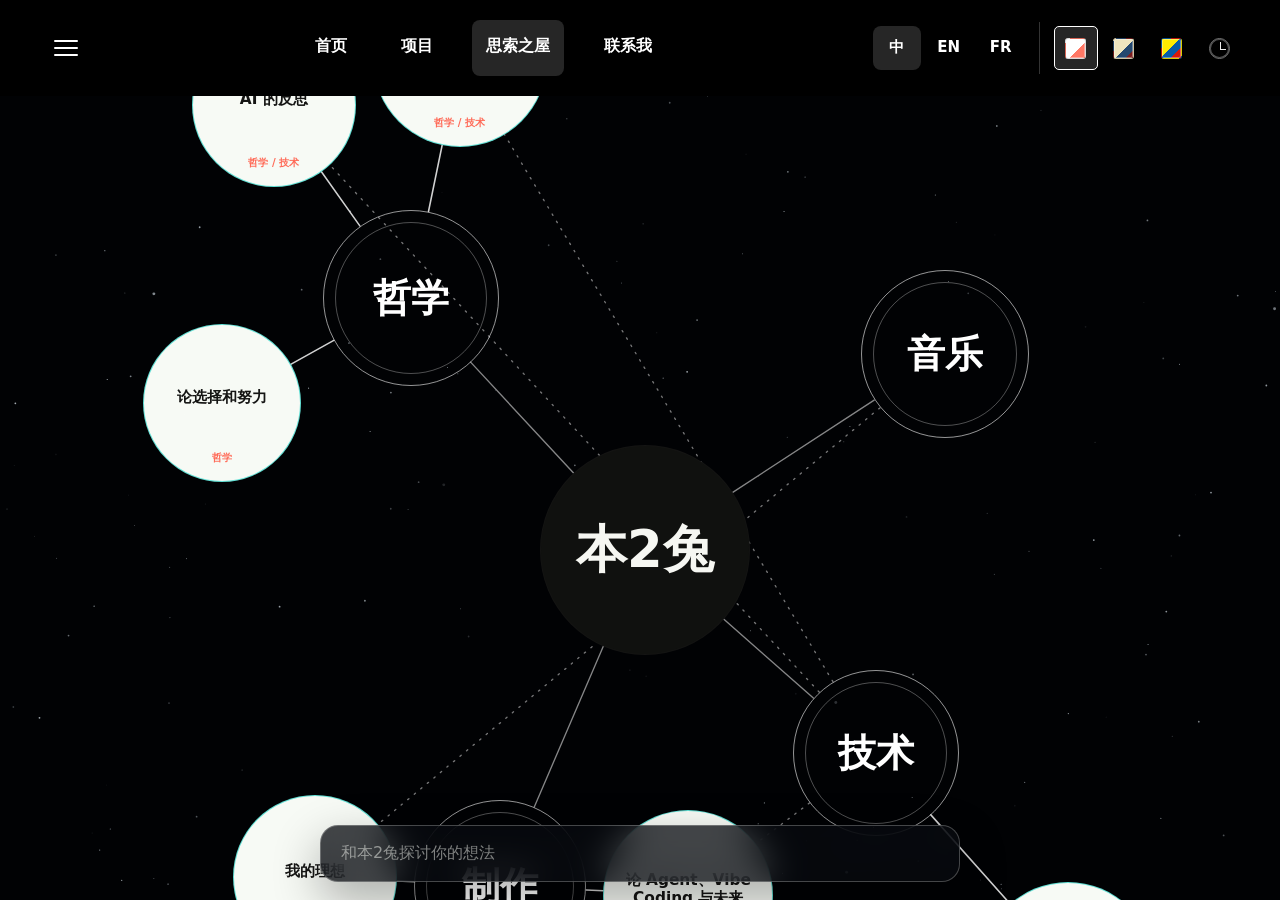
<file: blog.html>
<!doctype html>
<html lang="zh-CN">
  <head>
    <meta charset="utf-8">
    <meta name="viewport" content="width=device-width, initial-scale=1">
    <meta name="description" content="思索之屋：本2兔用哲学、音乐、制作和技术连接文章、类别与彼此的想法。">
    <meta name="author" content="Bentootoo">
    <meta name="robots" content="index, follow">
    <link rel="canonical" href="https://bentootoo.github.io/blog.html">
    <link rel="icon" type="image/png" href="assets/cow.png">
    <meta property="og:type" content="website">
    <meta property="og:site_name" content="Bentootoo">
    <meta property="og:title" content="House of Reflection | Bentootoo">
    <meta property="og:description" content="The House of Reflection connects Bentootoo's essays and readers' ideas through philosophy, music, making, and technology.">
    <meta property="og:url" content="https://bentootoo.github.io/blog.html">
    <meta property="og:image" content="https://bentootoo.github.io/assets/bentootoo-social-preview-20261027.png">
    <meta property="og:locale" content="en_US">
    <meta name="twitter:card" content="summary_large_image">
    <meta name="twitter:title" content="House of Reflection | Bentootoo">
    <meta name="twitter:description" content="The House of Reflection connects Bentootoo's essays and readers' ideas through philosophy, music, making, and technology.">
    <meta name="twitter:image" content="https://bentootoo.github.io/assets/bentootoo-social-preview-20261027.png">
    <meta name="theme-color" content="#f6f7f2">
    <title>思索之屋 | 本2兔</title>
    <meta name="feedback-endpoint" content="https://formsubmit.co/ajax/beisong.lyu@gmail.com">
    <link rel="stylesheet" href="styles.css?v=cosmos26">
    <link rel="stylesheet" href="devlog.css?v=present-20261015">
    <link rel="stylesheet" href="home-themes.css?v=present-20261015">
    <link rel="stylesheet" href="site-nav.css?v=2">
    <script src="site-themes.js?v=present-20261015" defer></script>
    <link rel="stylesheet" href="be-present-theme.css?v=present-20261015-2">
  </head>
  <body class="blog-map-body">
    <div class="page-progress" aria-hidden="true"></div>

    <header class="site-header">
      <div class="more-menu">
        <button class="more-toggle" type="button" aria-expanded="false" aria-controls="moreDropdown" aria-label="More" data-i18n-aria="more.menuLabel">
          <span></span>
          <span></span>
          <span></span>
        </button>
        <div class="more-dropdown" id="moreDropdown">
          <div class="donate-menu">
            <button class="donate-trigger" type="button" aria-haspopup="true" aria-expanded="false" aria-controls="donateSubmenu" data-i18n="more.donate">捐助我</button>
            <div class="donate-submenu" id="donateSubmenu" role="menu" aria-label="Support links">
              <a href="https://onlyfans.com/bentootoo" target="_blank" rel="me noreferrer" role="menuitem">
                <span>OnlyFans</span>
                <small data-i18n="donate.onlyfansRegion">（全球）</small>
              </a>
              <a href="https://afdian.com/a/bentootoo" target="_blank" rel="me noreferrer" role="menuitem">
                <span>爱发电</span>
                <small data-i18n="donate.afdianRegion">（中国）</small>
              </a>
            </div>
          </div>
          <a href="#devlog" data-i18n="more.devlog">开发日志</a>
        </div>
      </div>

      <nav class="site-nav" aria-label="Primary navigation">
        <a href="index.html#top" data-i18n="nav.home">首页</a>
        <a href="projects.html" data-i18n="nav.projects">项目</a>
        <a href="blog.html" aria-current="page" data-i18n="nav.blog">思索之屋</a>
        <a href="contact.html" data-i18n="nav.contact">联系我</a>
      </nav>

      <div class="language-switch" aria-label="Language selector">
        <button class="lang-button is-active" type="button" data-lang="zh">中</button>
        <button class="lang-button" type="button" data-lang="en">EN</button>
        <button class="lang-button" type="button" data-lang="fr">FR</button>
      </div>
    </header>

    <main id="top" class="blog-map-main">
      <section class="blog-map-section section-panel">
        <canvas id="blogStarCanvas" aria-hidden="true"></canvas>

        <div class="blog-map-board" id="blogMap" data-reveal aria-label="思索之屋文章思维导图">
          <svg class="map-lines" aria-hidden="true"></svg>

          <div class="map-node-layer" id="blogMapNodes"></div>
        </div>
      </section>
    </main>

    <div class="article-reader" id="articleReader" aria-hidden="true"></div>

    <aside class="thought-dock" id="thoughtDock" aria-label="和本2兔探讨你的想法">
      <button class="thought-invitation" id="thoughtInvitation" type="button" aria-expanded="false" aria-controls="thoughtPanel">
        <span data-thought-text="invitation">和本2兔探讨你的想法</span>
      </button>

      <section class="thought-panel" id="thoughtPanel" aria-hidden="true" inert>
        <div class="thought-panel-head">
          <button class="thought-close" id="thoughtClose" type="button" aria-label="关闭">×</button>
        </div>

        <form class="thought-form" id="thoughtForm">
          <label class="thought-field thought-field-message">
            <span data-thought-text="messageLabel">你的想法</span>
            <textarea name="message" rows="6" required maxlength="4000" placeholder="写下此刻让你停留的念头……" data-thought-placeholder="messagePlaceholder"></textarea>
          </label>

          <fieldset class="thought-articles">
            <legend data-thought-text="articlesLegend">哪些文章引发了你的思考？</legend>
            <div class="thought-article-list" id="thoughtArticleList"></div>
          </fieldset>

          <fieldset class="thought-identity">
            <legend data-thought-text="identityLegend">如何称呼你？</legend>
            <div class="thought-identity-options">
              <label>
                <input type="radio" name="identity_mode" value="nickname" checked>
                <span data-thought-text="nicknameChoice">留下昵称</span>
              </label>
              <label>
                <input type="radio" name="identity_mode" value="anonymous">
                <span data-thought-text="anonymousChoice">匿名</span>
              </label>
            </div>
            <label class="thought-nickname" id="thoughtNicknameField">
              <span class="sr-only" data-thought-text="nicknameLabel">昵称</span>
              <input type="text" name="nickname" maxlength="60" placeholder="你的昵称" data-thought-placeholder="nicknamePlaceholder">
            </label>
          </fieldset>

          <input class="thought-honeypot" type="text" name="website" tabindex="-1" autocomplete="off" aria-hidden="true">
          <p class="thought-status" id="thoughtStatus" role="status" aria-live="polite"></p>
          <button class="thought-submit" type="submit" data-thought-text="submit">发送</button>
        </form>
      </section>
    </aside>

    <div class="thought-backdrop" id="thoughtBackdrop" aria-hidden="true"></div>

    <a class="back-to-top" href="#top" aria-label="Back to top" data-i18n-aria="contact.backTop">↑</a>

    <footer class="site-footer">
      <span>© <span id="year">2026</span> <span data-i18n="name.display">本2兔</span> · All rights reserved.</span>
    </footer>

    <script src="app.js?v=cosmos22" defer></script>
    <script src="devlog.js?v=project-layout-20261027" defer></script>
    <script src="blog-tutorial.js?v=2" defer></script>
    <script src="blog-map.js?v=blog-map27" defer></script>
    <script src="feedback.js?v=thought-house3" defer></script>
  </body>
</html>
</file>
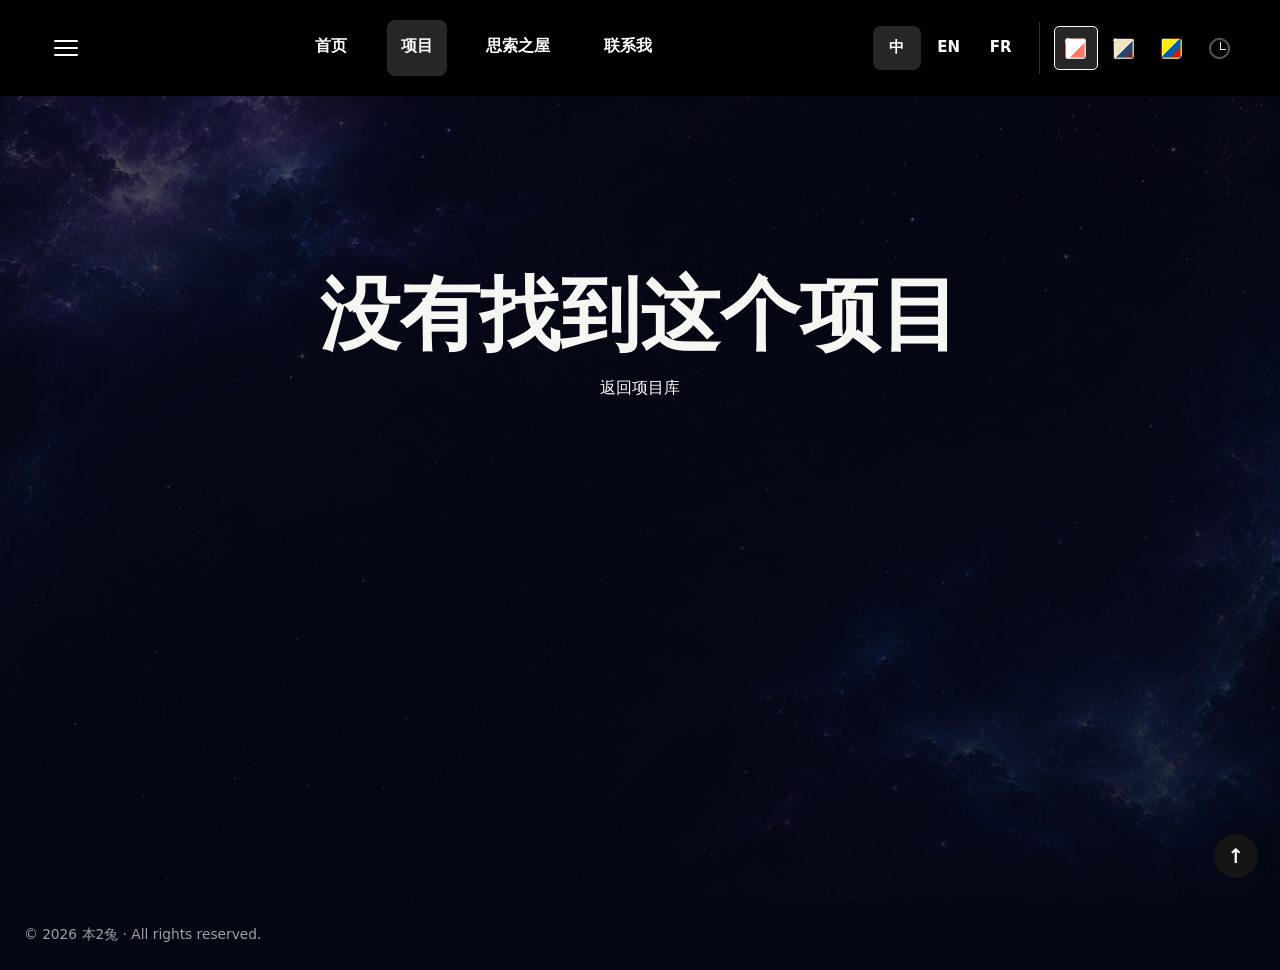
<file: project.html>
<!doctype html>
<html lang="zh-CN">
  <head>
    <meta charset="utf-8">
    <meta name="viewport" content="width=device-width, initial-scale=1">
    <meta name="description" content="本2兔项目保存库中的项目详情。">
    <meta name="author" content="Bentootoo">
    <meta name="robots" content="index, follow">
    <link rel="icon" type="image/png" href="assets/cow.png">
    <meta name="theme-color" content="#050817">
    <meta name="feedback-endpoint" content="https://formsubmit.co/ajax/beisong.lyu@gmail.com">
    <title>项目详情 | 本2兔</title>
    <link rel="preload" as="image" href="assets/cosmic-background.png">
    <link rel="stylesheet" href="styles.css?v=cosmos26">
    <link rel="stylesheet" href="projects.css?v=project-layout-20261027">
    <link rel="stylesheet" href="devlog.css?v=present-20261015">
    <link rel="stylesheet" href="home-themes.css?v=present-20261015">
    <link rel="stylesheet" href="site-nav.css?v=2">
    <script src="site-themes.js?v=present-20261015" defer></script>
    <link rel="stylesheet" href="be-present-theme.css?v=present-20261015-2">
  </head>
  <body class="project-library-body project-page-body">
    <div class="page-progress" aria-hidden="true"></div>

    <header class="site-header">
      <div class="more-menu">
        <button class="more-toggle" type="button" aria-expanded="false" aria-controls="moreDropdown" aria-label="More" data-i18n-aria="more.menuLabel">
          <span></span>
          <span></span>
          <span></span>
        </button>
        <div class="more-dropdown" id="moreDropdown">
          <div class="donate-menu">
            <button class="donate-trigger" type="button" aria-haspopup="true" aria-expanded="false" aria-controls="donateSubmenu" data-i18n="more.donate">捐助我</button>
            <div class="donate-submenu" id="donateSubmenu" role="menu" aria-label="Support links">
              <a href="https://onlyfans.com/bentootoo" target="_blank" rel="me noreferrer" role="menuitem">
                <span>OnlyFans</span>
                <small data-i18n="donate.onlyfansRegion">（全球）</small>
              </a>
              <a href="https://afdian.com/a/bentootoo" target="_blank" rel="me noreferrer" role="menuitem">
                <span>爱发电</span>
                <small data-i18n="donate.afdianRegion">（中国）</small>
              </a>
            </div>
          </div>
          <a href="#devlog" data-i18n="more.devlog">开发日志</a>
        </div>
      </div>

      <nav class="site-nav" aria-label="Primary navigation">
        <a href="index.html#top" data-i18n="nav.home">首页</a>
        <a href="projects.html" aria-current="page" data-i18n="nav.projects">项目</a>
        <a href="blog.html" data-i18n="nav.blog">思索之屋</a>
        <a href="contact.html" data-i18n="nav.contact">联系我</a>
      </nav>

      <div class="language-switch" aria-label="Language selector">
        <button class="lang-button is-active" type="button" data-lang="zh">中</button>
        <button class="lang-button" type="button" data-lang="en">EN</button>
        <button class="lang-button" type="button" data-lang="fr">FR</button>
      </div>
    </header>

    <main id="top" class="project-page" data-project-detail-page>
      <article class="project-detail project-page-shell">
        <div class="project-detail-content">
          <h1 id="projectDialogTitle"></h1>
          <div class="project-detail-meta">
            <div><span data-project-text="created">创立日期</span><strong id="projectDialogCreated"></strong></div>
            <div><span data-project-text="updated">最近更新</span><strong id="projectDialogUpdated"></strong></div>
          </div>

          <section class="project-detail-section">
            <h2 data-project-text="about">简介</h2>
            <p id="projectDialogDescription"></p>
          </section>
          <div class="project-page-cover" id="projectDialogCover" hidden></div>
          <section class="project-detail-section" id="projectUpdates">
            <h2 data-project-text="latestLog">最近更新</h2>
            <ul class="project-update-list" id="projectDialogLog"></ul>
          </section>
          <section class="project-detail-section project-team-section">
            <h2 data-project-text="team">团队成员</h2>
            <ul class="project-team-list" id="projectTeamList"></ul>
          </section>

          <div class="project-primary-actions">
            <a class="project-action project-action--visit" id="projectDialogLink" href="#" target="_blank" rel="noopener noreferrer"><span data-project-text="play">开始游戏</span></a>
            <span class="project-action-divider" aria-hidden="true"></span>
            <button class="project-action project-action--updates" id="projectUpdatesToggle" type="button" aria-expanded="false" aria-controls="projectHistory"><span data-project-text="updateLog">更新日志</span></button>
          </div>

          <section class="project-update-history" id="projectHistory" hidden>
            <h2 data-project-text="updateLog">更新日志</h2>
            <div class="project-history-list" id="projectHistoryList"></div>
          </section>

          <section class="project-comments" aria-labelledby="commentsHeading">
            <div class="project-comments-head">
              <h2 id="commentsHeading" data-project-text="comments">评论区</h2>
            </div>
            <div class="published-comments" id="publishedComments"></div>
            <form class="project-comment-form" id="projectCommentForm">
              <label>
                <span data-project-text="messageLabel">评论</span>
                <textarea name="message" rows="4" maxlength="2000" required placeholder="写下你对这个项目的想法……" data-project-placeholder="messagePlaceholder"></textarea>
              </label>
              <div class="project-comment-row">
                <label>
                  <span data-project-text="nicknameLabel">昵称</span>
                  <input name="nickname" type="text" maxlength="60" placeholder="可以留空" data-project-placeholder="nicknamePlaceholder">
                </label>
                <button type="submit" data-project-text="submit">寄给本2兔</button>
              </div>
              <input class="thought-honeypot" type="text" name="website" tabindex="-1" autocomplete="off" aria-hidden="true">
              <p class="project-comment-status" id="projectCommentStatus" role="status" aria-live="polite"></p>
            </form>
          </section>
        </div>
      </article>
      <section class="project-not-found" id="projectNotFound" hidden>
        <h1 data-project-text="notFound">没有找到这个项目</h1>
        <a href="projects.html" data-project-text="backToLibrary">返回项目库</a>
      </section>
    </main>

    <a class="back-to-top" href="#top" aria-label="回到顶部" data-i18n-aria="contact.backTop">↑</a>
    <footer class="site-footer">
      <span>© <span id="year">2026</span> <span data-i18n="name.display">本2兔</span> · All rights reserved.</span>
    </footer>

    <script src="app.js?v=cosmos22" defer></script>
    <script src="devlog.js?v=project-layout-20261027" defer></script>
    <script src="projects.js?v=project-layout-20261027" defer></script>
  </body>
</html>
</file>
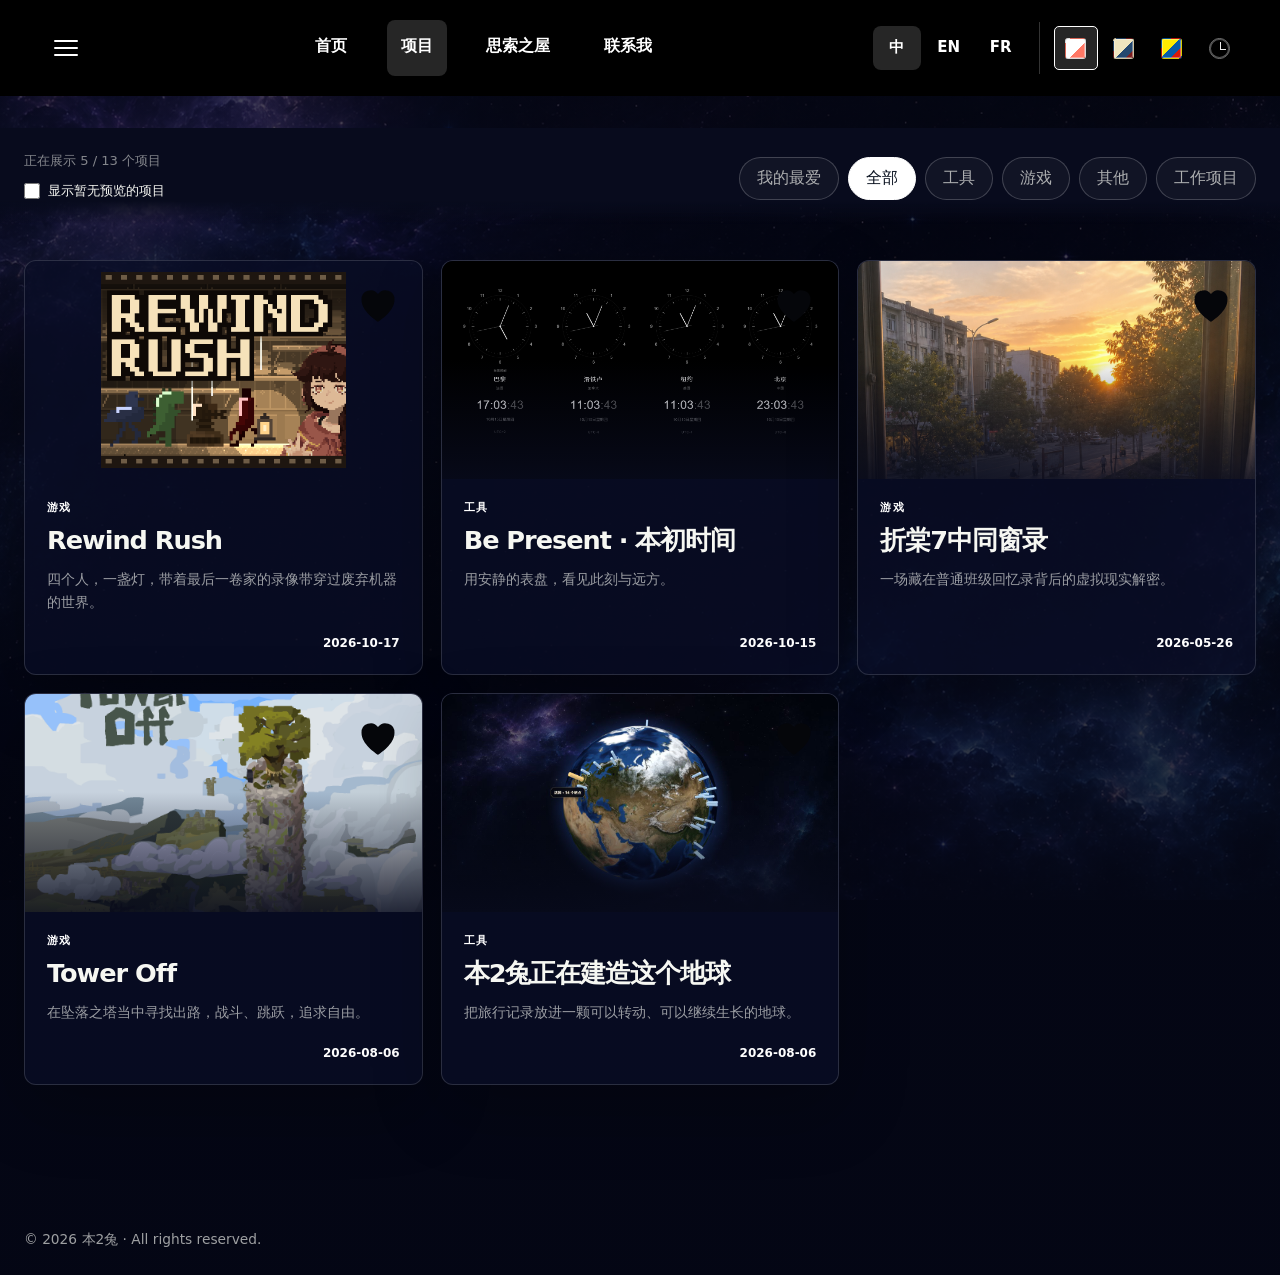
<file: projects.html>
<!doctype html>
<html lang="zh-CN">
  <head>
    <meta charset="utf-8">
    <meta name="viewport" content="width=device-width, initial-scale=1">
    <meta name="description" content="本2兔的项目保存库：工具、游戏和其他个人或团队项目。">
    <meta name="author" content="Bentootoo">
    <meta name="robots" content="index, follow">
    <link rel="canonical" href="https://bentootoo.github.io/projects.html">
    <link rel="icon" type="image/png" href="assets/cow.png">
    <meta property="og:type" content="website">
    <meta property="og:site_name" content="Bentootoo">
    <meta property="og:title" content="Projects | Bentootoo">
    <meta property="og:description" content="Explore every personal and team project Bentootoo has made so far.">
    <meta property="og:url" content="https://bentootoo.github.io/projects.html">
    <meta property="og:image" content="https://bentootoo.github.io/assets/project-classroom-credit.png">
    <meta property="og:locale" content="en_US">
    <meta name="twitter:card" content="summary_large_image">
    <meta name="twitter:title" content="Projects | Bentootoo">
    <meta name="twitter:description" content="Explore every personal and team project Bentootoo has made so far.">
    <meta name="twitter:image" content="https://bentootoo.github.io/assets/project-classroom-credit.png">
    <meta name="theme-color" content="#050817">
    <meta name="feedback-endpoint" content="https://formsubmit.co/ajax/beisong.lyu@gmail.com">
    <title>项目保存库 | 本2兔</title>
    <link rel="preload" as="image" href="assets/cosmic-background.png">
    <link rel="stylesheet" href="styles.css?v=cosmos26">
    <link rel="stylesheet" href="projects.css?v=project-layout-20261027">
    <link rel="stylesheet" href="devlog.css?v=present-20261015">
    <link rel="stylesheet" href="home-themes.css?v=present-20261015">
    <link rel="stylesheet" href="site-nav.css?v=2">
    <script src="site-themes.js?v=present-20261015" defer></script>
    <link rel="stylesheet" href="be-present-theme.css?v=present-20261015-2">
  </head>
  <body class="project-library-body">
    <div class="page-progress" aria-hidden="true"></div>

    <header class="site-header">
      <div class="more-menu">
        <button class="more-toggle" type="button" aria-expanded="false" aria-controls="moreDropdown" aria-label="更多" data-i18n-aria="more.menuLabel">
          <span></span><span></span><span></span>
        </button>
        <div class="more-dropdown" id="moreDropdown">
          <div class="donate-menu">
            <button class="donate-trigger" type="button" aria-haspopup="true" aria-expanded="false" aria-controls="donateSubmenu" data-i18n="more.donate">捐助我</button>
            <div class="donate-submenu" id="donateSubmenu" role="menu" aria-label="Support links">
              <a href="https://onlyfans.com/bentootoo" target="_blank" rel="me noreferrer" role="menuitem"><span>OnlyFans</span><small data-i18n="donate.onlyfansRegion">（全球）</small></a>
              <a href="https://afdian.com/a/bentootoo" target="_blank" rel="me noreferrer" role="menuitem"><span>爱发电</span><small data-i18n="donate.afdianRegion">（中国）</small></a>
            </div>
          </div>
          <a href="#devlog" data-i18n="more.devlog">开发日志</a>
        </div>
      </div>

      <nav class="site-nav" aria-label="Primary navigation">
        <a href="index.html#top" data-i18n="nav.home">首页</a>
        <a href="projects.html" aria-current="page" data-i18n="nav.projects">项目</a>
        <a href="blog.html" data-i18n="nav.blog">思索之屋</a>
        <a href="contact.html" data-i18n="nav.contact">联系我</a>
      </nav>

      <div class="language-switch" aria-label="Language selector">
        <button class="lang-button is-active" type="button" data-lang="zh">中</button>
        <button class="lang-button" type="button" data-lang="en">EN</button>
        <button class="lang-button" type="button" data-lang="fr">FR</button>
      </div>
    </header>

    <main id="top" class="project-library-main">
      <section class="project-library-section" aria-label="项目保存库" data-project-aria="libraryLabel">
        <div class="project-library-shell">
          <div class="archive-toolbar">
            <div class="archive-display-options">
              <p class="archive-count" id="archiveCount" aria-live="polite"></p>
              <label class="archive-preview-toggle"><input id="showUnpreviewedProjects" type="checkbox"><span data-project-text="showUnpreviewed">显示暂无预览的项目</span></label>
            </div>
            <div class="archive-filters" role="group" aria-label="项目分类" data-project-aria="filtersLabel">
              <button class="archive-filter" type="button" data-filter="favorite" data-project-text="filterFavorites">我的最爱</button>
              <button class="archive-filter is-active" type="button" data-filter="all" data-project-text="filterAll">全部</button>
              <button class="archive-filter" type="button" data-filter="tool" data-project-text="filterTools">工具</button>
              <button class="archive-filter" type="button" data-filter="game" aria-expanded="false" aria-controls="gameFilters" data-project-text="filterGames">游戏</button>
              <button class="archive-filter" type="button" data-filter="other" data-project-text="filterOther">其他</button>
              <button class="archive-filter" type="button" data-filter="work" data-project-text="filterWork">工作项目</button>
            </div>
          </div>

          <aside class="archive-game-filters" id="gameFilters" aria-labelledby="gameFiltersTitle" aria-hidden="true" inert>
            <div class="game-filter-header">
              <h2 id="gameFiltersTitle" data-project-text="gameFiltersTitle">游戏筛选</h2>
              <button class="game-filter-close" type="button" data-project-aria="closeFilters" aria-label="关闭筛选">×</button>
            </div>
            <h3 class="game-filter-heading" data-project-text="gameGenresLabel">筛选游戏类型</h3>
            <div class="game-genre-options" role="group" aria-label="筛选游戏类型" data-project-aria="gameGenresLabel">
              <button class="game-genre-filter is-active" type="button" data-filter-group="genre" data-filter-value="action" aria-pressed="true" data-project-text="genreAction">动作</button>
              <button class="game-genre-filter is-active" type="button" data-filter-group="genre" data-filter-value="puzzle" aria-pressed="true" data-project-text="genrePuzzle">解密</button>
              <button class="game-genre-filter is-active" type="button" data-filter-group="genre" data-filter-value="text" aria-pressed="true" data-project-text="genreText">文字</button>
              <button class="game-genre-filter is-active" type="button" data-filter-group="genre" data-filter-value="adventure" aria-pressed="true" data-project-text="genreAdventure">冒险</button>
              <button class="game-genre-filter is-active" type="button" data-filter-group="genre" data-filter-value="horror" aria-pressed="true" data-project-text="genreHorror">恐怖</button>
              <button class="game-genre-filter is-active" type="button" data-filter-group="genre" data-filter-value="idle" aria-pressed="true" data-project-text="genreIdle">放置</button>
              <button class="game-genre-filter is-active" type="button" data-filter-group="genre" data-filter-value="story" aria-pressed="true" data-project-text="genreStory">剧情</button>
            </div>
            <div class="game-filter-actions">
              <button type="button" data-select-all="genre" data-project-text="selectAll">全选</button>
              <button type="button" data-clear-all="genre" data-project-text="clearAll">清除</button>
            </div>
            <h3 class="game-filter-heading" data-project-text="artStylesLabel">美术风格</h3>
            <div class="game-genre-options" role="group" data-project-aria="artStylesLabel" aria-label="美术风格">
              <button class="game-genre-filter is-active" type="button" data-filter-group="artStyle" data-filter-value="2d" aria-pressed="true" data-project-text="art2d">2D</button>
              <button class="game-genre-filter is-active" type="button" data-filter-group="artStyle" data-filter-value="pixel" aria-pressed="true" data-project-text="artPixel">像素</button>
              <button class="game-genre-filter is-active" type="button" data-filter-group="artStyle" data-filter-value="3d" aria-pressed="true" data-project-text="art3d">3D</button>
            </div>
            <div class="game-filter-actions">
              <button type="button" data-select-all="artStyle" data-project-text="selectAll">全选</button>
              <button type="button" data-clear-all="artStyle" data-project-text="clearAll">清除</button>
            </div>
            <h3 class="game-filter-heading" data-project-text="progressLabel">进度</h3>
            <div class="game-genre-options" role="group" data-project-aria="progressLabel" aria-label="进度">
              <button class="game-genre-filter is-active" type="button" data-filter-group="progress" data-filter-value="release" aria-pressed="true" data-project-text="progressRelease">正式版</button>
              <button class="game-genre-filter is-active" type="button" data-filter-group="progress" data-filter-value="beta" aria-pressed="true" data-project-text="progressBeta">测试版</button>
              <button class="game-genre-filter is-active" type="button" data-filter-group="progress" data-filter-value="development" aria-pressed="true" data-project-text="progressDevelopment">正在开发</button>
            </div>
            <div class="game-filter-actions">
              <button type="button" data-select-all="progress" data-project-text="selectAll">全选</button>
              <button type="button" data-clear-all="progress" data-project-text="clearAll">清除</button>
            </div>
          </aside>

          <div class="archive-grid" id="archiveGrid"></div>
          <p class="archive-empty" id="archiveEmpty" hidden data-project-text="empty">这个分类里暂时还没有项目。</p>
        </div>
      </section>
    </main>

    <a class="back-to-top" href="#top" aria-label="回到顶部" data-i18n-aria="contact.backTop">↑</a>
    <footer class="site-footer">
      <span>© <span id="year">2026</span> <span data-i18n="name.display">本2兔</span> · All rights reserved.</span>
    </footer>

    <script src="app.js?v=cosmos22" defer></script>
    <script src="devlog.js?v=project-layout-20261027" defer></script>
    <script src="projects.js?v=project-layout-20261027" defer></script>
  </body>
</html>
</file>
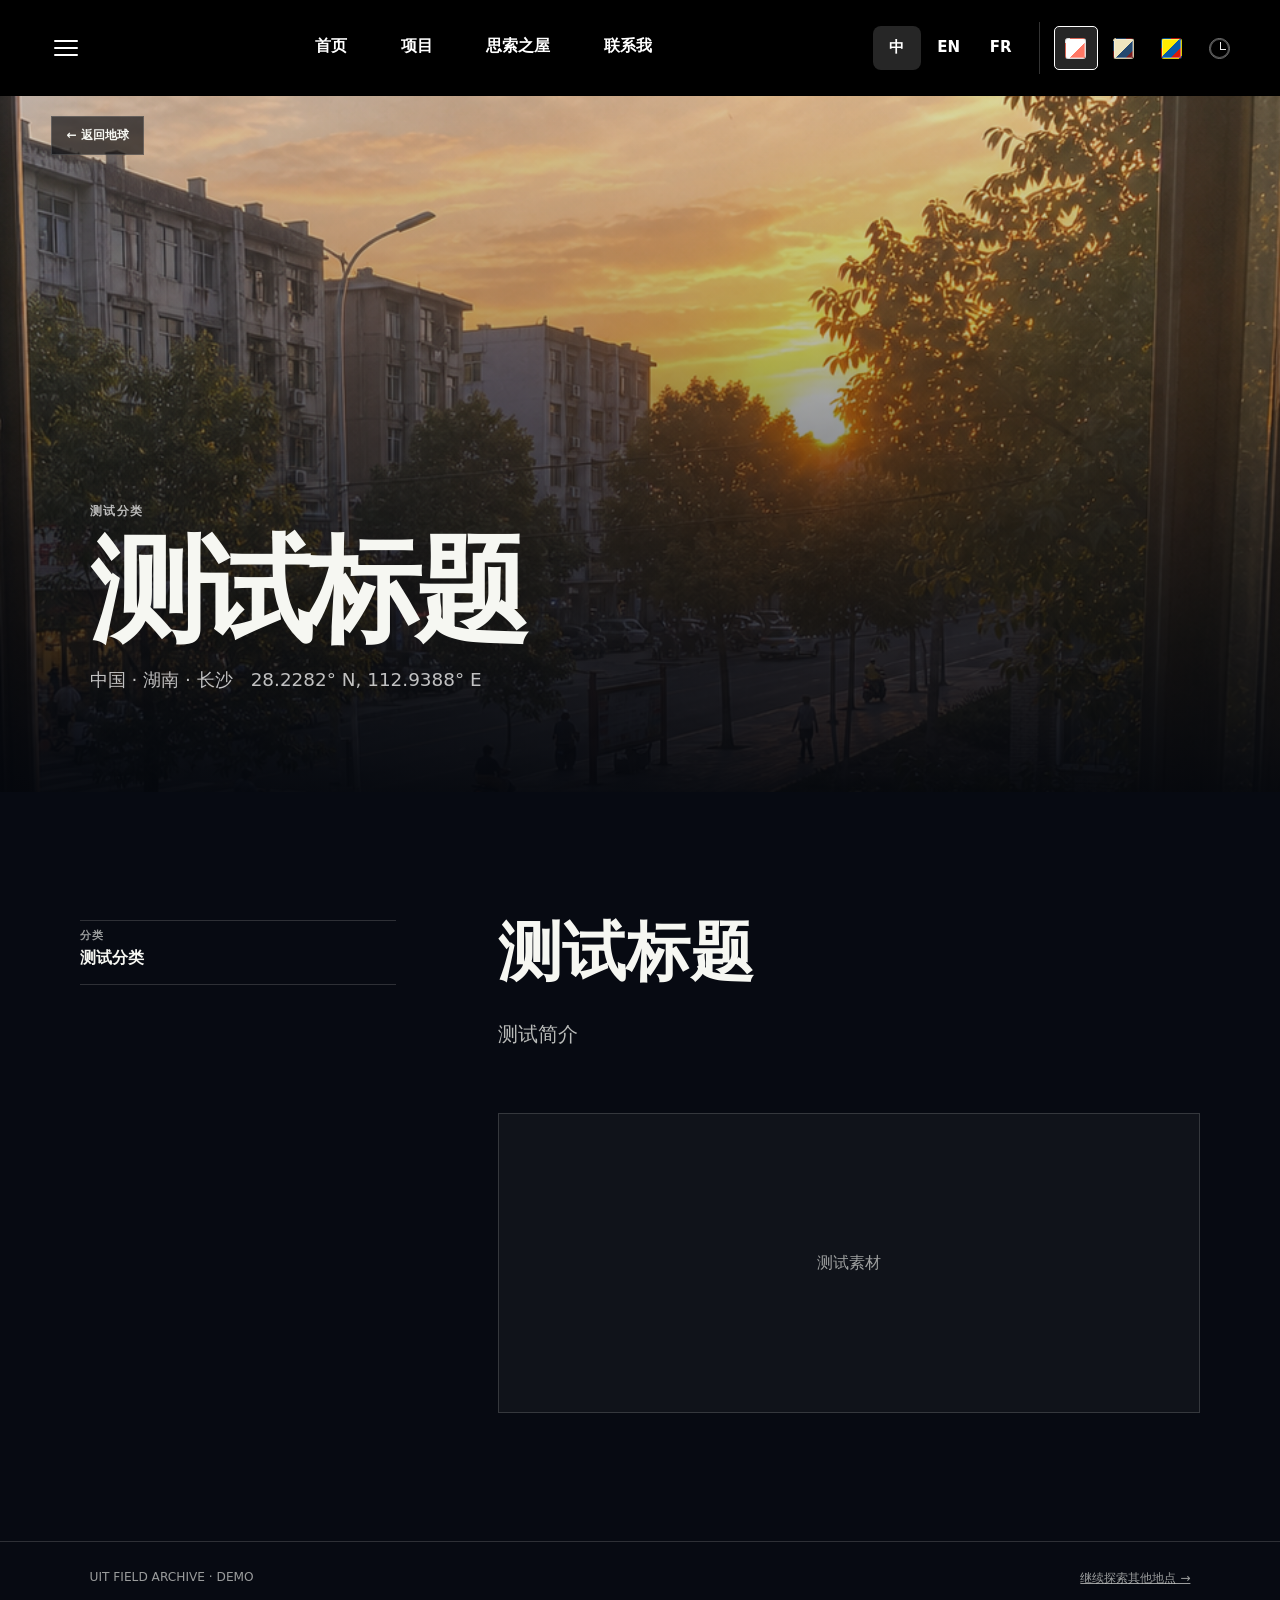
<file: reports/changsha-campus-memory.html>
<!doctype html>
<html lang="zh-CN">
  <head>
    <meta charset="utf-8">
    <meta name="viewport" content="width=device-width, initial-scale=1">
    <meta name="robots" content="noindex, nofollow">
    <title>测试标题 · UIT Field Archive</title>
    <link rel="stylesheet" href="field-report.css?v=demo1">
    <link rel="stylesheet" href="../home-themes.css?v=present-20261015">
    <link rel="stylesheet" href="../site-nav.css?v=2">
    <link rel="stylesheet" href="../devlog.css?v=present-20261015">
    <script src="../site-navigation.js?v=1" defer></script>
    <script src="../site-themes.js?v=present-20261015" defer></script>
  <link rel="stylesheet" href="../be-present-theme.css?v=present-20261015-2">
</head>
  <body>
    <header class="site-header">
      <div class="more-menu">
        <button class="more-toggle" type="button" aria-expanded="false" aria-controls="moreDropdown" aria-label="More" data-site-nav-aria="more.menuLabel">
          <span></span>
          <span></span>
          <span></span>
        </button>
        <div class="more-dropdown" id="moreDropdown">
          <div class="donate-menu">
            <button class="donate-trigger" type="button" aria-haspopup="true" aria-expanded="false" aria-controls="donateSubmenu" data-site-nav-text="more.donate">捐助我</button>
            <div class="donate-submenu" id="donateSubmenu" role="menu" aria-label="Support links">
              <a href="https://onlyfans.com/bentootoo" target="_blank" rel="me noreferrer" role="menuitem">
                <span>OnlyFans</span>
                <small data-site-nav-text="donate.onlyfansRegion">（全球）</small>
              </a>
              <a href="https://afdian.com/a/bentootoo" target="_blank" rel="me noreferrer" role="menuitem">
                <span>爱发电</span>
                <small data-site-nav-text="donate.afdianRegion">（中国）</small>
              </a>
            </div>
          </div>
          <a href="../index.html#blog" data-site-nav-text="more.devlog" data-i18n="more.devlog">开发日志</a>
        </div>
      </div>

      <nav class="site-nav" aria-label="Primary navigation">
        <a href="../index.html#top" data-site-nav-text="nav.home">首页</a>
        <a href="../projects.html" data-site-nav-text="nav.projects">项目</a>
        <a href="../blog.html" data-site-nav-text="nav.blog">思索之屋</a>
        <a href="../contact.html" data-site-nav-text="nav.contact">联系我</a>
      </nav>

      <div class="header-controls">
        <div class="language-switch" aria-label="Language selector">
          <button class="lang-button is-active" type="button" data-lang="zh">中</button>
          <button class="lang-button" type="button" data-lang="en">EN</button>
          <button class="lang-button" type="button" data-lang="fr">FR</button>
        </div>

        <div class="home-theme-switch" role="group" aria-label="主页主题" data-site-nav-aria="theme.label">
          <button class="home-theme-swatch is-active" type="button" data-home-theme-value="refined" aria-pressed="true" aria-label="新版默认" data-site-nav-aria="theme.refined" title="新版默认">
            <span class="home-theme-color home-theme-color--refined" aria-hidden="true"></span>
          </button>
          <button class="home-theme-swatch" type="button" data-home-theme-value="yearbook" aria-pressed="false" aria-label="同窗录主页" data-site-nav-aria="theme.yearbook" title="同窗录主页">
            <span class="home-theme-color home-theme-color--yearbook" aria-hidden="true"></span>
          </button>
          <button class="home-theme-swatch" type="button" data-home-theme-value="pancake" aria-pressed="false" aria-label="煎饼控制" data-site-nav-aria="theme.pancake" title="煎饼控制">
            <span class="home-theme-color home-theme-color--pancake" aria-hidden="true"></span>
          </button>
        </div>
      </div>
    </header>
    <a class="report-back" href="../uit_prepare.html" data-report-back>← 返回地球</a>
    <header class="report-hero">
      <img src="../assets/project-classroom-credit.png" alt="夕阳下的校园周边街区">
      <div class="report-hero-copy">
        <p class="report-kicker">测试分类</p>
        <h1>测试标题</h1>
        <p class="report-location">中国 · 湖南 · 长沙　28.2282° N, 112.9388° E</p>
      </div>
    </header>
    <main class="report-body">
      <aside class="report-facts">
        <div><span>分类</span><strong>测试分类</strong></div>
      </aside>
      <article class="report-copy">
        <h2>测试标题</h2>
        <p>测试简介</p>
        <div class="media-placeholder">测试素材</div>
      </article>
    </main>
    <footer class="report-footer"><span>UIT FIELD ARCHIVE · DEMO</span><a href="../uit_prepare.html">继续探索其他地点 →</a></footer>
  <script src="../devlog.js?v=project-layout-20261027" defer></script>
  </body>
</html>
</file>
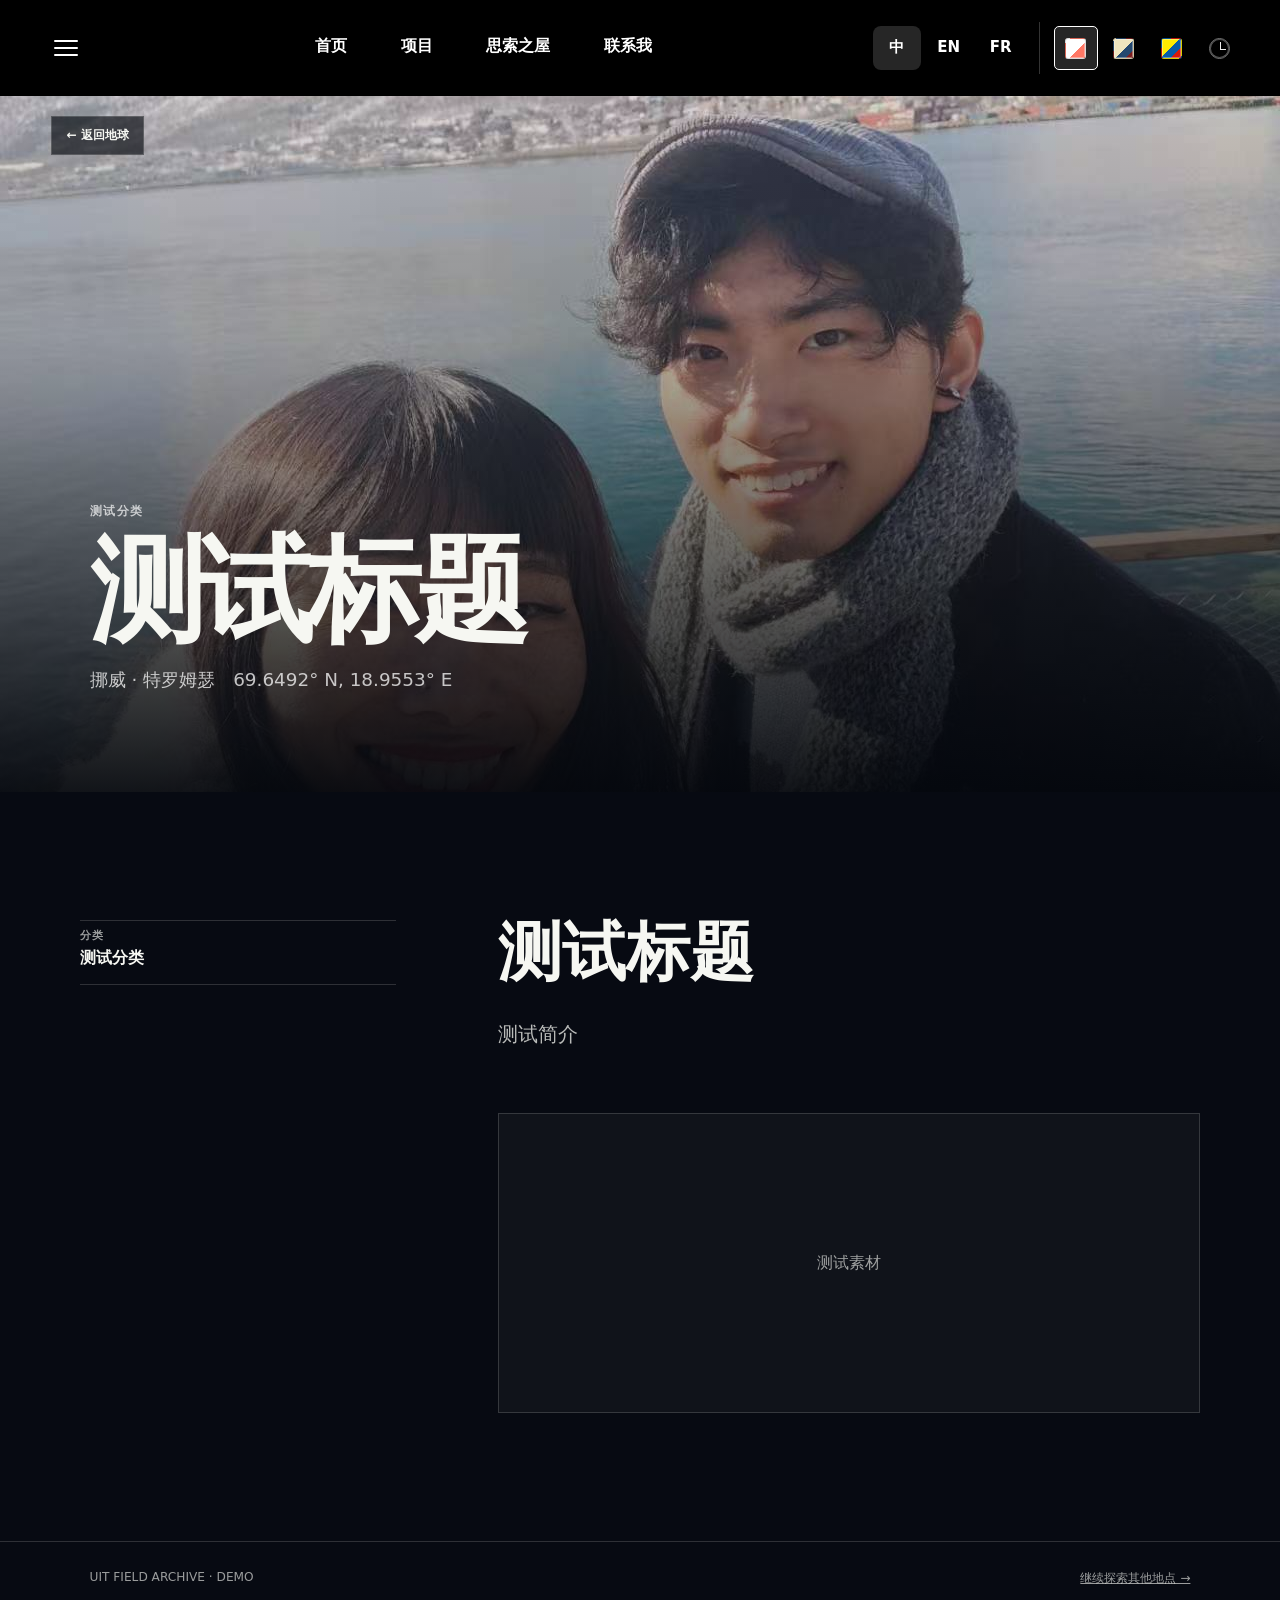
<file: reports/tromso-winter-notes.html>
<!doctype html>
<html lang="zh-CN">
  <head>
    <meta charset="utf-8">
    <meta name="viewport" content="width=device-width, initial-scale=1">
    <meta name="robots" content="noindex, nofollow">
    <title>测试标题 · UIT Field Archive</title>
    <link rel="stylesheet" href="field-report.css?v=demo1">
    <link rel="stylesheet" href="../home-themes.css?v=present-20261015">
    <link rel="stylesheet" href="../site-nav.css?v=2">
    <link rel="stylesheet" href="../devlog.css?v=present-20261015">
    <script src="../site-navigation.js?v=1" defer></script>
    <script src="../site-themes.js?v=present-20261015" defer></script>
  <link rel="stylesheet" href="../be-present-theme.css?v=present-20261015-2">
</head>
  <body>
    <header class="site-header">
      <div class="more-menu">
        <button class="more-toggle" type="button" aria-expanded="false" aria-controls="moreDropdown" aria-label="More" data-site-nav-aria="more.menuLabel">
          <span></span>
          <span></span>
          <span></span>
        </button>
        <div class="more-dropdown" id="moreDropdown">
          <div class="donate-menu">
            <button class="donate-trigger" type="button" aria-haspopup="true" aria-expanded="false" aria-controls="donateSubmenu" data-site-nav-text="more.donate">捐助我</button>
            <div class="donate-submenu" id="donateSubmenu" role="menu" aria-label="Support links">
              <a href="https://onlyfans.com/bentootoo" target="_blank" rel="me noreferrer" role="menuitem">
                <span>OnlyFans</span>
                <small data-site-nav-text="donate.onlyfansRegion">（全球）</small>
              </a>
              <a href="https://afdian.com/a/bentootoo" target="_blank" rel="me noreferrer" role="menuitem">
                <span>爱发电</span>
                <small data-site-nav-text="donate.afdianRegion">（中国）</small>
              </a>
            </div>
          </div>
          <a href="../index.html#blog" data-site-nav-text="more.devlog" data-i18n="more.devlog">开发日志</a>
        </div>
      </div>

      <nav class="site-nav" aria-label="Primary navigation">
        <a href="../index.html#top" data-site-nav-text="nav.home">首页</a>
        <a href="../projects.html" data-site-nav-text="nav.projects">项目</a>
        <a href="../blog.html" data-site-nav-text="nav.blog">思索之屋</a>
        <a href="../contact.html" data-site-nav-text="nav.contact">联系我</a>
      </nav>

      <div class="header-controls">
        <div class="language-switch" aria-label="Language selector">
          <button class="lang-button is-active" type="button" data-lang="zh">中</button>
          <button class="lang-button" type="button" data-lang="en">EN</button>
          <button class="lang-button" type="button" data-lang="fr">FR</button>
        </div>

        <div class="home-theme-switch" role="group" aria-label="主页主题" data-site-nav-aria="theme.label">
          <button class="home-theme-swatch is-active" type="button" data-home-theme-value="refined" aria-pressed="true" aria-label="新版默认" data-site-nav-aria="theme.refined" title="新版默认">
            <span class="home-theme-color home-theme-color--refined" aria-hidden="true"></span>
          </button>
          <button class="home-theme-swatch" type="button" data-home-theme-value="yearbook" aria-pressed="false" aria-label="同窗录主页" data-site-nav-aria="theme.yearbook" title="同窗录主页">
            <span class="home-theme-color home-theme-color--yearbook" aria-hidden="true"></span>
          </button>
          <button class="home-theme-swatch" type="button" data-home-theme-value="pancake" aria-pressed="false" aria-label="煎饼控制" data-site-nav-aria="theme.pancake" title="煎饼控制">
            <span class="home-theme-color home-theme-color--pancake" aria-hidden="true"></span>
          </button>
        </div>
      </div>
    </header>
    <a class="report-back" href="../uit_prepare.html" data-report-back>← 返回地球</a>
    <header class="report-hero">
      <img src="../assets/cool_dude.jpeg" alt="特罗姆瑟海湾与雪山前的合影">
      <div class="report-hero-copy">
        <p class="report-kicker">测试分类</p>
        <h1>测试标题</h1>
        <p class="report-location">挪威 · 特罗姆瑟　69.6492° N, 18.9553° E</p>
      </div>
    </header>
    <main class="report-body">
      <aside class="report-facts">
        <div><span>分类</span><strong>测试分类</strong></div>
      </aside>
      <article class="report-copy">
        <h2>测试标题</h2>
        <p>测试简介</p>
        <div class="media-placeholder">测试素材</div>
      </article>
    </main>
    <footer class="report-footer"><span>UIT FIELD ARCHIVE · DEMO</span><a href="../uit_prepare.html">继续探索其他地点 →</a></footer>
  <script src="../devlog.js?v=project-layout-20261027" defer></script>
  </body>
</html>
</file>
<file: styles.css>
:root {
  --ink: #151514;
  --ink-soft: #34342f;
  --paper: #f6f7f2;
  --paper-strong: #ffffff;
  --mist: #e7edf0;
  --line: rgba(21, 21, 20, 0.14);
  --dark: #10110f;
  --dark-2: #181b19;
  --cyan: #19d3c5;
  --coral: #ff6a57;
  --lime: #c8ff59;
  --violet: #7c67ff;
  --shadow: 0 24px 70px rgba(15, 18, 18, 0.16);
  --radius: 8px;
  --header-height: 78px;
  --progress: 0%;
}

body.home-page {
  --cyan: #ffffff;
  --lime: #ffffff;
}

* {
  box-sizing: border-box;
}
/* 彩蛋都被你找到了，你真棒 2/2 */
html {
  scroll-behavior: smooth;
}

body {
  margin: 0;
  color: var(--ink);
  background:
    linear-gradient(rgba(4, 6, 20, 0.54), rgba(4, 6, 20, 0.54)),
    url("assets/cosmic-background.png") center / cover fixed no-repeat,
    #050817;
  font-family: system-ui, -apple-system, BlinkMacSystemFont, "Segoe UI", "Microsoft YaHei", sans-serif;
  letter-spacing: 0;
  min-width: 320px;
}

a {
  color: inherit;
  text-decoration: none;
}

button,
a {
  -webkit-tap-highlight-color: transparent;
}

button {
  font: inherit;
}

.page-progress {
  position: fixed;
  inset: 0 auto auto 0;
  z-index: 80;
  width: var(--progress);
  height: 3px;
  background: #071a3d;
  transform-origin: left center;
}

.site-header {
  position: fixed;
  top: 18px;
  left: 50%;
  z-index: 70;
  display: grid;
  grid-template-columns: 1fr auto 1fr;
  align-items: center;
  gap: 24px;
  width: min(1120px, calc(100% - 32px));
  min-height: 58px;
  padding: 0;
  transform: translateX(-50%);
  transition: transform 260ms ease, opacity 260ms ease;
}

.site-header.is-hidden {
  opacity: 0;
  transform: translate(-50%, calc(-100% - 24px));
  pointer-events: none;
}

.more-menu {
  position: relative;
  grid-column: 1;
  justify-self: start;
}

.more-toggle {
  display: grid;
  align-content: center;
  gap: 5px;
  width: 48px;
  height: 48px;
  padding: 0 13px;
  border: 1px solid rgba(255, 255, 255, 0.2);
  border-radius: var(--radius);
  background: rgba(246, 247, 242, 0.78);
  box-shadow: 0 18px 55px rgba(16, 17, 15, 0.13);
  backdrop-filter: blur(18px);
  cursor: pointer;
}

.more-toggle span {
  display: block;
  width: 100%;
  height: 2px;
  background: var(--ink);
  border-radius: 999px;
  transition: transform 180ms ease, opacity 180ms ease;
}

.more-menu.is-open .more-toggle span:nth-child(1) {
  transform: translateY(7px) rotate(45deg);
}

.more-menu.is-open .more-toggle span:nth-child(2) {
  opacity: 0;
}

.more-menu.is-open .more-toggle span:nth-child(3) {
  transform: translateY(-7px) rotate(-45deg);
}

.more-dropdown {
  position: absolute;
  top: calc(100% + 10px);
  left: 0;
  display: grid;
  min-width: 150px;
  padding: 6px;
  border: 1px solid rgba(255, 255, 255, 0.2);
  border-radius: var(--radius);
  background: rgba(246, 247, 242, 0.9);
  box-shadow: 0 18px 55px rgba(16, 17, 15, 0.16);
  opacity: 0;
  pointer-events: none;
  transform: translateY(-6px);
  transition: opacity 180ms ease, transform 180ms ease;
  backdrop-filter: blur(18px);
}

.more-menu.is-open .more-dropdown {
  opacity: 1;
  pointer-events: auto;
  transform: translateY(0);
}

.more-dropdown a,
.donate-trigger {
  padding: 12px 12px;
  border: 0;
  border-radius: var(--radius);
  background: transparent;
  color: rgba(21, 21, 20, 0.76);
  font-size: 0.86rem;
  font-weight: 800;
  text-align: left;
  cursor: pointer;
}

.more-dropdown a:hover,
.more-dropdown a:focus-visible,
.donate-trigger:hover,
.donate-trigger:focus-visible,
.donate-menu:hover > .donate-trigger,
.donate-menu:focus-within > .donate-trigger,
.donate-menu.is-submenu-open > .donate-trigger {
  background: rgba(21, 21, 20, 0.08);
  color: var(--ink);
  outline: none;
}

.donate-menu {
  position: relative;
}

.donate-trigger {
  position: relative;
  display: flex;
  align-items: center;
  justify-content: space-between;
  width: 100%;
  gap: 18px;
}

.donate-trigger::after {
  content: "";
  width: 0;
  height: 0;
  border-top: 4px solid transparent;
  border-bottom: 4px solid transparent;
  border-left: 6px solid currentColor;
  opacity: 0.58;
}

.donate-submenu {
  position: absolute;
  top: -6px;
  left: calc(100% + 7px);
  display: grid;
  min-width: 152px;
  padding: 5px;
  border: 1px solid rgba(255, 255, 255, 0.2);
  border-radius: var(--radius);
  background: rgba(246, 247, 242, 0.9);
  box-shadow: 0 18px 55px rgba(16, 17, 15, 0.16);
  opacity: 0;
  pointer-events: none;
  transform: translateX(-4px);
  transition: opacity 160ms ease, transform 160ms ease;
  backdrop-filter: blur(18px);
}

.donate-menu::after {
  content: "";
  position: absolute;
  top: -6px;
  right: -8px;
  width: 8px;
  height: calc(100% + 12px);
}

.donate-menu:hover .donate-submenu,
.donate-menu:focus-within .donate-submenu,
.donate-menu.is-submenu-open .donate-submenu {
  opacity: 1;
  pointer-events: auto;
  transform: translateX(0);
}

.donate-submenu a {
  display: grid;
  grid-template-columns: 1fr auto;
  align-items: center;
  gap: 10px;
  min-height: 38px;
  padding: 8px 10px;
}

.donate-submenu small {
  color: rgba(21, 21, 20, 0.52);
  font-size: 0.72rem;
  font-weight: 800;
  white-space: nowrap;
}

.site-nav {
  display: inline-flex;
  grid-column: 2;
  justify-content: center;
  gap: clamp(20px, 5vw, 72px);
  padding: 8px 24px;
  border: 1px solid rgba(255, 255, 255, 0.2);
  border-radius: var(--radius);
  background: rgba(246, 247, 242, 0.78);
  box-shadow: 0 18px 55px rgba(16, 17, 15, 0.13);
  backdrop-filter: blur(18px);
}

.site-nav a,
.lang-button {
  border: 0;
  border-radius: var(--radius);
  background: transparent;
  color: rgba(21, 21, 20, 0.72);
  cursor: pointer;
  font-size: 0.86rem;
  font-weight: 700;
  line-height: 1;
}

.site-nav a {
  padding: 13px 8px;
  position: relative;
}

.site-nav a + a::before {
  position: absolute;
  top: 50%;
  left: calc(clamp(20px, 5vw, 72px) / -2);
  width: 1px;
  height: 16px;
  background: rgba(21, 21, 20, 0.18);
  content: "";
  transform: translateY(-50%);
}

.site-nav a:hover,
.site-nav a:focus-visible,
.lang-button:hover,
.lang-button:focus-visible {
  background: rgba(21, 21, 20, 0.08);
  color: var(--ink);
  outline: none;
}

.language-switch {
  display: inline-flex;
  grid-column: 3;
  justify-self: end;
  gap: 4px;
  padding: 4px;
  border: 1px solid rgba(21, 21, 20, 0.12);
  border-radius: var(--radius);
  background: rgba(255, 255, 255, 0.5);
  box-shadow: 0 18px 55px rgba(16, 17, 15, 0.1);
  backdrop-filter: blur(18px);
}

.header-controls {
  display: flex;
  grid-column: 3;
  justify-self: end;
  align-items: center;
  gap: 8px;
}

.header-controls .language-switch {
  grid-column: auto;
}

.home-theme-switch {
  display: inline-flex;
  gap: 4px;
  padding: 4px;
  border: 1px solid rgba(21, 21, 20, 0.12);
  border-radius: var(--radius);
  background: rgba(255, 255, 255, 0.5);
  box-shadow: 0 18px 55px rgba(16, 17, 15, 0.1);
  backdrop-filter: blur(18px);
}

.home-theme-swatch {
  display: grid;
  place-items: center;
  width: 36px;
  height: 36px;
  padding: 0;
  border: 1px solid transparent;
  border-radius: 5px;
  background: transparent;
  cursor: pointer;
}

.home-theme-swatch:hover,
.home-theme-swatch:focus-visible {
  border-color: rgba(21, 21, 20, 0.28);
  outline: none;
}

.home-theme-swatch.is-active {
  border-color: var(--ink);
  background: rgba(255, 255, 255, 0.66);
}

.home-theme-color {
  display: block;
  width: 17px;
  height: 17px;
  border: 1px solid rgba(5, 8, 23, 0.34);
  border-radius: 2px;
  box-shadow: inset 0 0 0 1px rgba(255, 255, 255, 0.34);
}

.home-theme-color--current {
  background: #ffffff;
}

.home-theme-color--refined {
  background: linear-gradient(135deg, #ffffff 0 58%, #ff7865 58% 100%);
}

.lang-button {
  min-width: 40px;
  padding: 10px 8px;
}

.lang-button.is-active {
  color: var(--dark);
  background: var(--paper-strong);
  box-shadow: 0 8px 18px rgba(16, 17, 15, 0.08);
}

body.home-page[data-home-theme="refined"] {
  --paper: #f7f5ef;
  --paper-strong: #ffffff;
  --coral: #ff7865;
  background:
    linear-gradient(rgba(3, 5, 16, 0.66), rgba(3, 5, 16, 0.72)),
    url("assets/cosmic-background.png") center / cover fixed no-repeat,
    #030510;
}

.home-page[data-home-theme="refined"] .page-progress {
  background: var(--coral);
}

.home-page[data-home-theme="refined"] #heroCanvas {
  opacity: 0.56;
}

.home-page[data-home-theme="refined"] .identity-lines,
.home-page[data-home-theme="refined"] .identity-rings {
  opacity: 0.58;
}

.home-page[data-home-theme="refined"] .hero-summary h2 {
  max-width: 900px;
  font-size: clamp(2.7rem, 7vw, 6.5rem);
  letter-spacing: -0.03em;
}

.home-page[data-home-theme="refined"] .hero-scroll-cue {
  color: var(--coral);
}

.home-page[data-home-theme="refined"] .hero-scroll-cue span::after {
  color: currentColor;
}

.home-page[data-home-theme="refined"] .section-heading :is(h1, h2) {
  font-size: clamp(2.5rem, 6vw, 5.4rem);
  letter-spacing: -0.035em;
}

.home-page[data-home-theme="refined"] .section-heading p:last-child,
.home-page[data-home-theme="refined"] .feature-card h3 + p,
.home-page[data-home-theme="refined"] .blog-card p {
  color: rgba(247, 245, 239, 0.78);
}

.home-page[data-home-theme="refined"] .project-card,
.home-page[data-home-theme="refined"] .blog-card {
  border-color: rgba(255, 255, 255, 0.22);
  background-color: rgba(7, 10, 24, 0.76);
  box-shadow: 0 20px 52px rgba(0, 0, 0, 0.24);
}

.home-page[data-home-theme="refined"] a.project-card:hover,
.home-page[data-home-theme="refined"] button.project-card:hover,
.home-page[data-home-theme="refined"] .blog-card:hover {
  border-color: rgba(255, 255, 255, 0.72);
  transform: translateY(-2px);
}

.home-page[data-home-theme="refined"] .blog-date {
  color: var(--coral);
}

.home-page[data-home-theme="refined"] .project-cta {
  background: rgba(3, 5, 16, 0.72);
}

.section-panel {
  position: relative;
  overflow: clip;
}

.hero-section {
  height: 205svh;
  min-height: 1180px;
  padding: 0;
  color: var(--paper);
  background: transparent;
  --hero-intro-progress: 0;
  --hero-summary-progress: 0;
  --hero-intro-shift: 0px;
  --hero-summary-shift: 84px;
}

.hero-sticky {
  position: sticky;
  top: 0;
  display: grid;
  align-items: center;
  height: 100svh;
  min-height: 620px;
  overflow: hidden;
  padding: calc(var(--header-height) + 74px) 24px 32px;
}

#heroCanvas {
  position: absolute;
  inset: 0;
  z-index: 0;
  width: 100%;
  height: 100%;
  opacity: 0.82;
  mask-image: linear-gradient(to bottom, #000 0%, #000 76%, transparent 100%);
  -webkit-mask-image: linear-gradient(to bottom, #000 0%, #000 76%, transparent 100%);
}

.hero-sticky::after {
  position: absolute;
  inset: 0;
  z-index: 1;
  content: "";
  background: rgba(5, 8, 23, 0.08);
  pointer-events: none;
}

.hero-shell {
  position: relative;
  z-index: 2;
  display: grid;
  grid-template-columns: minmax(0, 1.08fr) minmax(280px, 0.72fr);
  align-items: center;
  gap: clamp(36px, 7vw, 92px);
  width: min(1120px, 100%);
  margin: 0 auto;
}

.hero-intro {
  position: absolute;
  top: calc(50% + var(--header-height) / 2 + 12px);
  left: 50%;
  width: min(1120px, calc(100% - 48px));
  margin: 0;
  opacity: calc(1 - var(--hero-intro-progress));
  transform: translate(-50%, calc(-50% + var(--hero-intro-shift)));
  transition: opacity 80ms linear;
  will-change: opacity, transform;
}

.hero-intro[aria-hidden="true"] {
  pointer-events: none;
}

.hero-summary {
  position: absolute;
  inset: 0;
  z-index: 2;
  display: grid;
  align-content: center;
  justify-items: center;
  width: min(1120px, calc(100% - 48px));
  margin: 0 auto;
  opacity: var(--hero-summary-progress);
  text-align: center;
  transform: translateY(var(--hero-summary-shift));
  transition: opacity 80ms linear;
  pointer-events: none;
  will-change: opacity, transform;
}

.hero-scroll-cue {
  position: absolute;
  top: 76.4%;
  left: 50%;
  z-index: 3;
  color: rgba(255, 255, 255, 0.68);
  font-size: 0.74rem;
  font-weight: 700;
  letter-spacing: 0.14em;
  opacity: calc(1 - var(--hero-intro-progress));
  pointer-events: none;
  text-transform: uppercase;
  transform: translateX(-50%);
  white-space: nowrap;
}

.hero-scroll-cue span {
  display: inline-block;
  animation: heroScrollCuePulse 3.2s ease-in-out infinite;
}

.hero-scroll-cue span::after {
  display: block;
  margin-top: 9px;
  color: rgba(255, 255, 255, 0.62);
  content: "↓";
  font-size: 0.9rem;
  line-height: 1;
  text-align: center;
}

@keyframes heroScrollCuePulse {
  0%,
  100% {
    opacity: 0.34;
  }

  50% {
    opacity: 0.92;
  }
}

.hero-summary h2 {
  max-width: 980px;
  margin-bottom: clamp(46px, 7vh, 78px);
  color: var(--paper-strong);
  font-size: clamp(2.8rem, 8vw, 7.4rem);
  font-weight: 800;
  line-height: 0.98;
  letter-spacing: -0.045em;
  text-wrap: balance;
}

.hero-stats {
  display: grid;
  grid-template-columns: repeat(2, minmax(150px, 1fr));
  gap: clamp(34px, 8vw, 110px);
  width: min(620px, 100%);
}

.hero-stat {
  display: grid;
  gap: 8px;
  padding-top: 20px;
  border-top: 1px solid rgba(255, 255, 255, 0.5);
}

.hero-stat strong {
  color: var(--paper-strong);
  font-size: clamp(3rem, 7vw, 6rem);
  font-weight: 800;
  line-height: 0.9;
}

.hero-stat span {
  color: rgba(255, 255, 255, 0.72);
  font-size: clamp(0.82rem, 1.4vw, 1rem);
  font-weight: 700;
}

.hero-copy {
  max-width: 780px;
  min-width: 0;
}

.eyebrow {
  display: inline-flex;
  align-items: center;
  gap: 10px;
  margin: 0 0 18px;
  color: rgba(21, 21, 20, 0.62);
  font-size: 0.76rem;
  font-weight: 800;
  letter-spacing: 0;
  text-transform: uppercase;
}

.hero-section .eyebrow {
  color: rgba(246, 247, 242, 0.72);
}

.eyebrow::before {
  width: 34px;
  height: 2px;
  background: currentColor;
  content: "";
}

h1,
h2,
h3,
p {
  margin-top: 0;
}

h1 {
  margin-bottom: 24px;
  font-size: clamp(2.7rem, 8vw, 7.2rem);
  font-weight: 800;
  line-height: 0.98;
  letter-spacing: 0;
}

h1 span {
  display: block;
}

:root:lang(zh-CN) h1 span {
  white-space: nowrap;
}

h1 span + span {
  margin-top: 0.08em;
}

.hero-name {
  padding-bottom: 0.05em;
  color: transparent;
  background: linear-gradient(90deg, var(--paper), var(--lime) 42%, var(--cyan) 66%, var(--paper));
  background-clip: text;
  -webkit-background-clip: text;
}

.hero-lede {
  max-width: 620px;
  color: rgba(246, 247, 242, 0.78);
  font-size: clamp(1rem, 1.5vw, 1.22rem);
  line-height: 1.85;
}

.identity-stage {
  position: relative;
  display: grid;
  place-items: center;
  min-height: 480px;
  isolation: isolate;
}

.identity-lines {
  position: absolute;
  inset: 4% 0;
  z-index: -2;
  background:
    repeating-linear-gradient(18deg, rgba(255, 255, 255, 0.1) 0 1px, transparent 1px 17px),
    linear-gradient(135deg, rgba(255, 255, 255, 0.2), transparent 54%),
    linear-gradient(305deg, rgba(255, 106, 87, 0.17), transparent 58%);
  clip-path: polygon(14% 5%, 100% 21%, 83% 94%, 0 76%);
  animation: driftPanel 9s ease-in-out infinite alternate;
}

.identity-lines,
.identity-rings {
  pointer-events: none;
}

.avatar-card {
  position: relative;
  z-index: 1;
  width: min(78vw, 330px);
  aspect-ratio: 1;
  border-radius: 50%;
  cursor: pointer;
  perspective: 1200px;
  outline: none;
}

.avatar-card-inner {
  position: absolute;
  inset: 0;
  transform-style: preserve-3d;
  transition: transform 760ms cubic-bezier(0.2, 0.8, 0.2, 1);
}

.avatar-card-hint {
  position: absolute;
  bottom: calc(100% + 20px);
  left: 50%;
  display: flex;
  align-items: center;
  gap: 8px;
  width: max-content;
  color: var(--paper);
  font-size: 0.8rem;
  line-height: 1.5;
  opacity: 0.7;
  transform: translateX(-50%);
}

.avatar-card.has-interacted .avatar-card-hint {
  visibility: hidden;
}

.avatar-card:focus-visible {
  outline: 2px solid var(--paper);
  outline-offset: 8px;
}

.avatar-card.is-flipped .avatar-card-inner {
  transform: rotateY(180deg);
}

.avatar-face {
  position: absolute;
  inset: 0;
  display: grid;
  place-items: center;
  overflow: hidden;
  border: 1px solid rgba(246, 247, 242, 0.24);
  border-radius: 50%;
  box-shadow: inset 0 0 42px rgba(255, 255, 255, 0.08), 0 28px 80px rgba(0, 0, 0, 0.24);
  backface-visibility: hidden;
  -webkit-backface-visibility: hidden;
  transition: border-radius 760ms cubic-bezier(0.2, 0.8, 0.2, 1);
}

.avatar-card.is-flipped .avatar-face {
  border-radius: 50%;
}

.avatar-front {
  background: rgba(16, 17, 15, 0.42);
}

.avatar-front::after {
  position: absolute;
  inset: 0;
  background:
    radial-gradient(circle at 50% 18%, rgba(255, 255, 255, 0.22), transparent 28%),
    linear-gradient(180deg, transparent 42%, rgba(16, 17, 15, 0.52));
  content: "";
  pointer-events: none;
}

.avatar-front img {
  width: 100%;
  height: 100%;
  object-fit: cover;
  object-position: center 38%;
  filter: saturate(0.96) contrast(1.04);
}

.avatar-back {
  align-content: center;
  justify-items: center;
  gap: 6px;
  padding: 40px 0;
  color: var(--paper);
  background:
    linear-gradient(145deg, rgba(246, 247, 242, 0.18), rgba(246, 247, 242, 0.05)),
    rgba(16, 17, 15, 0.9);
  text-align: left;
  transform: rotateY(180deg);
  backdrop-filter: blur(16px);
}

.avatar-back strong {
  display: block;
  color: var(--paper);
  font-size: clamp(1.5rem, 3.1vw, 2rem);
  font-weight: 800;
  line-height: 1;
}

.identity-kicker {
  position: absolute;
  top: 30px;
  left: 50%;
  z-index: 1;
  color: rgba(246, 247, 242, 0.65);
  font-size: 0.74rem;
  font-weight: 800;
  text-transform: uppercase;
  transform: translateX(-50%);
}

.business-name,
.business-links span {
  color: rgba(246, 247, 242, 0.62);
  font-size: 0.68rem;
  font-weight: 800;
  text-transform: uppercase;
}

.avatar-back > strong,
.avatar-back > .business-name,
.avatar-back > .business-links {
  width: min(66%, 218px);
}

.avatar-back > strong {
  text-align: center;
}

.business-name {
  margin-top: 0;
  color: var(--lime);
  line-height: 1.35;
  text-transform: none;
}

html[lang="zh-CN"] .business-name {
  width: min(66%, 218px);
  font-size: 0.58rem;
  line-height: 1.2;
  white-space: nowrap;
}

.business-links {
  display: grid;
  gap: 1px;
  margin-top: 2px;
}

.business-entry {
  display: grid;
  gap: 2px;
  padding: 3px 0;
  border-top: 1px solid rgba(246, 247, 242, 0.14);
}

.business-links strong {
  overflow-wrap: anywhere;
  font-size: 0.68rem;
  line-height: 1.2;
}

.identity-rings span {
  position: absolute;
  inset: 14%;
  z-index: -1;
  border: 1px solid rgba(246, 247, 242, 0.16);
  border-radius: 50%;
  animation: rotateRing 16s linear infinite;
}

.identity-rings span:nth-child(2) {
  inset: 4%;
  border-color: rgba(255, 255, 255, 0.26);
  animation-duration: 24s;
  animation-direction: reverse;
}

.identity-rings span:nth-child(3) {
  inset: 23%;
  border-color: rgba(255, 106, 87, 0.28);
  animation-duration: 12s;
}

.identity-rings span::before {
  position: absolute;
  top: 11%;
  left: 10%;
  width: 9px;
  height: 9px;
  background: currentColor;
  border-radius: 50%;
  content: "";
}

.content-section {
  min-height: 100svh;
  padding: 116px 24px;
}

.content-section:not(.contact-section) {
  color: var(--paper);
  background: transparent;
}

.section-shell {
  width: min(1120px, 100%);
  margin: 0 auto;
}

.section-heading {
  max-width: 740px;
  margin-bottom: 44px;
}

.section-heading :is(h1, h2) {
  margin-bottom: 18px;
  color: var(--ink);
  font-size: clamp(2.6rem, 7vw, 6.4rem);
  font-weight: 800;
  line-height: 0.92;
  letter-spacing: 0;
}

.content-section:not(.contact-section) .section-heading :is(h1, h2) {
  color: var(--paper);
  text-shadow: 0 10px 36px rgba(0, 0, 0, 0.28);
}

.section-heading p:last-child {
  color: rgba(21, 21, 20, 0.68);
  font-size: clamp(1rem, 1.3vw, 1.16rem);
  line-height: 1.8;
}

.content-section:not(.contact-section) .section-heading p:last-child {
  color: rgba(246, 247, 242, 0.72);
}

.project-grid {
  display: grid;
  grid-template-columns: 1fr;
  gap: 18px;
}

.project-card,
.blog-card {
  border: 1px solid rgba(255, 255, 255, 0.14);
  border-radius: var(--radius);
  background: rgba(10, 14, 38, 0.64);
  box-shadow: 0 24px 70px rgba(0, 0, 0, 0.28);
  backdrop-filter: blur(18px);
}

.project-card {
  position: relative;
  overflow: hidden;
}

a.project-card,
button.project-card {
  cursor: pointer;
  transition: border-color 220ms ease, box-shadow 220ms ease, transform 220ms ease;
}

a.project-card:hover,
button.project-card:hover {
  border-color: rgba(255, 255, 255, 0.58);
  box-shadow: 0 30px 82px rgba(0, 0, 0, 0.36);
  transform: translateY(-4px);
}

a.project-card:focus-visible,
button.project-card:focus-visible {
  border-color: var(--lime);
  outline: 3px solid var(--lime);
  outline-offset: 5px;
}

button.project-card {
  width: 100%;
  color: inherit;
  font: inherit;
  text-align: left;
  cursor: pointer;
}

.game-language-dialog {
  width: min(90vw, 420px);
  padding: 0;
  border: 1px solid rgba(255, 255, 255, 0.28);
  border-radius: 22px;
  color: #fff;
  background: rgba(14, 14, 28, 0.96);
  box-shadow: 0 24px 80px rgba(0, 0, 0, 0.55);
}

.game-language-dialog::backdrop {
  background: rgba(3, 3, 12, 0.78);
  backdrop-filter: blur(8px);
}

.game-language-dialog__panel {
  position: relative;
  padding: 40px 32px 32px;
  text-align: center;
}

.game-language-dialog__panel h2 {
  margin: 0 0 28px;
  font-size: clamp(1.7rem, 5vw, 2.4rem);
}

.game-language-dialog__close {
  position: absolute;
  top: 12px;
  right: 16px;
  border: 0;
  color: rgba(255, 255, 255, 0.72);
  background: transparent;
  font-size: 1.8rem;
  cursor: pointer;
}

.game-language-dialog__actions {
  display: grid;
  grid-template-columns: repeat(2, minmax(0, 1fr));
  gap: 14px;
}

.game-language-dialog__actions a {
  padding: 14px 18px;
  border: 1px solid rgba(255, 255, 255, 0.28);
  border-radius: 999px;
  color: #fff;
  background: rgba(255, 255, 255, 0.08);
  text-decoration: none;
  transition: background 160ms ease, transform 160ms ease;
}

.game-language-dialog__actions a:hover,
.game-language-dialog__actions a:focus-visible {
  background: rgba(255, 255, 255, 0.18);
  transform: translateY(-2px);
}

.project-card::after {
  position: absolute;
  inset: auto 0 0;
  height: 4px;
  background: #071a3d;
  content: "";
  transform: scaleX(0.28);
  transform-origin: left center;
  transition: transform 260ms ease;
}

.project-card:hover::after {
  transform: scaleX(1);
}

.feature-card {
  display: grid;
  grid-template-columns: auto minmax(0, 1fr);
  align-items: end;
  gap: clamp(18px, 3vw, 32px);
  min-height: clamp(460px, 52vw, 620px);
  padding: clamp(28px, 5vw, 58px);
  color: var(--paper);
  background:
    linear-gradient(90deg, rgba(16, 17, 15, 0.82), rgba(16, 17, 15, 0.42) 45%, rgba(16, 17, 15, 0.1)),
    linear-gradient(0deg, rgba(16, 17, 15, 0.7), rgba(16, 17, 15, 0.06) 62%),
    url("assets/project-classroom-credit.png") center / cover no-repeat;
}

.feature-card::after {
  background: #071a3d;
}

.tower-card {
  background:
    linear-gradient(90deg, rgba(7, 12, 18, 0.9), rgba(7, 12, 18, 0.52) 48%, rgba(7, 12, 18, 0.08)),
    linear-gradient(0deg, rgba(7, 12, 18, 0.82), rgba(7, 12, 18, 0.04) 66%),
    url("assets/cover_toweroff.png") center / cover no-repeat;
}

.tower-card > * {
  position: relative;
  z-index: 1;
}

.tower-card .card-label {
  text-transform: none;
}

.tower-card::after {
  background: var(--lime);
}

.uit-prepare-card {
  background:
    linear-gradient(90deg, rgba(3, 7, 14, 0.88), rgba(3, 7, 14, 0.36) 46%, rgba(3, 7, 14, 0.08)),
    linear-gradient(0deg, rgba(3, 7, 14, 0.84), rgba(3, 7, 14, 0.02) 68%),
    url("assets/travel-globe-preview.png") center / cover no-repeat;
}

.uit-prepare-card::after {
  background: var(--paper-strong);
}

.uit-prepare-card h3 {
  max-width: none;
  margin-bottom: 0;
  font-size: clamp(2rem, 4.4vw, 4.4rem);
  letter-spacing: -0.05em;
  white-space: nowrap;
}

.project-library-card {
  grid-template-columns: minmax(260px, 0.78fr) minmax(0, 1fr);
  align-items: center;
  min-height: clamp(420px, 48vw, 560px);
  background:
    radial-gradient(circle at 18% 15%, rgba(124, 103, 255, 0.24), transparent 34%),
    linear-gradient(135deg, rgba(6, 10, 30, 0.98), rgba(12, 19, 48, 0.9));
}

.project-library-card::after {
  background: var(--lime);
}

.library-card-preview {
  display: grid;
  grid-template-columns: repeat(2, minmax(0, 1fr));
  gap: 9px;
  padding: 16px;
  border: 1px solid rgba(255, 255, 255, 0.18);
  border-radius: 12px;
  background: rgba(5, 8, 23, 0.72);
  box-shadow: 0 30px 80px rgba(0, 0, 0, 0.36);
  transform: rotate(-3deg);
}

.library-card-preview::before {
  grid-column: 1 / -1;
  height: 22px;
  border-radius: 6px;
  background:
    radial-gradient(circle at 10px 50%, var(--coral) 0 3px, transparent 4px),
    radial-gradient(circle at 21px 50%, var(--lime) 0 3px, transparent 4px),
    linear-gradient(90deg, rgba(255, 255, 255, 0.12), rgba(255, 255, 255, 0.03));
  content: "";
}

.library-card-preview span {
  min-height: 76px;
  border: 1px solid rgba(255, 255, 255, 0.1);
  border-radius: 7px;
  background:
    linear-gradient(0deg, rgba(6, 10, 30, 0.88), transparent 72%),
    linear-gradient(135deg, rgba(255, 255, 255, 0.42), rgba(124, 103, 255, 0.16));
}

.library-card-preview span:nth-child(3n) {
  background:
    linear-gradient(0deg, rgba(6, 10, 30, 0.9), transparent 72%),
    linear-gradient(135deg, rgba(255, 106, 87, 0.48), rgba(124, 103, 255, 0.13));
}

.library-card-preview span:nth-child(2n) {
  background:
    linear-gradient(0deg, rgba(6, 10, 30, 0.9), transparent 72%),
    linear-gradient(135deg, rgba(255, 255, 255, 0.38), rgba(255, 255, 255, 0.12));
}

.library-card-copy {
  position: relative;
  z-index: 1;
}

.project-library-card .library-card-copy h3 {
  font-size: clamp(2.5rem, 5vw, 5.2rem);
}

.card-number {
  color: var(--lime);
  font-size: 0.8rem;
  font-weight: 800;
}

.card-label {
  margin-bottom: 20px;
  color: rgba(246, 247, 242, 0.7);
  font-size: 0.76rem;
  font-weight: 800;
  text-transform: uppercase;
}

.feature-card h3 {
  max-width: 660px;
  margin-bottom: 18px;
  font-size: clamp(2.3rem, 5vw, 5rem);
  line-height: 0.94;
}

.feature-card h3 + p {
  max-width: 560px;
  color: rgba(246, 247, 242, 0.76);
  font-size: 1rem;
  line-height: 1.8;
}

.project-cta {
  display: inline-flex;
  align-items: center;
  gap: 8px;
  margin-top: 26px;
  padding: 11px 16px;
  border: 1px solid rgba(255, 255, 255, 0.34);
  border-radius: var(--radius);
  background: rgba(8, 12, 28, 0.56);
  color: var(--paper);
  font-size: 0.82rem;
  font-weight: 800;
  letter-spacing: 0.04em;
  backdrop-filter: blur(10px);
  transition: background 220ms ease, border-color 220ms ease;
}

a.project-card:hover .project-cta,
a.project-card:focus-visible .project-cta {
  border-color: var(--lime);
  background: rgba(7, 26, 61, 0.82);
}

.split-shell {
  display: grid;
  grid-template-columns: 0.82fr 1fr;
  gap: clamp(32px, 7vw, 86px);
  align-items: start;
}

.sticky-heading {
  position: sticky;
  top: 130px;
}

.blog-stack {
  display: grid;
  gap: 18px;
}

.blog-card {
  color: var(--paper);
  padding: clamp(24px, 4vw, 42px);
  display: block;
  transition: transform 220ms ease, background 220ms ease;
}

.blog-card:hover {
  background: rgba(24, 28, 58, 0.82);
  transform: translateY(-4px);
}

.blog-date {
  display: inline-flex;
  margin-bottom: 38px;
  color: var(--coral);
  font-size: 0.78rem;
  font-weight: 800;
  text-transform: uppercase;
}

.blog-card h3 {
  margin-bottom: 16px;
  font-size: clamp(1.8rem, 3.8vw, 3.8rem);
  line-height: 0.98;
}

.blog-card p {
  color: rgba(246, 247, 242, 0.68);
  font-size: 1rem;
  line-height: 1.78;
}

.contact-section {
  color: var(--paper);
  background: transparent;
}

.contact-section .section-heading :is(h1, h2),
.contact-section .section-heading p,
.contact-section .eyebrow {
  color: var(--paper);
}

.contact-section .section-heading p:last-child {
  color: rgba(246, 247, 242, 0.72);
}

.contact-shell {
  min-height: auto;
}

.contact-stack {
  display: flex;
  flex-direction: column;
  align-items: flex-start;
  gap: 66px;
  min-height: 260px;
}

.email-contact {
  display: inline-flex;
  align-items: center;
  padding: 16px 22px;
  border: 1px solid #ffffff;
  border-radius: 0;
  color: var(--paper);
  transition: background 180ms ease, color 180ms ease;
}

.email-contact:hover,
.email-contact:focus-visible {
  color: var(--dark);
  background: #ffffff;
  outline: none;
}

.email-contact span {
  color: var(--lime);
  font-size: 0.78rem;
  font-weight: 800;
  text-transform: uppercase;
}

.email-contact strong {
  font-size: clamp(1.45rem, 3.5vw, 3.2rem);
  line-height: 1.05;
  overflow-wrap: anywhere;
}

.sr-only {
  position: absolute;
  width: 1px;
  height: 1px;
  padding: 0;
  margin: -1px;
  overflow: hidden;
  clip: rect(0, 0, 0, 0);
  white-space: nowrap;
  border: 0;
}

.social-links {
  display: flex;
  flex-wrap: wrap;
  gap: 12px;
}

.social-links a {
  display: inline-flex;
  align-items: center;
  justify-content: center;
  width: 46px;
  height: 46px;
  padding: 0;
  border: 1px solid rgba(246, 247, 242, 0.2);
  border-radius: 50%;
  background: rgba(246, 247, 242, 0.06);
  color: rgba(246, 247, 242, 0.76);
  transition: background-color 180ms ease, border-color 180ms ease, color 180ms ease, transform 180ms ease;
}

.social-links img {
  display: block;
  width: 22px;
  height: 22px;
}

.social-links a:hover,
.social-links a:focus-visible {
  border-color: rgba(200, 255, 89, 0.7);
  background: rgba(200, 255, 89, 0.14);
  color: var(--paper);
  outline: none;
  transform: translateY(-2px);
}

.back-to-top {
  position: fixed;
  right: 22px;
  bottom: 22px;
  z-index: 75;
  display: grid;
  place-items: center;
  width: 44px;
  height: 44px;
  border: 1px solid rgba(21, 21, 20, 0.14);
  border-radius: 50%;
  color: var(--paper);
  background: var(--ink);
  box-shadow: 0 16px 45px rgba(16, 17, 15, 0.22);
  font-size: 1.25rem;
  font-weight: 800;
  opacity: 0;
  pointer-events: none;
  transform: translateY(16px) scale(0.92);
  transition: opacity 220ms ease, transform 220ms ease;
}

.back-to-top.is-visible {
  opacity: 1;
  pointer-events: auto;
  transform: translateY(0) scale(1);
}

.back-to-top:hover,
.back-to-top:focus-visible {
  background: var(--lime);
  color: var(--ink);
  outline: none;
}

.site-footer {
  display: flex;
  justify-content: space-between;
  gap: 20px;
  padding: 26px 24px;
  color: rgba(246, 247, 242, 0.64);
  background: transparent;
  font-size: 0.86rem;
}

.thought-backdrop {
  position: fixed;
  inset: 0;
  z-index: 130;
  background: rgba(1, 2, 4, 0.64);
  opacity: 0;
  pointer-events: none;
  transition: opacity 280ms ease;
  backdrop-filter: blur(8px);
}

.thought-backdrop.is-open {
  opacity: 1;
  pointer-events: auto;
}

.thought-dock {
  position: fixed;
  right: 0;
  bottom: 0;
  left: 0;
  z-index: 140;
  display: grid;
  justify-items: center;
  padding: 0 18px 18px;
  pointer-events: none;
}

.thought-invitation {
  position: relative;
  z-index: 1;
  display: flex;
  align-items: center;
  justify-content: space-between;
  gap: 22px;
  width: min(640px, 100%);
  padding: 17px 20px;
  border: 1px solid rgba(246, 247, 242, 0.26);
  border-radius: 18px;
  color: rgba(246, 247, 242, 0.5);
  background: rgba(8, 11, 17, 0.76);
  box-shadow: 0 18px 48px rgba(0, 0, 0, 0.32);
  cursor: text;
  pointer-events: auto;
  font: inherit;
  text-align: left;
  transition: color 180ms ease, border-color 180ms ease, transform 280ms ease, opacity 180ms ease;
  backdrop-filter: blur(18px);
}

.thought-invitation:hover,
.thought-invitation:focus-visible {
  color: var(--paper);
  border-color: var(--paper-strong);
  outline: none;
  transform: translateY(-3px);
}

.thought-panel {
  position: absolute;
  bottom: 18px;
  width: min(720px, calc(100% - 36px));
  max-height: min(calc(100svh - 36px), 820px);
  padding: clamp(22px, 3vw, 30px);
  border: 1px solid rgba(246, 247, 242, 0.2);
  border-radius: 28px;
  color: var(--paper);
  background: rgba(8, 11, 17, 0.97);
  box-shadow: 0 28px 90px rgba(0, 0, 0, 0.58);
  opacity: 0;
  overflow-y: auto;
  pointer-events: none;
  transform: translateY(calc(100% + 36px));
  transition: transform 420ms cubic-bezier(0.2, 0.84, 0.2, 1), opacity 220ms ease;
}

.thought-panel {
  scrollbar-color: rgba(246, 247, 242, 0.28) transparent;
  scrollbar-width: thin;
}

.thought-panel::-webkit-scrollbar {
  width: 7px;
}

.thought-panel::-webkit-scrollbar-thumb {
  border-radius: 999px;
  background: rgba(246, 247, 242, 0.28);
}

.thought-dock.is-open .thought-panel {
  opacity: 1;
  pointer-events: auto;
  transform: translateY(0);
}

.thought-dock.is-open .thought-invitation {
  opacity: 0;
  pointer-events: none;
  transform: translateY(28px);
}

.thought-panel-head {
  display: flex;
  justify-content: flex-end;
  margin-bottom: 8px;
}

.thought-close {
  display: grid;
  flex: 0 0 auto;
  place-items: center;
  width: 42px;
  height: 42px;
  border: 1px solid rgba(246, 247, 242, 0.16);
  border-radius: 50%;
  color: var(--paper);
  background: rgba(246, 247, 242, 0.06);
  cursor: pointer;
  font-size: 1.5rem;
}

.thought-close:hover,
.thought-close:focus-visible {
  color: var(--ink);
  border-color: var(--paper-strong);
  background: var(--paper-strong);
  outline: none;
}

.thought-form,
.thought-field {
  display: grid;
  gap: 12px;
}

.thought-form {
  gap: 16px;
}

.thought-field > span,
.thought-form legend {
  color: rgba(246, 247, 242, 0.72);
  font-size: 0.84rem;
  font-weight: 800;
}

.thought-field textarea,
.thought-nickname input {
  width: 100%;
  border: 1px solid rgba(246, 247, 242, 0.16);
  border-radius: 16px;
  color: var(--paper);
  background: rgba(246, 247, 242, 0.06);
  font: inherit;
}

.thought-field textarea {
  min-height: 118px;
  padding: 17px;
  resize: vertical;
  line-height: 1.65;
}

.thought-field textarea::placeholder,
.thought-nickname input::placeholder {
  color: rgba(246, 247, 242, 0.32);
}

.thought-field textarea:focus,
.thought-nickname input:focus {
  border-color: var(--paper-strong);
  outline: 2px solid rgba(255, 255, 255, 0.18);
}

.thought-articles,
.thought-identity {
  min-width: 0;
  margin: 0;
  padding: 0;
  border: 0;
}

.thought-article-list {
  display: flex;
  flex-wrap: wrap;
  gap: 9px;
  margin-top: 12px;
}

.thought-article-list label,
.thought-identity-options label {
  position: relative;
  cursor: pointer;
}

.thought-article-list input,
.thought-identity-options input {
  position: absolute;
  opacity: 0;
}

.thought-article-list span,
.thought-identity-options span {
  display: block;
  padding: 9px 12px;
  border: 1px solid rgba(246, 247, 242, 0.14);
  border-radius: 999px;
  color: rgba(246, 247, 242, 0.62);
  background: rgba(246, 247, 242, 0.04);
  font-size: 0.78rem;
  transition: color 160ms ease, border-color 160ms ease, background 160ms ease;
}

.thought-article-list input:checked + span,
.thought-identity-options input:checked + span {
  color: var(--ink);
  border-color: var(--paper-strong);
  background: var(--paper-strong);
}

.thought-article-list input:focus-visible + span,
.thought-identity-options input:focus-visible + span {
  outline: 2px solid var(--cyan);
  outline-offset: 2px;
}

.thought-identity-options {
  display: flex;
  gap: 9px;
  margin: 12px 0;
}

.thought-nickname {
  display: block;
  max-height: 70px;
  opacity: 1;
  overflow: hidden;
  transition: max-height 220ms ease, opacity 180ms ease;
}

.thought-nickname.is-hidden {
  max-height: 0;
  opacity: 0;
}

.thought-nickname input {
  padding: 13px 15px;
}

.thought-privacy,
.thought-status {
  margin: -8px 0 0;
  color: rgba(246, 247, 242, 0.46);
  font-size: 0.76rem;
  line-height: 1.5;
}

.thought-status:empty {
  display: none;
}

.thought-status[data-state="success"] {
  color: var(--cyan);
}

.thought-status[data-state="error"] {
  color: var(--coral);
}

.thought-submit {
  width: 100%;
  padding: 17px 24px;
  border: 1px solid rgba(246, 247, 242, 0.28);
  border-radius: 16px;
  color: var(--paper);
  background: rgba(246, 247, 242, 0.06);
  cursor: pointer;
  font: inherit;
  font-size: 1rem;
  font-weight: 900;
  transition: border-color 160ms ease, background 160ms ease;
}

.thought-submit:hover,
.thought-submit:focus-visible {
  border-color: rgba(246, 247, 242, 0.58);
  background: rgba(246, 247, 242, 0.12);
  outline: none;
}

.thought-submit:disabled {
  cursor: wait;
  filter: grayscale(0.5);
}

.thought-honeypot {
  position: absolute;
  left: -10000px;
}

@media (max-width: 620px) {
  .thought-dock {
    padding: 0 10px 10px;
  }

  .thought-invitation {
    padding: 15px 17px;
    border-radius: 15px;
  }

  .thought-panel {
    bottom: 10px;
    width: calc(100% - 20px);
    max-height: calc(100svh - 20px);
    padding: 22px 17px;
    border-radius: 22px;
  }

  .thought-form {
    gap: 16px;
  }

  .thought-field textarea {
    min-height: 112px;
  }
}

@media (prefers-reduced-motion: reduce) {
  .thought-panel,
  .thought-backdrop,
  .thought-invitation {
    transition: none;
  }
}

.site-nav a[aria-current="page"] {
  color: var(--dark);
  background: rgba(255, 255, 255, 0.74);
}

.blog-map-body {
  width: 100%;
  height: 100svh;
  min-height: 100svh;
  overflow: hidden;
  overscroll-behavior: none;
  background: #010204;
}

.blog-map-body .page-progress,
.blog-map-body .back-to-top,
.blog-map-body .site-footer {
  display: none;
}

.blog-map-main {
  height: 100svh;
  min-height: 0;
  overflow: hidden;
}

.blog-map-section {
  position: relative;
  display: block;
  gap: clamp(24px, 4vw, 42px);
  height: 100svh;
  min-height: 0;
  padding: 0;
  overflow: hidden;
}

#blogStarCanvas {
  position: absolute;
  inset: 0;
  z-index: 0;
  width: 100%;
  height: 100%;
  pointer-events: none;
}

.blog-map-heading {
  display: grid;
  grid-template-columns: minmax(0, auto) minmax(220px, 1fr);
  align-items: end;
  gap: 18px clamp(28px, 6vw, 74px);
  width: min(1180px, 100%);
  margin: 0 auto;
}

.blog-map-heading[data-reveal],
.blog-map-board[data-reveal] {
  opacity: 1;
  transform: none;
  transition: none;
}

.blog-map-kicker {
  color: var(--coral);
  font-size: 0.78rem;
  font-weight: 800;
  text-transform: uppercase;
}

.blog-map-heading h1 {
  margin: 0;
  color: var(--ink);
  font-size: clamp(2.6rem, 6vw, 5.8rem);
  line-height: 0.92;
}

.blog-map-heading p {
  grid-column: 2;
  margin: 0;
  color: rgba(21, 21, 20, 0.66);
  font-size: clamp(0.98rem, 1.25vw, 1.16rem);
  line-height: 1.7;
}

.blog-map-board {
  position: absolute;
  inset: 0;
  width: 100%;
  height: 100%;
  margin: 0 auto;
  overflow: hidden;
  cursor: grab;
  z-index: 1;
  isolation: isolate;
  touch-action: none;
}

.map-lines,
.map-node-layer {
  position: absolute;
  inset: 0;
}

.map-lines {
  z-index: 0;
  width: 100%;
  height: 100%;
  overflow: visible;
  pointer-events: none;
  transform-origin: 0 0;
}

.map-wall-border {
  fill: none;
  stroke: rgba(7, 26, 61, 0.92);
  stroke-linecap: round;
  stroke-width: 8;
  vector-effect: non-scaling-stroke;
  filter: drop-shadow(0 0 10px rgba(0, 0, 0, 0.38));
  transition: opacity 120ms ease;
}

.map-line {
  fill: none;
  stroke: rgba(255, 255, 255, 0.58);
  stroke-linecap: round;
  stroke-width: 1.35;
  vector-effect: non-scaling-stroke;
}

.map-line-category {
  stroke: rgba(255, 255, 255, 0.52);
}

.map-line-subcategory {
  stroke: rgba(255, 255, 255, 0.6);
}

.map-line-article {
  stroke: rgba(255, 255, 255, 0.82);
  stroke-width: 1.55;
}

.map-line-article-related {
  stroke: rgba(255, 255, 255, 0.46);
  stroke-dasharray: 1.5 7;
  stroke-width: 1.35;
}

.map-node-layer {
  z-index: 2;
  transform-origin: 0 0;
}

.map-node {
  position: absolute;
  left: var(--map-x, 50%);
  top: var(--map-y, 50%);
  display: grid;
  place-items: center;
  width: min(var(--node-size), 30vw);
  aspect-ratio: 1;
  border: 1px solid rgba(21, 21, 20, 0.12);
  border-radius: 50%;
  color: var(--ink);
  cursor: grab;
  touch-action: none;
  user-select: none;
  text-align: center;
  transform: translate(-50%, -50%);
}

.category-node,
.subcategory-node,
.article-node {
  transition: border-color 160ms ease, background-color 160ms ease;
}

.map-node.is-dragging {
  z-index: 8;
  cursor: grabbing;
}

.blog-map-board.is-graph-dragging .map-node {
  cursor: grabbing;
}

.blog-map-board.is-view-panning {
  cursor: grabbing;
}

.map-center {
  --map-x: 50%;
  --map-y: 52%;
  --node-size: 210px;
  z-index: 3;
  color: var(--paper);
  border-color: rgba(21, 21, 20, 0.82);
  background: var(--dark);
}

.map-center span {
  display: block;
  width: 78%;
  font-size: clamp(2rem, 4vw, 3.4rem);
  font-weight: 800;
  line-height: 1;
  white-space: nowrap;
}

.category-node {
  --node-soft: transparent;
  --node-line: rgba(255, 255, 255, 0.58);
  z-index: 2;
  overflow: hidden;
  border-color: var(--node-line);
  background: var(--node-soft);
}

.category-node::after {
  position: absolute;
  inset: 11px;
  border: 1px solid rgba(255, 255, 255, 0.3);
  border-radius: 50%;
  content: "";
}

.category-node span {
  position: relative;
  z-index: 1;
  display: block;
  width: 74%;
  color: #ffffff;
  font-size: clamp(1.5rem, 3vw, 2.5rem);
  font-weight: 800;
  line-height: 1.04;
  white-space: nowrap;
}

.tone-cyan,
.tone-coral,
.tone-lime,
.tone-violet {
  --node-soft: transparent;
  --node-line: rgba(255, 255, 255, 0.58);
}

.subcategory-node {
  z-index: 2;
  background: rgba(255, 255, 255, 0.92);
}

.subcategory-node span {
  display: block;
  width: 74%;
  color: rgba(21, 21, 20, 0.78);
  font-size: clamp(1rem, 1.5vw, 1.32rem);
  font-weight: 800;
  line-height: 1.18;
  overflow-wrap: anywhere;
  text-wrap: balance;
}

.article-node {
  z-index: 4;
  padding: 0;
  border: 1.5px solid rgba(25, 211, 197, 0.66);
  background: rgba(252, 255, 250, 0.98);
  cursor: pointer;
  overflow: hidden;
}

.article-node:hover,
.article-node:focus-visible {
  border-color: rgba(255, 106, 87, 0.62);
  background: #ffffff;
  outline: none;
}

.article-title,
.article-problem {
  position: absolute;
  inset: 24px 20px 34px;
  display: grid;
  place-items: center;
  transition: opacity 180ms ease, transform 180ms ease;
}

.article-title {
  width: auto;
  font-size: clamp(0.8rem, 1.2vw, 1rem);
  font-weight: 800;
  line-height: 1.16;
  overflow-wrap: anywhere;
  text-wrap: balance;
}

.article-problem {
  color: rgba(21, 21, 20, 0.72);
  font-size: clamp(0.64rem, 0.9vw, 0.78rem);
  font-weight: 700;
  line-height: 1.42;
  opacity: 0;
  transform: translateY(8px);
}

.article-node:hover .article-title,
.article-node:focus-visible .article-title {
  opacity: 0;
  transform: translateY(-8px);
}

.article-node:hover .article-problem,
.article-node:focus-visible .article-problem {
  opacity: 1;
  transform: translateY(0);
}

.article-node small {
  position: absolute;
  right: 0;
  bottom: 18px;
  left: 0;
  width: 80%;
  margin: 0 auto;
  color: var(--coral);
  font-size: 0.64rem;
  font-weight: 800;
  line-height: 1.18;
  overflow-wrap: anywhere;
  text-wrap: balance;
  white-space: normal;
  transition: opacity 180ms ease;
}

html[lang="en"] .category-node span {
  font-size: clamp(1.1rem, 2.2vw, 1.9rem);
  letter-spacing: -0.025em;
}

html[lang="fr"] .category-node span {
  font-size: clamp(1.05rem, 2vw, 1.8rem);
  letter-spacing: -0.03em;
}

html[lang="en"] .subcategory-node span,
html[lang="fr"] .subcategory-node span {
  font-size: clamp(0.82rem, 1.2vw, 1.08rem);
  line-height: 1.12;
}

html[lang="en"] .article-title,
html[lang="fr"] .article-title {
  font-size: clamp(0.72rem, 1vw, 0.92rem);
}

html[lang="en"] .article-problem,
html[lang="fr"] .article-problem {
  font-size: clamp(0.58rem, 0.76vw, 0.7rem);
  line-height: 1.32;
}

html[lang="en"] .article-node small,
html[lang="fr"] .article-node small {
  font-size: 0.56rem;
}

.article-node:hover small,
.article-node:focus-visible small {
  opacity: 0;
}

.article-reader {
  --reader-origin-x: 50vw;
  --reader-origin-y: 50vh;
  position: fixed;
  inset: 0;
  z-index: 120;
  display: block;
  padding: 0;
  color: var(--paper);
  background: rgba(1, 2, 4, 0.9);
  clip-path: circle(0 at var(--reader-origin-x) var(--reader-origin-y));
  opacity: 0;
  overflow: hidden;
  pointer-events: none;
  transition: clip-path 640ms cubic-bezier(0.18, 0.86, 0.18, 1), opacity 120ms ease;
}

.article-reader.is-open {
  clip-path: circle(160% at var(--reader-origin-x) var(--reader-origin-y));
  opacity: 1;
  pointer-events: auto;
}

.article-reader-open {
  overflow: hidden;
}

.reader-panel {
  position: relative;
  width: 100%;
  height: 100%;
  max-height: none;
  overflow: auto;
  padding: clamp(82px, 9vw, 124px) clamp(22px, 8vw, 110px) clamp(54px, 7vw, 96px);
  border: 0;
  border-radius: 0;
  background: rgba(1, 2, 4, 0.34);
  box-shadow: none;
}

.reader-article {
  width: min(920px, 100%);
  margin: 0 auto;
}

.reader-close {
  position: fixed;
  top: 24px;
  right: 24px;
  float: right;
  display: grid;
  place-items: center;
  width: 42px;
  height: 42px;
  margin: 0;
  border: 1px solid rgba(246, 247, 242, 0.18);
  border-radius: 50%;
  background: rgba(5, 8, 23, 0.74);
  color: var(--paper);
  font-size: 1.5rem;
  line-height: 1;
  cursor: pointer;
}

.reader-close:hover,
.reader-close:focus-visible {
  background: #071a3d;
  color: var(--paper);
  outline: none;
}

.reader-meta {
  display: flex;
  flex-wrap: wrap;
  gap: 8px;
  margin-bottom: 26px;
}

.reader-meta span {
  padding: 8px 10px;
  border: 1px solid rgba(246, 247, 242, 0.16);
  border-radius: var(--radius);
  color: rgba(246, 247, 242, 0.68);
  font-size: 0.74rem;
  font-weight: 800;
}

.reader-article h2 {
  margin-bottom: 18px;
  color: var(--paper);
  font-size: clamp(2rem, 5vw, 4.6rem);
  line-height: 0.98;
}

.reader-problem {
  max-width: 620px;
  margin-bottom: 0;
  color: rgba(246, 247, 242, 0.68);
  font-size: clamp(1rem, 1.3vw, 1.16rem);
  font-weight: 700;
  line-height: 1.7;
}

.reader-article-image {
  display: block;
  width: 100%;
  max-width: 100%;
  height: auto;
  margin-top: clamp(34px, 5vw, 58px);
  border: 1px solid rgba(246, 247, 242, 0.16);
  border-radius: var(--radius);
  box-shadow: 0 22px 54px rgba(0, 0, 0, 0.34);
}

.reader-game-link {
  display: inline-flex;
  align-items: center;
  margin: 18px 0 36px;
  padding: 13px 18px;
  border: 1px solid rgba(246, 247, 242, 0.48);
  border-radius: 4px;
  color: var(--paper);
  background: transparent;
  font-size: 0.9rem;
  font-weight: 800;
  transition: border-color 180ms ease, transform 180ms ease;
}

.reader-game-link:hover,
.reader-game-link:focus-visible {
  border-color: var(--paper);
  color: var(--paper);
  background: transparent;
  outline: none;
  transform: translateY(-2px);
}

.reader-problem + .reader-body {
  margin-top: 36px;
}

.reader-body {
  display: grid;
  gap: 18px;
  color: rgba(246, 247, 242, 0.82);
  font-size: 1rem;
  line-height: 1.95;
}

.reader-body p {
  margin: 0;
}

.reader-tutorial-jump {
  display: inline-flex;
  align-items: center;
  gap: 8px;
  max-width: 100%;
  margin: 20px 0 36px;
  padding: 12px 18px;
  border: 1px solid currentColor;
  border-radius: 0;
  background: transparent;
  color: inherit;
  font: inherit;
  font-weight: 700;
  cursor: pointer;
}

.reader-tutorial-jump:hover {
  background: rgba(246, 247, 242, 0.1);
}

.reader-tutorial-jump:focus-visible,
#readerTutorial:focus-visible {
  outline: 2px solid currentColor;
  outline-offset: 5px;
}

.reader-tutorial,
.reader-closing {
  display: grid;
  gap: 18px;
  min-width: 0;
  margin-top: 28px;
  padding-top: 30px;
  border-top: 1px solid rgba(246, 247, 242, 0.2);
  overflow-wrap: anywhere;
}

.reader-body h3 {
  margin: 0;
  font-size: clamp(1.5rem, 3vw, 2rem);
  line-height: 1.4;
}

#readerTutorial {
  scroll-margin-top: 32px;
}

.reader-tutorial h4 {
  margin: 22px 0 0;
  font-size: 1.2rem;
  line-height: 1.5;
}

.reader-tutorial pre {
  max-width: 100%;
  min-width: 0;
  margin: 0;
  padding: 18px;
  overflow-x: auto;
  border: 1px solid rgba(246, 247, 242, 0.2);
  background: rgba(0, 0, 0, 0.22);
  font-size: 0.88rem;
  line-height: 1.7;
  white-space: pre;
}

.reader-tutorial code {
  font-family: Consolas, "Courier New", monospace;
}

.reader-tutorial pre[data-code-language="text"] {
  white-space: pre-wrap;
  overflow-wrap: anywhere;
}

.reader-tutorial-table {
  min-width: 0;
  overflow-x: auto;
}

.reader-tutorial table {
  width: 100%;
  border-collapse: collapse;
  text-align: left;
}

.reader-tutorial th,
.reader-tutorial td {
  padding: 10px 14px;
  border: 1px solid rgba(246, 247, 242, 0.2);
}

.reader-body a {
  color: var(--lime);
  font-weight: 800;
  text-decoration: underline;
  text-decoration-thickness: 1px;
  text-underline-offset: 4px;
}

.reader-body a:hover,
.reader-body a:focus-visible {
  color: var(--paper);
  outline: none;
}

[data-reveal] {
  opacity: 0;
  transform: translateY(34px);
  transition: opacity 720ms ease, transform 720ms cubic-bezier(0.2, 0.8, 0.2, 1);
}

[data-reveal].is-visible {
  opacity: 1;
  transform: translateY(0);
}

@keyframes driftPanel {
  from {
    transform: translate3d(-10px, 10px, 0) rotate(-3deg);
  }

  to {
    transform: translate3d(12px, -12px, 0) rotate(3deg);
  }
}

@keyframes rotateRing {
  to {
    transform: rotate(360deg);
  }
}

@keyframes mapFloat {
  from {
    transform: translate(-50%, calc(-50% - 10px));
  }

  to {
    transform: translate(-50%, calc(-50% + 12px));
  }
}

@media (max-width: 900px) {
  .site-header {
    grid-template-columns: auto minmax(0, 1fr) auto;
    gap: 8px;
  }

  .more-menu {
    grid-column: 1;
  }

  .more-toggle {
    width: 42px;
    height: 42px;
    padding: 0 11px;
  }

  .site-nav {
    grid-column: 2;
    justify-content: stretch;
    gap: 4px;
    min-width: 0;
    padding: 6px;
  }

  .site-nav a {
    flex: 1;
    min-width: 0;
    padding: 12px 4px;
    text-align: center;
  }

  .site-nav a + a::before {
    display: none;
  }

  .language-switch {
    grid-column: 3;
    min-width: 0;
  }

  .header-controls {
    grid-column: 3;
  }

  .hero-section {
    min-height: 1120px;
  }

  .hero-sticky {
    padding-top: 170px;
  }

  .hero-intro {
    top: calc(50% + var(--header-height) / 2 + 12px);
  }

  .hero-scroll-cue {
    top: auto;
    bottom: 24px;
  }

  .hero-shell,
  .split-shell {
    grid-template-columns: 1fr;
  }

  .blog-map-heading {
    grid-template-columns: 1fr;
  }

  .blog-map-heading p {
    grid-column: auto;
  }

  .identity-stage {
    min-height: 360px;
  }

  .project-grid {
    grid-template-columns: 1fr;
  }

  .sticky-heading {
    position: static;
  }
}

@media (max-width: 620px) {
  :root {
    --header-height: 118px;
  }

  .site-header {
    top: 10px;
    display: block;
    min-height: 96px;
    width: calc(100% - 20px);
  }

  .more-menu {
    position: absolute;
    top: 0;
    left: 0;
  }

  .language-switch {
    position: static;
    max-width: 104px;
    padding: 4px;
  }

  .header-controls {
    position: absolute;
    top: 50px;
    left: 48px;
    right: auto;
    gap: 6px;
  }

  .home-theme-swatch {
    width: 32px;
    height: 36px;
  }

  .lang-button {
    min-width: 28px;
    padding: 9px 4px;
    font-size: 0.68rem;
  }

  .more-toggle {
    width: 38px;
    height: 42px;
    padding: 0 10px;
  }

  .donate-submenu {
    top: calc(100% + 6px);
    left: 0;
    min-width: 170px;
  }

  .donate-menu::after {
    display: none;
  }

  .site-nav {
    position: absolute;
    top: 0;
    left: 54px;
    display: grid;
    grid-template-columns: repeat(4, minmax(0, 1fr));
    width: min(300px, calc(100% - 104px), calc(100vw - 124px));
    gap: 2px;
    padding: 4px;
  }

  .site-nav a {
    display: grid;
    place-items: center;
    padding: 11px 0;
    font-size: 0.62rem;
  }

  .hero-section {
    height: 190svh;
    min-height: 1040px;
  }

  .hero-sticky {
    min-height: 740px;
    padding: 150px 16px 24px;
  }

  .home-page[data-home-theme="be-present"] .hero-sticky {
    min-height: 800px;
  }

  .hero-intro {
    top: calc(50% + var(--header-height) / 2);
    gap: 48px;
  }

  .hero-intro .identity-stage {
    min-height: 260px;
  }

  .hero-intro .avatar-card {
    width: min(62vw, 240px);
  }

  .hero-summary {
    width: calc(100% - 32px);
    padding-top: 72px;
  }

  .hero-summary h2 {
    margin-bottom: 46px;
    font-size: clamp(2.65rem, 14vw, 4.8rem);
  }

  .hero-stats {
    gap: 22px;
  }

  .hero-scroll-cue {
    top: auto;
    bottom: 24px;
  }

  .content-section {
    min-height: auto;
    padding: 84px 16px;
  }

  .blog-map-section {
    height: 100svh;
    min-height: 0;
    padding: 0;
  }

  .blog-map-board {
    height: 100%;
  }

  .map-node {
    left: var(--map-mobile-x, var(--map-x, 50%));
    top: var(--map-mobile-y, var(--map-y, 50%));
    width: min(var(--node-size), 29vw);
  }

  .map-center {
    --map-x: 54%;
    --node-size: 130px;
  }

  .article-title,
  .article-problem {
    inset: 20px 14px 30px;
  }

  .article-title {
    font-size: 0.74rem;
  }

  .article-problem {
    font-size: 0.6rem;
  }

  .article-node small {
    bottom: 15px;
    font-size: 0.56rem;
  }

  .article-reader {
    padding: 0;
  }

  .feature-card,
  .blog-card {
    padding: 20px;
  }

  .contact-shell {
    min-height: auto;
  }

  .contact-stack {
    gap: 38px;
    min-height: auto;
  }

  .feature-card {
    grid-template-columns: 1fr;
    min-height: 420px;
  }

  .uit-prepare-card h3 {
    font-size: clamp(1.25rem, 7vw, 1.7rem);
  }

  .site-footer {
    flex-direction: column;
  }
}

@media (prefers-reduced-motion: reduce) {
  *,
  *::before,
  *::after {
    scroll-behavior: auto !important;
    animation-duration: 0.01ms !important;
    animation-iteration-count: 1 !important;
    transition-duration: 0.01ms !important;
  }

  .hero-intro,
  .hero-summary {
    transform: none;
  }

  .hero-intro {
    transform: translate(-50%, -50%);
  }

}

/* Center the standalone contact content beneath the shared navigation. */
.contact-page {
  display: flex;
  flex-direction: column;
  min-height: 100svh;
}
.contact-page main {
  display: grid;
  flex: 1;
}
.contact-page .contact-section {
  display: grid;
  place-items: center;
  min-height: 0;
  padding: calc(var(--header-height) + 48px) 24px 48px;
}
.contact-page .contact-shell {
  display: flex;
  flex-direction: column;
  align-items: center;
  text-align: center;
}
.contact-page .contact-stack {
  align-items: center;
  min-height: 0;
  max-width: 100%;
}
.contact-page .email-contact { max-width: 100%; }
.contact-page .social-links { justify-content: center; }

/* End the homepage shortly after its final contact links. */
.home-page:not(.contact-page) .contact-section {
  min-height: 0;
  padding-bottom: 32px;
}
.home-page:not(.contact-page) .contact-stack { min-height: 0; }

/* Preserve desktop cards; mobile copy uses an inscribed, unclipped text block. */
.article-copy { display: contents; }
@media (max-width: 620px) {
  .blog-map-body .blog-map-board { top: var(--header-height); bottom: 96px; height: auto; }
  .blog-map-body .map-node { width: var(--node-size); }
  .blog-map-body .article-copy {
    display: flex;
    flex-direction: column;
    align-items: center;
    justify-content: center;
    gap: 6px;
    width: 70%;
  }
  .blog-map-body .article-node :is(.article-title, .article-problem, small) {
    position: static;
    inset: auto;
    display: block;
    flex-shrink: 0;
    width: 100%;
    margin: 0;
    opacity: 1;
    transform: none;
    overflow-wrap: anywhere;
    white-space: normal;
    text-wrap: balance;
  }
  .blog-map-body .article-node .article-title { font-size: 16px; line-height: 1.18; }
  .blog-map-body .article-node .article-problem { font-size: 12px; line-height: 1.3; }
  .blog-map-body .article-node small { font-size: 10px; line-height: 1.2; }
}
</file>
<file: devlog.css>
.devlog-backdrop {
  position: fixed;
  inset: 0;
  z-index: 1200;
  display: grid;
  place-items: center;
  padding: 24px;
  background: rgba(16, 17, 15, 0.64);
  opacity: 0;
  pointer-events: none;
  transition: opacity 220ms ease;
  backdrop-filter: blur(10px);
}

.devlog-backdrop.is-open {
  opacity: 1;
  pointer-events: auto;
}

.devlog-panel {
  position: relative;
  width: min(760px, 100%);
  max-height: min(78vh, 780px);
  overflow-y: auto;
  padding: clamp(24px, 4vw, 42px);
  border: 1px solid rgba(246, 247, 242, 0.2);
  border-radius: var(--radius);
  color: var(--paper);
  background:
    linear-gradient(135deg, rgba(255, 255, 255, 0.14), transparent 34%),
    linear-gradient(315deg, rgba(255, 106, 87, 0.14), transparent 38%),
    rgba(16, 17, 15, 0.96);
  box-shadow: 0 28px 90px rgba(0, 0, 0, 0.42);
  transform: translateY(18px) scale(0.98);
  transition: transform 220ms ease;
}

.devlog-backdrop.is-open .devlog-panel {
  transform: translateY(0) scale(1);
}

.devlog-close {
  position: absolute;
  top: 18px;
  right: 18px;
  display: grid;
  place-items: center;
  width: 42px;
  height: 42px;
  border: 1px solid rgba(246, 247, 242, 0.16);
  border-radius: 50%;
  color: var(--paper);
  background: rgba(246, 247, 242, 0.08);
  cursor: pointer;
  font-size: 1.6rem;
  line-height: 1;
}

.devlog-close:hover,
.devlog-close:focus-visible {
  color: var(--ink);
  background: var(--lime);
  outline: none;
}

.devlog-title {
  max-width: 620px;
  margin-bottom: 12px;
  font-size: clamp(2.2rem, 6vw, 4.8rem);
  font-weight: 800;
  line-height: 0.95;
}

.devlog-intro {
  max-width: 620px;
  margin-bottom: 34px;
  color: rgba(246, 247, 242, 0.72);
  font-size: 1rem;
  line-height: 1.8;
  display: none;
}

.devlog-list {
  display: grid;
  gap: 18px;
}

.devlog-entry {
  position: relative;
  padding: 20px;
  overflow: hidden;
  border: 1px solid rgba(246, 247, 242, 0.14);
  border-radius: var(--radius);
  background: rgba(246, 247, 242, 0.06);
}

.devlog-entry > * {
  position: relative;
  z-index: 1;
}

.devlog-entry--cosmic {
  background:
    linear-gradient(rgba(4, 6, 20, 0.64), rgba(4, 6, 20, 0.82)),
    url("assets/cosmic-background.png") center / cover no-repeat;
}

.devlog-entry--classroom {
  background:
    linear-gradient(rgba(5, 8, 22, 0.56), rgba(5, 8, 22, 0.84)),
    url("assets/project-classroom-credit.png") center / cover no-repeat;
}

.devlog-entry--tower {
  background:
    linear-gradient(rgba(5, 8, 22, 0.54), rgba(5, 8, 22, 0.84)),
    url("assets/cover_toweroff.png") center / cover no-repeat;
}

.devlog-entry--cosmic,
.devlog-entry--classroom,
.devlog-entry--tower {
  text-shadow: 0 2px 8px rgba(0, 0, 0, 0.72);
}

.devlog-entry--table-link {
  color: #111;
  background-color: #d9ddd2;
  background-image:
    linear-gradient(rgba(17, 17, 17, 0.1) 1px, transparent 1px),
    linear-gradient(90deg, rgba(17, 17, 17, 0.1) 1px, transparent 1px);
  background-size: 22px 22px;
}

.devlog-entry--table-link .devlog-version,
.devlog-entry--table-link .devlog-date,
.devlog-entry--table-link ul,
.devlog-entry--table-link a {
  color: #111;
}

.devlog-entry--table-link a:hover,
.devlog-entry--table-link a:focus-visible {
  color: #111;
}

.devlog-entry-header {
  display: flex;
  flex-wrap: wrap;
  justify-content: space-between;
  align-items: center;
  gap: 10px;
  margin-bottom: 16px;
}

.devlog-date {
  margin-left: auto;
  color: rgba(246, 247, 242, 0.58);
  font-size: 0.86rem;
  font-weight: 700;
}

.devlog-version {
  color: var(--paper);
  font-size: 1.3rem;
  font-weight: 900;
  letter-spacing: -0.02em;
}

.devlog-entry ul {
  margin: 0;
  padding-left: 20px;
  color: rgba(246, 247, 242, 0.78);
  line-height: 1.72;
}

.devlog-entry a {
  color: var(--lime);
  text-decoration: underline;
  text-decoration-thickness: 1px;
  text-underline-offset: 0.2em;
}

.devlog-entry a:hover,
.devlog-entry a:focus-visible {
  color: var(--paper);
}

.devlog-favorite-demo {
  display: inline-grid;
  place-items: center;
  width: 1.45em;
  height: 1.45em;
  margin-left: 0.38em;
  padding: 0;
  border: 0;
  color: rgba(246, 247, 242, 0.5);
  background: transparent;
  vertical-align: -0.3em;
  cursor: pointer;
  transition: color 160ms ease, transform 160ms ease;
}

.devlog-favorite-demo svg {
  width: 100%;
  height: 100%;
  fill: currentColor;
}

.devlog-favorite-demo:hover,
.devlog-favorite-demo:focus-visible {
  color: var(--paper);
  outline: none;
  transform: scale(1.08);
}

.devlog-favorite-demo.is-favorite {
  color: #ff304c;
}

.devlog-cow-icon {
  width: 1.65em;
  height: 1.65em;
  margin-left: 0.38em;
  object-fit: contain;
  vertical-align: -0.45em;
  filter: drop-shadow(0 2px 5px rgba(0, 0, 0, 0.32));
}

.devlog-language-switch {
  margin-left: 0.55em;
  vertical-align: middle;
}

.deathgpt-prototype {
  margin: 16px 0 8px; overflow: hidden; min-width: 0;
  border: 1px solid #363636; border-radius: 13px; background: #212121; color: #ececec;
  font-family: Inter, -apple-system, BlinkMacSystemFont, "Segoe UI", "Microsoft YaHei", sans-serif;
  text-align: left; color-scheme: dark;
}
.deathgpt-prototype-header {
  display: flex; align-items: center; gap: 8px; min-height: 52px; padding: 12px 16px;
  border-bottom: 1px solid #303030;
}
.deathgpt-brand { display: flex; align-items: center; gap: 8px; min-width: 0; }
.deathgpt-brand > svg { width: 21px; height: 21px; flex-shrink: 0; }
.deathgpt-brand strong { color: #ececec; font-size: 16px; font-weight: 600; letter-spacing: -.035em; }
.deathgpt-brand .deathgpt-chevron { width: 12px; height: 12px; color: #858585; }
.deathgpt-build { color: #8a8a8a; font-size: 10px; }
.deathgpt-beta { padding: 2px 5px; border: 1px solid #46544a; border-radius: 4px; color: #b0c9be; font-size: 9px; line-height: 1.2; }
.deathgpt-messages { min-height: 144px; max-height: 240px; padding: 18px 16px; overflow-y: auto; }
.deathgpt-empty { display: grid; min-height: 108px; place-items: center; color: #ececec; opacity: .85; }
.deathgpt-empty svg { width: 34px; height: 34px; }
.deathgpt-message { width: fit-content; max-width: 88%; margin-bottom: 16px; font-size: .88rem; line-height: 1.65; white-space: pre-wrap; overflow-wrap: anywhere; }
.deathgpt-message-user { margin-left: auto; padding: 9px 14px; border-radius: 18px; color: #ececec; background: #303030; }
.deathgpt-message-assistant { min-height: 1.65em; color: #ececec; }
.deathgpt-message-assistant::before { content: "DeathGPT"; display: block; margin-bottom: 7px; color: #ececec; font: 600 11px/1.4 Inter, sans-serif; }
.deathgpt-message-assistant[data-state="loading"] { color: #8a8a8a; animation: deathgpt-loading 900ms ease-in-out infinite alternate; }
@keyframes deathgpt-loading { from { opacity: .3; } to { opacity: 1; } }
.deathgpt-message-assistant[data-state="error"] { color: #ff3131; font-family: SimSun, "宋体", serif; font-size: 1.08rem; font-weight: 900; }
.deathgpt-message-assistant[data-state="fixed"] { color: #72ef8d; font-weight: 800; }
.deathgpt-composer { display: block; margin: 0 12px 12px; padding: 12px 14px 10px; border: 1px solid #424242; border-radius: 24px; background: #303030; }
.deathgpt-input-wrap { display: block; min-width: 0; margin: 0; }
.deathgpt-composer textarea { display: block; width: 100%; min-width: 0; min-height: 46px; padding: 0; border: 0; resize: none; outline: none; color: #ececec; background: transparent; font: inherit; font-size: 14px; line-height: 1.55; }
.deathgpt-composer textarea::placeholder { color: #8a8a8a; opacity: 1; }
.deathgpt-composer-tools { display: flex; align-items: center; justify-content: space-between; gap: 12px; margin-top: 4px; }
.deathgpt-plus { color: #aaa; font: 24px/1 sans-serif; }
.deathgpt-composer button { display: grid; place-items: center; width: 31px; height: 31px; padding: 0; border: 0; border-radius: 50%; background: #ececec; color: #212121; cursor: pointer; }
.deathgpt-composer button svg { width: 20px; height: 20px; }
.deathgpt-composer button:disabled { opacity: .35; cursor: default; }
.deathgpt-composer textarea:disabled { opacity: .65; }
.deathgpt-composer:focus-within { border-color: #626262; }
.deathgpt-composer button:focus-visible { outline: 2px solid #b0c9be; outline-offset: 3px; }
@media (max-width: 620px) {
  .deathgpt-prototype-header { gap: 6px; padding-inline: 12px; }
  .deathgpt-brand { gap: 5px; }
  .deathgpt-brand strong { font-size: 14px; }
  .deathgpt-build { display: none; }
  .deathgpt-messages { padding-inline: 12px; }
  .deathgpt-composer { margin-inline: 8px; padding-inline: 12px; border-radius: 20px; }
  .deathgpt-composer textarea { font-size: 16px; min-height: 74px; }
}

body.devlog-open {
  overflow: hidden;
}

@media (max-width: 620px) {
  .devlog-backdrop {
    padding: 12px;
  }

  .devlog-panel {
    max-height: 84vh;
    padding: 24px 18px;
  }

  .devlog-close {
    top: 12px;
    right: 12px;
    width: 38px;
    height: 38px;
  }

  .devlog-entry {
    padding: 16px;
  }
}
.devlog-entry--pancake {
  background-color: #f5df8e;
  background-image: linear-gradient(rgba(4, 6, 20, .58), rgba(4, 6, 20, .76)), url("assets/theme-pancake-background.webp");
  background-size: auto, 210px auto;
  background-repeat: repeat;
}
.devlog-entry--be-present {
  background: linear-gradient(rgba(0, 0, 0, .56), rgba(0, 0, 0, .84)), url("assets/project-be-present.png") center / cover no-repeat #000;
}
</file>
<file: home-themes.css>
@font-face {
  font-family: "Be Present Serif";
  src: url("assets/InstrumentSerif-Regular.ttf") format("truetype");
  font-weight: 400;
  font-style: normal;
  font-display: swap;
}
/* Shared site skins: retain content, geometry and page interactions. */
.site-themed .home-theme-switch {
  display: inline-flex;
  align-items: center;
  gap: 4px;
  padding: 4px;
  border: 1px solid rgba(255, 255, 255, .2);
  border-radius: 7px;
  background: rgba(3, 5, 16, .8);
  pointer-events: auto;
}
.site-themed .home-theme-swatch {
  display: grid;
  place-items: center;
  width: 36px;
  height: 36px;
  padding: 0;
  border: 1px solid transparent;
  border-radius: 5px;
  background: transparent;
  cursor: pointer;
}
.site-themed .home-theme-swatch.is-active,
.site-themed .home-theme-swatch:focus-visible { border-color: var(--paper, #fff); }
.site-themed .home-theme-color {
  display: block;
  width: 18px;
  height: 18px;
  border: 1px solid rgba(0, 0, 0, .15);
  border-radius: 3px;
}
.home-theme-color--refined { background: linear-gradient(135deg, #fff 0 65%, #ff6a57 65%); }
.home-theme-color--yearbook {
  background: linear-gradient(135deg, #efe5be 0 55%, #24486f 55% 80%, #7c1f1f 80%);
}

.home-theme-color--pancake {
  background: linear-gradient(135deg, #ffec00 0 45%, #075da8 45% 72%, #d7190b 72%);
}

body.site-themed[data-home-theme="yearbook"] {
  --paper: #2e2a22;
  --paper-strong: #213b63;
  --ink: #2e2a22;
  --dark: #fff8df;
  --lime: #24486f;
  --cyan: #213b63;
  --coral: #7c1f1f;
  --skin-muted: #665d4a;
  --skin-line: #9a8e6d;
  --skin-surface: #fffbed;
  --skin-header: #efe5be;
  --skin-action: #24486f;
  --skin-action-text: #fff8df;
  --skin-shadow: 0 0 0 3px #c6b992;
  --skin-copy-wash: #f3efd9;
  background: #d8d2bd url("[data-uri]") repeat;
  background-blend-mode: multiply;
  font-family: SimSun, "Songti SC", "Times New Roman", serif;
}

body.site-themed[data-home-theme="pancake"] {
  --paper: #251d12;
  --paper-strong: #c5170c;
  --ink: #251d12;
  --dark: #ffffff;
  --lime: #d7190b;
  --cyan: #075da8;
  --coral: #c5170c;
  --skin-muted: #62451e;
  --skin-line: #e49200;
  --skin-surface: #fff4a8;
  --skin-header: #ffec00;
  --skin-action: #d7190b;
  --skin-action-text: #ffffff;
  --skin-shadow: 7px 7px 0 rgba(50, 20, 0, 0.25);
  --skin-copy-wash: #fff4a8;
  background-color: #f5df8e;
  background-image: linear-gradient(rgba(255, 248, 202, 0.78), rgba(255, 248, 202, 0.78)), url("assets/theme-pancake-background.webp");
  background-size: 210px auto;
  background-repeat: repeat;
  font-family: Arial, "Microsoft YaHei", sans-serif;
}

.site-themed:is([data-home-theme="yearbook"], [data-home-theme="pancake"]) #heroCanvas {
  opacity: 0;
}

.site-themed:is([data-home-theme="yearbook"], [data-home-theme="pancake"]) .hero-sticky::after {
  background: transparent;
}

.site-themed:is([data-home-theme="yearbook"], [data-home-theme="pancake"]) :is(.hero-name, .hero-summary h2, .section-heading :is(h1, h2), .contact-section .section-heading :is(h1, h2)) {
  color: var(--paper-strong);
  background: none;
  text-shadow: none;
}

.site-themed[data-home-theme="yearbook"] :is(h1, h2, h3) {
  font-family: SimHei, "Microsoft YaHei", sans-serif;
}

.site-themed[data-home-theme="pancake"] .hero-copy h1 {
  color: #c5170c;
}

.site-themed:is([data-home-theme="yearbook"], [data-home-theme="pancake"]) :is(.section-heading p:last-child, .contact-section .section-heading p:last-child, .hero-stat span, .blog-card p, .card-label, .feature-card h3 + p, .business-name, .business-links span, .identity-kicker, .site-footer) {
  color: var(--skin-muted);
}

.site-themed:is([data-home-theme="yearbook"], [data-home-theme="pancake"]) :is(.hero-stat, .business-entry) {
  border-color: var(--skin-line);
}

.site-themed:is([data-home-theme="yearbook"], [data-home-theme="pancake"]) .hero-scroll-cue,
.site-themed:is([data-home-theme="yearbook"], [data-home-theme="pancake"]) .hero-scroll-cue span::after {
  color: var(--coral);
}

.site-themed:is([data-home-theme="yearbook"], [data-home-theme="pancake"]) :is(.site-nav, .more-toggle, .language-switch, .home-theme-switch, .more-dropdown, .donate-submenu) {
  border-color: var(--skin-line);
  border-radius: 0;
  background: var(--skin-header);
  box-shadow: inset 0 1px 0 #fff, 2px 2px 0 rgba(50, 20, 0, 0.15);
  backdrop-filter: none;
}

.site-themed[data-home-theme="yearbook"] .site-nav {
  background: #24486f;
  box-shadow: inset 0 1px 0 #6f8bad, inset 0 -1px 0 #17314e;
}

.site-themed[data-home-theme="pancake"] .site-nav {
  background: linear-gradient(#1873c6, #064887);
  border-color: #ffec00;
  box-shadow: inset 0 2px 0 #ffec00, inset 0 -2px 0 #ffec00;
}

.site-themed:is([data-home-theme="yearbook"], [data-home-theme="pancake"]) .site-nav a {
  color: var(--skin-action-text);
  border-radius: 0;
}

.site-themed:is([data-home-theme="yearbook"], [data-home-theme="pancake"]) .site-nav a + a::before {
  background: rgba(255, 255, 255, 0.3);
}

.site-themed:is([data-home-theme="yearbook"], [data-home-theme="pancake"]) :is(.site-nav a:hover, .site-nav a:focus-visible) {
  color: #fff8df;
  background: var(--coral);
}

.site-themed:is([data-home-theme="yearbook"], [data-home-theme="pancake"]) :is(.lang-button.is-active, .lang-button:hover, .lang-button:focus-visible) {
  color: var(--skin-action-text);
  background: var(--skin-action);
  border-radius: 0;
}

.site-themed:is([data-home-theme="yearbook"], [data-home-theme="pancake"]) .home-theme-swatch.is-active {
  border-color: var(--skin-action);
  background: var(--skin-surface);
}

.site-themed:is([data-home-theme="yearbook"], [data-home-theme="pancake"]) :is(.avatar-front, .avatar-back) {
  background: var(--skin-surface);
  color: var(--paper);
  backdrop-filter: none;
  border-color: var(--skin-line);
  box-shadow: inset 0 0 0 3px var(--skin-header), 4px 4px 0 rgba(50, 20, 0, 0.2);
}

.site-themed:is([data-home-theme="yearbook"], [data-home-theme="pancake"]) .avatar-front::after {
  background: linear-gradient(var(--skin-surface), transparent 28%);
}

.site-themed:is([data-home-theme="yearbook"], [data-home-theme="pancake"]) .identity-rings span {
  border-color: var(--skin-line);
  color: var(--coral);
}

.site-themed:is([data-home-theme="yearbook"], [data-home-theme="pancake"]) .identity-lines {
  background: repeating-linear-gradient(0deg, var(--skin-line) 0 1px, transparent 1px 26px);
  opacity: 0.24;
}

.site-themed:is([data-home-theme="yearbook"], [data-home-theme="pancake"]) :is(.project-card, .blog-card) {
  color: var(--paper);
  border-color: var(--skin-line);
  border-radius: 0;
  background-color: var(--skin-surface);
  box-shadow: var(--skin-shadow);
  backdrop-filter: none;
}

.site-themed:is([data-home-theme="yearbook"], [data-home-theme="pancake"]) .feature-card {
  --skin-cover: url("assets/project-classroom-credit.png");
  background-image: linear-gradient(90deg, var(--skin-copy-wash) 0%, var(--skin-copy-wash) 36%, transparent 100%), linear-gradient(0deg, var(--skin-copy-wash), transparent 92%), var(--skin-cover);
}

.site-themed:is([data-home-theme="yearbook"], [data-home-theme="pancake"]) .tower-card {
  --skin-cover: url("assets/cover_toweroff.png");
}

.site-themed:is([data-home-theme="yearbook"], [data-home-theme="pancake"]) .uit-prepare-card {
  --skin-cover: url("assets/travel-globe-preview.png");
}

.site-themed:is([data-home-theme="yearbook"], [data-home-theme="pancake"]) .project-library-card {
  background: var(--skin-surface);
}

.site-themed:is([data-home-theme="yearbook"], [data-home-theme="pancake"]) :is(.project-card:hover, .blog-card:hover) {
  border-color: var(--skin-action);
}

.site-themed:is([data-home-theme="yearbook"], [data-home-theme="pancake"]) .project-card::after {
  background: var(--skin-action);
}

.site-themed:is([data-home-theme="yearbook"], [data-home-theme="pancake"]) :is(.project-cta, .email-contact, .back-to-top) {
  border-color: var(--skin-line);
  border-radius: 0;
  color: var(--skin-action-text);
  background: var(--skin-action);
  box-shadow: inset 1px 1px 0 rgba(255, 255, 255, 0.5), 2px 2px 0 rgba(50, 20, 0, 0.2);
  backdrop-filter: none;
}

.site-themed:is([data-home-theme="yearbook"], [data-home-theme="pancake"]) :is(.project-card:hover .project-cta, .project-card:focus-visible .project-cta, .email-contact:hover, .email-contact:focus-visible, .back-to-top:hover, .back-to-top:focus-visible) {
  background: var(--coral);
  color: #ffffff;
  border-color: var(--coral);
}

.site-themed:is([data-home-theme="yearbook"], [data-home-theme="pancake"]) .library-card-preview {
  border-color: var(--skin-line);
  border-radius: 0;
  background: var(--skin-header);
  box-shadow: var(--skin-shadow);
}

.site-themed:is([data-home-theme="yearbook"], [data-home-theme="pancake"]) .library-card-preview span {
  border-color: var(--skin-line);
  border-radius: 0;
  background: linear-gradient(135deg, var(--skin-surface), var(--skin-header));
}

.site-themed:is([data-home-theme="yearbook"], [data-home-theme="pancake"]) .library-card-preview::before {
  border-radius: 0;
  background: var(--skin-action);
}

.site-themed[data-home-theme="pancake"] #blog .blog-card {
  background: #cbeaff;
  border-color: #075da8;
  box-shadow: inset 0 0 0 2px #fff, var(--skin-shadow);
}

.site-themed[data-home-theme="pancake"] #contact {
  background: rgba(255, 210, 221, 0.88);
}

.site-themed[data-home-theme="pancake"] .avatar-back {
  background: linear-gradient(110deg, #fff 55%, #ffcd34 55%);
}

/* Original Pancake Control finishes; inset shadows preserve control dimensions. */
.site-themed[data-home-theme="pancake"] .hero-intro::before {
  position: absolute;
  inset: -24px;
  z-index: -1;
  content: "";
  background: linear-gradient(110deg, #fff 55%, #ffcd34 55%);
  outline: 5px ridge #e49200;
  pointer-events: none;
}

.site-themed[data-home-theme="pancake"] .site-nav {
  box-shadow: inset 0 3px 0 #ffec00, inset 0 -3px 0 #ffec00;
}

.site-themed[data-home-theme="pancake"] .site-nav a {
  box-shadow: -1px 0 0 #89bdea, 1px 0 0 #003a70;
}

.site-themed[data-home-theme="pancake"] :is(.site-nav a:hover, .site-nav a:focus-visible) {
  color: #ffff00;
  background: #c40000;
}

.site-themed[data-home-theme="pancake"] :is(.more-toggle, .language-switch, .home-theme-switch, .more-dropdown, .donate-submenu) {
  background: #e4e4e4;
  border-color: #c8c8c8;
  box-shadow: inset 2px 2px 0 #fff, inset -2px -2px 0 #888, 3px 3px 0 rgba(0, 0, 0, 0.25);
}

.site-themed[data-home-theme="pancake"] :is(.project-cta, .email-contact, .back-to-top, .lang-button.is-active) {
  color: #fff;
  background: #d7190b;
  border-color: #ffca83;
  box-shadow: inset 2px 2px 0 #ffca83, inset -2px -2px 0 #8e160b;
}

.site-themed[data-home-theme="pancake"] :is(.project-cta:active, .email-contact:active, .more-toggle:active, .lang-button:active) {
  box-shadow: inset 2px 2px 0 #8e160b, inset -2px -2px 0 #ffca83;
}

.site-themed[data-home-theme="pancake"] :is(.project-card, #blog .blog-card) {
  border-color: #222;
  box-shadow: inset 0 0 0 2px #fff, inset 0 0 0 4px #222, 7px 7px 0 rgba(50, 20, 0, 0.25);
}

.site-themed[data-home-theme="pancake"] #blog .blog-card h3 {
  color: #fff;
  background: #ad160c;
  box-shadow: 8px 0 0 #ad160c, -8px 0 0 #ad160c;
}

.site-themed[data-home-theme="pancake"] #contact {
  background: #ffd2dd;
}

.site-themed[data-home-theme="pancake"] .library-card-preview span {
  background: url("assets/theme-pancake-hero.webp") center / cover no-repeat;
}

.site-themed[data-home-theme="pancake"] .library-card-preview span:nth-child(2n) {
  background-image: url("assets/theme-pancake-product.webp");
}

.site-themed[data-home-theme="pancake"] .feature-card {
  --skin-cover: url("assets/theme-pancake-hero.webp");
}

.site-themed[data-home-theme="pancake"] .tower-card {
  --skin-cover: url("assets/theme-pancake-product.webp");
}

.site-themed[data-home-theme="pancake"] .uit-prepare-card {
  --skin-cover: url("assets/theme-pancake-background.webp");
}

.site-themed[data-home-theme="pancake"] .project-library-card {
  --skin-cover: url("assets/theme-pancake-product.webp");
  background: linear-gradient(90deg, var(--skin-copy-wash), transparent 100%), linear-gradient(0deg, var(--skin-copy-wash), transparent 92%), var(--skin-cover) center / cover no-repeat;
}

.site-themed[data-home-theme="pancake"] .hero-stat {
  background: #fff4a8;
  box-shadow: inset 0 0 0 1px #e49200, 4px 4px 0 rgba(50, 20, 0, 0.25);
}

@media (max-width: 620px) {
  .site-themed[data-home-theme="pancake"] .hero-intro::before {
    inset: -12px -6px;
    outline-width: 3px;
  }
}

.site-themed:is([data-home-theme="yearbook"], [data-home-theme="pancake"]) :is(.social-links a, .social-links a:hover, .social-links a:focus-visible) {
  border-color: var(--skin-line);
  background: var(--skin-action);
}

.site-themed:is([data-home-theme="yearbook"], [data-home-theme="pancake"]) :is(.devlog-panel, .game-language-dialog) {
  color: var(--paper);
  background: var(--skin-surface);
  border-color: var(--skin-line);
  border-radius: 0;
  box-shadow: var(--skin-shadow);
}

/* Keep the published log's version headings white, as on every other theme. */
.site-themed:is([data-home-theme="yearbook"], [data-home-theme="pancake"]) .devlog-panel {
  --paper: #f6f7f2;
  --lime: #ffffff;
  color: #f6f7f2;
  background: #0a0e22;
}

@media (min-width: 901px) {
  .site-themed .site-nav { gap: clamp(12px, 2.2vw, 34px); }
  .site-themed .site-nav a + a::before { left: calc(clamp(12px, 2.2vw, 34px) / -2); }
}

/* Inner pages share the palettes, not the homepage's layout. */
.site-themed:is([data-home-theme="yearbook"], [data-home-theme="pancake"]) {
  --muted: var(--skin-muted);
  --line: var(--skin-line);
  --panel: var(--skin-surface);
  color: var(--paper);
  color-scheme: light;
}
.site-themed:is([data-home-theme="yearbook"], [data-home-theme="pancake"]) :is(.archive-toolbar, .archive-game-filters, .archive-card, .project-page-shell, .project-detail-dialog, .reader-panel, .thought-panel, .intro-mode-panel, .globe-loading, .field-preview, .field-dialog-shell::before, .media-placeholder) {
  color: var(--paper);
  background: var(--skin-surface);
  border-color: var(--skin-line);
}
.site-themed:is([data-home-theme="yearbook"], [data-home-theme="pancake"]) :is(.archive-count, .archive-card-summary, .archive-card-created, .archive-empty, .game-filter-heading, .game-filter-actions button, .project-detail-meta span, .project-detail-section p, .project-update-list, .project-team-list li, .published-comments, .project-comment-form label > span, .report-copy p, .report-location, .report-kicker, .intro-mode-panel > p:last-of-type) {
  color: var(--skin-muted);
}
.site-themed:is([data-home-theme="yearbook"], [data-home-theme="pancake"]) :is(.archive-filter, .game-genre-filter, .project-team-list li, .project-detail-meta div, .project-comment-form input, .project-comment-form textarea, .globe-language-switch, .globe-back, .intro-mode-button, .report-nav a) {
  color: var(--paper);
  border-color: var(--skin-line);
  background: var(--skin-surface);
}
.site-themed:is([data-home-theme="yearbook"], [data-home-theme="pancake"]) :is(.archive-filter.is-active, .archive-filter:hover, .game-genre-filter.is-active, .project-visit-link, .project-comment-row button, .globe-lang-button.is-active) {
  color: var(--skin-action-text);
  background: var(--skin-action);
  border-color: var(--skin-action);
}
.site-themed:is([data-home-theme="yearbook"], [data-home-theme="pancake"]) .archive-card-cover::after {
  background: linear-gradient(180deg, transparent 45%, var(--skin-surface));
}
.site-themed:is([data-home-theme="yearbook"], [data-home-theme="pancake"]) .project-page-cover::after {
  position: absolute;
  inset: 0;
  content: "";
  background: linear-gradient(transparent 30%, var(--skin-surface));
  pointer-events: none;
}
.site-themed:is([data-home-theme="yearbook"], [data-home-theme="pancake"]) .project-page-cover {
  position: relative;
  box-shadow: inset 0 -170px 130px -70px var(--skin-surface);
}
.site-themed:is([data-home-theme="yearbook"], [data-home-theme="pancake"]) .project-page-shell { position: relative; }
.site-themed:is([data-home-theme="yearbook"], [data-home-theme="pancake"]) :is(#blogStarCanvas, .field-globe-page::after) { opacity: 0; }
.site-themed:is([data-home-theme="yearbook"], [data-home-theme="pancake"]) :is(.map-center, .category-node, .subcategory-node, .article-node) {
  color: var(--paper);
  border-color: var(--skin-action);
  background: var(--skin-surface);
}
.site-themed:is([data-home-theme="yearbook"], [data-home-theme="pancake"]) :is(.category-node span, .subcategory-node span, .article-title, .article-problem, .globe-lang-button) { color: var(--paper); }
.site-themed:is([data-home-theme="yearbook"], [data-home-theme="pancake"]) .category-node::after { border-color: var(--skin-line); }
.site-themed:is([data-home-theme="yearbook"], [data-home-theme="pancake"]) .report-hero::after {
  background: linear-gradient(transparent, var(--skin-surface));
}
.site-themed:is([data-home-theme="yearbook"], [data-home-theme="pancake"]) .report-nav { background: transparent; }
.site-themed .globe-tools { flex-wrap: wrap; }
.site-themed .globe-theme-controls { display: flex; align-items: center; gap: 8px; }
.site-themed .report-nav .home-theme-switch { margin-left: auto; }
.site-themed:is([data-home-theme="yearbook"], [data-home-theme="pancake"]) :is(.reader-meta span, .reader-problem, .thought-field > span, .thought-form legend, .thought-article-list span, .thought-identity-options span, .thought-privacy, .thought-status, .project-log-date, .project-log-list) { color: var(--skin-muted); }
.site-themed:is([data-home-theme="yearbook"], [data-home-theme="pancake"]) :is(.reader-close, .thought-field textarea, .thought-nickname input) {
  color: var(--paper);
  border-color: var(--skin-line);
  background: var(--skin-surface);
}
.site-themed:is([data-home-theme="yearbook"], [data-home-theme="pancake"]) :is(.thought-submit, .thought-article-list input:checked + span, .thought-identity-options input:checked + span) {
  color: var(--skin-action-text);
  background: var(--skin-action);
}
.site-themed:is([data-home-theme="yearbook"], [data-home-theme="pancake"]) :is(.project-history-version, .thought-invitation) {
  color: var(--paper);
  background: var(--skin-surface);
  border-color: var(--skin-line);
}
.site-themed:is([data-home-theme="yearbook"], [data-home-theme="pancake"]) :is(.project-history-date, .project-history-version li, .field-summary) { color: var(--skin-muted); }
.site-themed:is([data-home-theme="yearbook"], [data-home-theme="pancake"]) .project-history-version-number { color: var(--paper-strong); }
.site-themed:is([data-home-theme="yearbook"], [data-home-theme="pancake"]) .map-line { stroke: var(--skin-action); }
@media (max-width: 620px) {
  .site-themed .globe-tools { max-width: calc(100vw - 32px); }
  .site-themed .report-nav { gap: 8px; }
  .site-themed .report-nav .home-theme-swatch { width: 28px; height: 28px; }
}
</file>
<file: site-nav.css>
.site-header {
  --radius: 8px;
  position: fixed;
  top: 18px;
  left: 50%;
  z-index: 70;
  display: grid;
  grid-template-columns: 1fr auto 1fr;
  align-items: center;
  gap: 24px;
  width: min(1120px, calc(100% - 32px));
  min-height: 58px;
  padding: 0;
  transform: translateX(-50%);
  transition: transform 260ms ease, opacity 260ms ease;
}

.site-header.is-hidden {
  opacity: 0;
  transform: translate(-50%, calc(-100% - 24px));
  pointer-events: none;
}

.more-menu {
  position: relative;
  grid-column: 1;
  justify-self: start;
}

.more-toggle {
  display: grid;
  align-content: center;
  gap: 5px;
  width: 48px;
  height: 48px;
  padding: 0 13px;
  border: 1px solid rgba(255, 255, 255, 0.2);
  border-radius: var(--radius);
  background: rgba(246, 247, 242, 0.78);
  box-shadow: 0 18px 55px rgba(16, 17, 15, 0.13);
  backdrop-filter: blur(18px);
  cursor: pointer;
}

.more-toggle span {
  display: block;
  width: 100%;
  height: 2px;
  background: var(--ink);
  border-radius: 999px;
  transition: transform 180ms ease, opacity 180ms ease;
}

.more-menu.is-open .more-toggle span:nth-child(1) {
  transform: translateY(7px) rotate(45deg);
}

.more-menu.is-open .more-toggle span:nth-child(2) {
  opacity: 0;
}

.more-menu.is-open .more-toggle span:nth-child(3) {
  transform: translateY(-7px) rotate(-45deg);
}

.more-dropdown {
  position: absolute;
  top: calc(100% + 10px);
  left: 0;
  display: grid;
  min-width: 150px;
  padding: 6px;
  border: 1px solid rgba(255, 255, 255, 0.2);
  border-radius: var(--radius);
  background: rgba(246, 247, 242, 0.9);
  box-shadow: 0 18px 55px rgba(16, 17, 15, 0.16);
  opacity: 0;
  pointer-events: none;
  transform: translateY(-6px);
  transition: opacity 180ms ease, transform 180ms ease;
  backdrop-filter: blur(18px);
}

.more-menu.is-open .more-dropdown {
  opacity: 1;
  pointer-events: auto;
  transform: translateY(0);
}

.more-dropdown a,
.donate-trigger {
  padding: 12px 12px;
  border: 0;
  border-radius: var(--radius);
  background: transparent;
  color: rgba(21, 21, 20, 0.76);
  font-size: 0.86rem;
  font-weight: 800;
  text-align: left;
  cursor: pointer;
}

.more-dropdown a:hover,
.more-dropdown a:focus-visible,
.donate-trigger:hover,
.donate-trigger:focus-visible,
.donate-menu:hover > .donate-trigger,
.donate-menu:focus-within > .donate-trigger,
.donate-menu.is-submenu-open > .donate-trigger {
  background: rgba(21, 21, 20, 0.08);
  color: var(--ink);
  outline: none;
}

.donate-menu {
  position: relative;
}

.donate-trigger {
  position: relative;
  display: flex;
  align-items: center;
  justify-content: space-between;
  width: 100%;
  gap: 18px;
}

.donate-trigger::after {
  content: "";
  width: 0;
  height: 0;
  border-top: 4px solid transparent;
  border-bottom: 4px solid transparent;
  border-left: 6px solid currentColor;
  opacity: 0.58;
}

.donate-submenu {
  position: absolute;
  top: -6px;
  left: calc(100% + 7px);
  display: grid;
  min-width: 152px;
  padding: 5px;
  border: 1px solid rgba(255, 255, 255, 0.2);
  border-radius: var(--radius);
  background: rgba(246, 247, 242, 0.9);
  box-shadow: 0 18px 55px rgba(16, 17, 15, 0.16);
  opacity: 0;
  pointer-events: none;
  transform: translateX(-4px);
  transition: opacity 160ms ease, transform 160ms ease;
  backdrop-filter: blur(18px);
}

.donate-menu::after {
  content: "";
  position: absolute;
  top: -6px;
  right: -8px;
  width: 8px;
  height: calc(100% + 12px);
}

.donate-menu:hover .donate-submenu,
.donate-menu:focus-within .donate-submenu,
.donate-menu.is-submenu-open .donate-submenu {
  opacity: 1;
  pointer-events: auto;
  transform: translateX(0);
}

.donate-submenu a {
  display: grid;
  grid-template-columns: 1fr auto;
  align-items: center;
  gap: 10px;
  min-height: 38px;
  padding: 8px 10px;
}

.donate-submenu small {
  color: rgba(21, 21, 20, 0.52);
  font-size: 0.72rem;
  font-weight: 800;
  white-space: nowrap;
}

.site-nav {
  display: inline-flex;
  grid-column: 2;
  justify-content: center;
  gap: clamp(20px, 5vw, 72px);
  padding: 8px 24px;
  border: 1px solid rgba(255, 255, 255, 0.2);
  border-radius: var(--radius);
  background: rgba(246, 247, 242, 0.78);
  box-shadow: 0 18px 55px rgba(16, 17, 15, 0.13);
  backdrop-filter: blur(18px);
}

.site-nav a,
.lang-button {
  border: 0;
  border-radius: var(--radius);
  background: transparent;
  color: rgba(21, 21, 20, 0.72);
  cursor: pointer;
  font-size: 0.86rem;
  font-weight: 700;
  line-height: 1;
}

.site-nav a {
  padding: 13px 8px;
  position: relative;
}

.site-nav a + a::before {
  position: absolute;
  top: 50%;
  left: calc(clamp(20px, 5vw, 72px) / -2);
  width: 1px;
  height: 16px;
  background: rgba(21, 21, 20, 0.18);
  content: "";
  transform: translateY(-50%);
}

.site-nav a:hover,
.site-nav a:focus-visible,
.lang-button:hover,
.lang-button:focus-visible {
  background: rgba(21, 21, 20, 0.08);
  color: var(--ink);
  outline: none;
}

.language-switch {
  display: inline-flex;
  grid-column: 3;
  justify-self: end;
  gap: 4px;
  padding: 4px;
  border: 1px solid rgba(21, 21, 20, 0.12);
  border-radius: var(--radius);
  background: rgba(255, 255, 255, 0.5);
  box-shadow: 0 18px 55px rgba(16, 17, 15, 0.1);
  backdrop-filter: blur(18px);
}

.header-controls {
  display: flex;
  grid-column: 3;
  justify-self: end;
  align-items: center;
  gap: 8px;
}

.header-controls .language-switch {
  grid-column: auto;
}

.home-theme-switch {
  display: inline-flex;
  gap: 4px;
  padding: 4px;
  border: 1px solid rgba(21, 21, 20, 0.12);
  border-radius: var(--radius);
  background: rgba(255, 255, 255, 0.5);
  box-shadow: 0 18px 55px rgba(16, 17, 15, 0.1);
  backdrop-filter: blur(18px);
}

.home-theme-swatch {
  display: grid;
  place-items: center;
  width: 36px;
  height: 36px;
  padding: 0;
  border: 1px solid transparent;
  border-radius: 5px;
  background: transparent;
  cursor: pointer;
}

.home-theme-swatch:hover,
.home-theme-swatch:focus-visible {
  border-color: rgba(21, 21, 20, 0.28);
  outline: none;
}

.home-theme-swatch.is-active {
  border-color: var(--ink);
  background: rgba(255, 255, 255, 0.66);
}

.home-theme-color {
  display: block;
  width: 17px;
  height: 17px;
  border: 1px solid rgba(5, 8, 23, 0.34);
  border-radius: 2px;
  box-shadow: inset 0 0 0 1px rgba(255, 255, 255, 0.34);
}

.home-theme-color--current {
  background: #ffffff;
}

.home-theme-color--refined {
  background: linear-gradient(135deg, #ffffff 0 58%, #ff7865 58% 100%);
}

.lang-button {
  min-width: 40px;
  padding: 10px 8px;
}

.lang-button.is-active {
  color: var(--dark);
  background: var(--paper-strong);
  box-shadow: 0 8px 18px rgba(16, 17, 15, 0.08);
}


/* Full-width site navigation with theme-specific artwork. */
body.site-themed[data-home-theme] .site-header {
  --nav-background: #000;
  --nav-text: #fff;
  --nav-line: #333;
  --nav-active: #262626;
  --nav-active-text: #fff;
  --nav-menu: #000;
  top: 0; left: 0; width: 100%; min-height: 96px;
  grid-template-columns: auto minmax(0, 1fr) auto;
  gap: 24px; padding: 16px clamp(16px, 3vw, 48px);
  border: 0; border-radius: 0; background: var(--nav-background); color: var(--nav-text); transform: none;
}
body.site-themed[data-home-theme] .site-header.is-hidden { transform: translateY(-100%); }
body.site-themed[data-home-theme] .site-header :is(.more-toggle, .site-nav, .language-switch, .home-theme-switch) {
  border: 0; border-radius: 0; background: transparent; box-shadow: none; backdrop-filter: none;
}
body.site-themed[data-home-theme] .site-header .more-menu {
  position: relative; top: auto; left: auto; grid-column: 1; grid-row: 1;
}
body.site-themed[data-home-theme] .site-header .site-nav {
  position: static; display: flex; grid-column: 2; grid-row: 1;
  justify-content: center; width: auto; min-width: 0;
  gap: clamp(8px, 2vw, 32px); padding: 0; transform: none;
}
body.site-themed[data-home-theme] .site-header .site-nav a {
  flex: 0 1 auto; min-height: 56px; padding: 18px 14px; font-size: 1rem; white-space: nowrap;
}
body.site-themed[data-home-theme] .site-header .more-toggle { width: 56px; height: 56px; padding: 0 16px; }
body.site-themed[data-home-theme] .site-header .lang-button { min-width: 48px; min-height: 44px; padding: 12px 10px; font-size: .94rem; }
body.site-themed[data-home-theme] .site-header .home-theme-swatch { width: 44px; height: 44px; }
body.site-themed[data-home-theme] .site-header .home-theme-color { width: 21px; height: 21px; }
body.site-themed[data-home-theme] .site-header .more-dropdown { min-width: 180px; padding: 8px; }
body.site-themed[data-home-theme] .site-header :is(.more-dropdown a, .donate-trigger) { min-height: 48px; padding: 14px; font-size: .94rem; }
body.site-themed[data-home-theme] .site-header .site-nav a + a::before { display: none; }
body.site-themed[data-home-theme] .site-header .header-controls {
  position: static; grid-column: 3; grid-row: 1; gap: 14px;
}
body.site-themed[data-home-theme] .site-header .language-switch { max-width: none; padding: 4px 0; }
body.site-themed[data-home-theme] .site-header .home-theme-switch {
  padding: 4px 0 4px 14px; border-left: 1px solid var(--nav-line);
}
body.site-themed[data-home-theme] .site-header :is(.site-nav a, .lang-button, .donate-trigger, .more-dropdown a, .donate-submenu small) { color: var(--nav-text); }
body.site-themed[data-home-theme] .site-header .more-toggle span { background: var(--nav-text); }
body.site-themed[data-home-theme] .site-header :is(.more-dropdown, .donate-submenu) {
  background: var(--nav-menu); color: var(--nav-text); border: 1px solid var(--nav-line); box-shadow: 0 14px 30px rgba(0, 0, 0, .25);
}
body.site-themed[data-home-theme] .site-header :is(.lang-button.is-active, .home-theme-swatch.is-active, .site-nav a[aria-current="page"], a:hover, button:hover, a:focus-visible, button:focus-visible) {
  background: var(--nav-active); color: var(--nav-active-text); box-shadow: none;
}
body.site-themed[data-home-theme] .site-header .home-theme-swatch.is-active { border-color: var(--nav-text); }
body.site-themed[data-home-theme] .site-header :is(a, button):focus-visible { outline: 2px solid var(--nav-text); outline-offset: 2px; }
@media (max-width: 1050px) {
  body.site-themed[data-home-theme] { --header-height: 132px; }
  body.site-themed[data-home-theme] .site-header {
    display: grid; grid-template-columns: auto minmax(0, 1fr); gap: 2px 12px;
    padding: 10px 16px; min-height: 132px;
  }
  body.site-themed[data-home-theme] .site-header .header-controls { grid-column: 2; justify-self: end; gap: 10px; }
  body.site-themed[data-home-theme] .site-header .site-nav {
    grid-column: 1 / -1; grid-row: 2; justify-content: space-between; gap: 4px;
  }
  body.site-themed[data-home-theme] .site-header .site-nav a {
    flex: 1 1 auto; min-width: 0; min-height: 48px; white-space: normal; line-height: 1.2; text-align: center; padding: 14px 4px; font-size: clamp(.75rem, 2.2vw, .94rem);
  }
  body.site-themed[data-home-theme] .site-header .more-toggle { width: 48px; height: 48px; padding: 0 13px; }
  body.site-themed[data-home-theme] .site-header .lang-button { min-width: 32px; min-height: 40px; padding: 10px 5px; font-size: .78rem; }
  body.site-themed[data-home-theme] .site-header .home-theme-swatch { width: 32px; height: 40px; }
  body.site-themed[data-home-theme] .site-header .home-theme-color { width: 19px; height: 19px; }
  body.site-themed[data-home-theme] .site-header .home-theme-switch { padding-left: 10px; }
}

/* Yearbook: navy ink, warm paper edges and burgundy selected tabs. */
body.site-themed[data-home-theme="yearbook"] .site-header {
  --nav-background: #24486f;
  --nav-text: #fff8df;
  --nav-line: #9a8e6d;
  --nav-active: #7c1f1f;
  --nav-active-text: #fff8df;
  --nav-menu: #24486f;
  box-shadow: inset 0 1px 0 #6f8bad, inset 0 -3px 0 #c6b992, 0 3px 0 #9a8e6d;
}
body.site-themed[data-home-theme="yearbook"] .site-header :is(.site-nav a, .lang-button, .home-theme-swatch, .more-toggle) { border-radius: 0; }
body.site-themed[data-home-theme="yearbook"] .site-header :is(.more-dropdown, .donate-submenu) {
  border-radius: 0;
  box-shadow: inset 0 1px 0 #6f8bad, 3px 3px 0 rgba(46, 42, 34, .25);
}

/* Pancake: bright blue and yellow, with red beveled controls. */
body.site-themed[data-home-theme="pancake"] .site-header {
  --nav-background: linear-gradient(#1873c6, #064887);
  --nav-text: #fff;
  --nav-line: #ffec00;
  --nav-active: #c40000;
  --nav-active-text: #ffff00;
  --nav-menu: #075da8;
  box-shadow: inset 0 3px 0 #ffec00, inset 0 -3px 0 #ffec00, 0 4px 0 #003a70;
}
body.site-themed[data-home-theme="pancake"] .site-header :is(.site-nav a, .lang-button, .home-theme-swatch, .more-toggle) { border-radius: 0; }
body.site-themed[data-home-theme="pancake"] .site-header .site-nav a {
  box-shadow: inset 1px 0 0 #89bdea, inset -1px 0 0 #003a70;
}
body.site-themed[data-home-theme="pancake"] .site-header :is(.lang-button.is-active, .home-theme-swatch.is-active, .site-nav a[aria-current="page"], a:hover, button:hover, a:focus-visible, button:focus-visible) {
  box-shadow: inset 2px 2px 0 #ffca83, inset -2px -2px 0 #8e160b;
}
body.site-themed[data-home-theme="pancake"] .site-header :is(a, button):active {
  box-shadow: inset 2px 2px 0 #8e160b, inset -2px -2px 0 #ffca83;
}
body.site-themed[data-home-theme="pancake"] .site-header :is(.more-dropdown, .donate-submenu) {
  border-radius: 0;
  box-shadow: inset 1px 1px 0 #89bdea, inset -1px -1px 0 #003a70, 3px 3px 0 rgba(0, 0, 0, .25);
}
body.site-themed { --header-height: 96px; }
.site-header, .site-header * { box-sizing: border-box; }
.site-header a { text-decoration: none; }
.site-header button { font-family: inherit; }
body.site-themed .project-page { padding-top: var(--header-height); }
body.site-themed .project-library-section { padding-top: calc(var(--header-height) + 32px); }
body.site-themed .globe-header, body.site-themed .globe-tools { top: calc(var(--header-height) + clamp(18px, 4vw, 42px)); }
@media (max-width: 1050px) { body.site-themed { --header-height: 132px; } }
@media (max-width: 620px) { body.site-themed .globe-header { top: calc(var(--header-height) + 14px); } body.site-themed .globe-tools { top: calc(var(--header-height) + 78px); } }
body.site-themed .report-back { position: absolute; top: calc(var(--header-height) + 20px); left: clamp(18px, 4vw, 52px); z-index: 4; color: var(--paper, #fff); padding: 10px 14px; border: 1px solid var(--line); background: rgba(5, 8, 15, .64); text-decoration: none; font-size: .76rem; font-weight: 800; }
body.site-themed:is([data-home-theme="yearbook"],[data-home-theme="pancake"]) .report-back { color: var(--skin-action-text); background: var(--skin-action); border-color: var(--skin-line); }
</file>
<file: be-present-theme.css>
/* The original clock project's black canvas, serif titles and quiet grays. */
.home-theme-color--be-present { position: relative; border: 1px solid #777 !important; border-radius: 50% !important; background: #000; }
.home-theme-color--be-present::after { position: absolute; top: 3px; left: 50%; width: 5px; height: 7px; border-left: 1px solid #eee; border-bottom: 1px solid #eee; content: ""; }
body.site-themed[data-home-theme="be-present"] {
  --paper: #f4f4f4; --paper-strong: #f4f4f4; --ink: #f4f4f4;
  --dark: #000; --dark-2: #080808; --muted: #929292;
  --cyan: #ddd; --lime: #eee; --coral: #aaa; --violet: #aaa;
  --line: #292929; --panel: #080808; --shadow: none;
  color: #f4f4f4; color-scheme: dark; background: #000;
  font-family: Inter, "Helvetica Neue", Arial, "Microsoft YaHei", sans-serif;
}
.site-themed[data-home-theme="be-present"] :is(h1, h2, h3, .hero-name, .hero-summary h2) {
  color: #f4f4f4; font-family: "Be Present Serif", Georgia, "Songti SC", SimSun, serif;
  font-weight: 400; letter-spacing: -.02em; background: none; text-shadow: none; -webkit-text-fill-color: currentColor;
}
.site-themed[data-home-theme="be-present"] :is(#heroCanvas, #blogStarCanvas, .identity-lines, .identity-rings, .page-progress) { display: none; }
.site-themed[data-home-theme="be-present"] .hero-sticky::after,
.site-themed[data-home-theme="be-present"] .avatar-front::after,
.site-themed[data-home-theme="be-present"] .project-card::after,
.site-themed[data-home-theme="be-present"].field-globe-page::after { display: none; }
.site-themed[data-home-theme="be-present"] :is(.section-panel, .contact-section, .project-library-section, .project-page, .report-nav, .site-footer) { color: #f4f4f4; background: #000; }
.site-themed[data-home-theme="be-present"] :is(.section-heading p:last-child, .hero-stat span, .blog-card p, .card-label, .feature-card h3 + p, .business-name, .business-links span, .identity-kicker, .archive-count, .archive-card-summary, .archive-card-created, .project-detail-meta span, .project-detail-section p, .project-history-date, .project-history-version li, .report-copy p, .field-summary) { color: #929292; }
.site-themed[data-home-theme="be-present"] :is(.project-card, .blog-card, .archive-card, .archive-toolbar, .archive-game-filters, .project-page-shell, .project-detail-dialog, .reader-panel, .thought-panel, .intro-mode-panel, .project-history-version, .avatar-back, .globe-loading, .field-preview, .media-placeholder, .map-center, .category-node, .subcategory-node, .article-node) { color: #f4f4f4; background: #000; border-color: #292929; box-shadow: none; }
.home-page.site-themed[data-home-theme="be-present"] .feature-card:not(.project-library-card) {
  background:
    linear-gradient(90deg, #000 0%, rgba(0, 0, 0, .88) 32%, rgba(0, 0, 0, .12) 100%),
    linear-gradient(0deg, rgba(0, 0, 0, .85), transparent 72%),
    var(--present-cover, url("assets/project-classroom-credit.png")) center / cover no-repeat #000;
}
.home-page.site-themed[data-home-theme="be-present"] .tower-card { --present-cover: url("assets/cover_toweroff.png"); }
.home-page.site-themed[data-home-theme="be-present"] .uit-prepare-card { --present-cover: url("assets/travel-globe-preview.png"); }
.site-themed[data-home-theme="be-present"] :is(.project-cta, .email-contact, .back-to-top, .archive-filter, .game-genre-filter, .project-team-list li, .project-detail-meta div, input, textarea, .reader-close, .thought-submit, .project-visit-link, .project-comment-row button, .intro-mode-button, .globe-back, .report-back, .globe-language-switch) { color: #aaa; background: #000; border: 1px solid #292929; border-radius: 7px; box-shadow: none; }
.site-themed[data-home-theme="be-present"] :is(.archive-filter.is-active, .game-genre-filter.is-active, .intro-mode-button.is-active, .project-visit-link:hover, .project-cta:hover, .thought-submit:hover) { color: #fff; border-color: #777; background: #151515; }
.site-themed[data-home-theme="be-present"] :is(.category-node span, .subcategory-node span, .article-title, .article-problem, .project-history-version-number) { color: #ddd; }
.site-themed[data-home-theme="be-present"] .map-line { stroke: #777; }
.site-themed[data-home-theme="be-present"] .hero-scroll-cue { color: #888; }
.site-themed[data-home-theme="be-present"] .hero-scroll-cue span::after { color: #888; background: none; }
.site-themed[data-home-theme="be-present"] .devlog-panel { background: #080808; box-shadow: none; }
.site-themed[data-home-theme="be-present"] .devlog-close:is(:hover, :focus-visible) { color: #000; background: #eee; }
.site-themed[data-home-theme="be-present"] .avatar-front { overflow: visible; border: 0; border-radius: 0; box-shadow: none; background: #000; }
.site-themed[data-home-theme="be-present"] .avatar-front > :is(img, .identity-kicker) { display: none; }
.present-clock[hidden] { display: none; }
.present-clock { width: 100%; text-align: center; color: #eee; font-family: Inter, "Helvetica Neue", Arial, sans-serif; }
.present-clock svg { display: block; width: 100%; overflow: visible; }
.present-numerals { fill: #aaa; font-size: 16px; font-weight: 400; text-anchor: middle; dominant-baseline: central; }
.present-hour, .present-minute { stroke: #efefef; stroke-linecap: round; }
.present-hour { stroke-width: 3; }
.present-minute { stroke-width: 2; }
.present-second { stroke: #777; stroke-width: 1; stroke-linecap: round; }
.present-clock-label { display: block; margin: 14px 0 12px; color: #888; font-size: 11px; letter-spacing: .1em; }
.present-digital { display: block; font-size: clamp(28px, 3vw, 43px); font-weight: 300; font-variant-numeric: tabular-nums; letter-spacing: .025em; }
.present-digital span { color: #666; }
.present-date { display: block; margin-top: 14px; color: #858585; font-size: 11px; letter-spacing: .06em; }
.site-themed[data-home-theme="be-present"] .avatar-card { width: min(66vw, 330px); aspect-ratio: 330 / 465; }
.site-themed[data-home-theme="be-present"] .avatar-back { border-radius: 7px; }
@media (max-width: 370px) {
  body.site-themed[data-home-theme] .site-header .header-controls { gap: 4px; }
  body.site-themed[data-home-theme] .site-header .home-theme-switch { padding-left: 4px; gap: 0; }
  body.site-themed[data-home-theme] .site-header .home-theme-swatch { width: 28px; }
}
</file>
<file: projects.css>
.project-library-body {
  overflow-x: clip;
  --cyan: #ffffff;
  --lime: #ffffff;
  color: var(--paper);
  background:
    linear-gradient(rgba(4, 6, 20, 0.68), rgba(4, 6, 20, 0.86)),
    url("assets/cosmic-background.png") center / cover fixed no-repeat,
    #050817;
}

.project-library-main {
  min-height: 100vh;
}

.project-library-shell {
  width: min(1240px, calc(100% - 48px));
  margin: 0 auto;
}

.project-library-section {
  padding: 130px 0 120px;
}

.archive-toolbar {
  position: sticky;
  top: var(--header-height, 96px);
  z-index: 40;
  display: flex;
  justify-content: space-between;
  align-items: end;
  gap: 28px;
  margin: 0 -24px 36px;
  padding: 24px;
  background: linear-gradient(#080b1d 76%, rgba(8, 11, 29, 0));
}

.archive-count {
  margin: 0;
  color: rgba(246, 247, 242, 0.52);
  font-size: 0.82rem;
}

.archive-display-options {
  display: grid;
  flex-shrink: 0;
  gap: 12px;
}

.archive-preview-toggle {
  display: flex;
  align-items: center;
  gap: 8px;
  color: var(--paper);
  font-size: 0.82rem;
  cursor: pointer;
}

.archive-preview-toggle input {
  width: 16px;
  height: 16px;
  margin: 0;
  accent-color: var(--paper);
}

.archive-filters {
  display: flex;
  flex-wrap: wrap;
  justify-content: flex-end;
  gap: 9px;
}

.archive-filter {
  padding: 10px 17px;
  border: 1px solid rgba(255, 255, 255, 0.2);
  border-radius: 999px;
  color: rgba(246, 247, 242, 0.68);
  background: rgba(255, 255, 255, 0.04);
  cursor: pointer;
  transition: color 180ms ease, border-color 180ms ease, background 180ms ease;
}

.archive-filter:hover,
.archive-filter:focus-visible,
.archive-filter.is-active {
  border-color: var(--lime);
  color: #08101e;
  background: var(--lime);
  outline: none;
}

.archive-game-filters {
  position: fixed;
  top: calc(var(--header-height, 96px) + 16px);
  right: 0;
  z-index: 60;
  width: min(320px, calc(100vw - 48px));
  max-height: calc(100dvh - var(--header-height, 96px) - 32px);
  overflow-y: auto;
  overscroll-behavior: contain;
  padding: 24px;
  border: 1px solid rgba(255, 255, 255, 0.22);
  border-right: 0;
  border-radius: 0;
  color: var(--paper);
  background: #090d22;
  box-shadow: -16px 16px 48px rgba(0, 0, 0, 0.3);
  transform: translateX(100%);
  opacity: 0;
  visibility: hidden;
  pointer-events: none;
  transition: transform 220ms ease, opacity 220ms ease, visibility 0s linear 220ms;
}

.archive-game-filters.is-open {
  transform: translateX(0);
  opacity: 1;
  visibility: visible;
  pointer-events: auto;
  transition-delay: 0s;
}

.game-filter-header {
  display: flex;
  align-items: center;
  justify-content: space-between;
  gap: 16px;
}

.game-filter-header h2 {
  margin: 0;
  font-size: 1.15rem;
}

.game-filter-close {
  flex-shrink: 0;
  width: 44px;
  height: 44px;
  padding: 0;
  border: 1px solid rgba(255, 255, 255, 0.25);
  color: inherit;
  background: transparent;
  font-size: 1.5rem;
  cursor: pointer;
}

.game-filter-close:focus-visible {
  outline: 2px solid currentColor;
  outline-offset: -4px;
}

.game-filters-open .back-to-top {
  visibility: hidden;
}

@media (min-width: 1100px) {
  .game-filters-open .project-library-shell { padding-right: 336px; }
  .game-filters-open .archive-grid { grid-template-columns: repeat(2, minmax(0, 1fr)); }
}

@media (max-width: 1099px) {
  .archive-game-filters {
    top: calc(var(--header-height, 132px) + var(--game-filter-toolbar-height, 200px) + 48px);
    max-height: calc(100dvh - var(--header-height, 132px) - var(--game-filter-toolbar-height, 200px) - 64px);
  }
}

.game-filter-actions {
  display: flex;
  justify-content: space-between;
  gap: 8px;
  margin-top: 12px;
  padding-top: 12px;
  border-top: 1px solid rgba(255, 255, 255, 0.1);
}

.game-filter-heading {
  margin: 20px 0 10px;
  color: rgba(246, 247, 242, 0.72);
  font-size: 0.8rem;
  font-weight: 750;
}

.game-genre-options {
  display: grid;
  grid-template-columns: repeat(2, minmax(0, 1fr));
  gap: 7px;
}

.game-filter-actions button {
  padding: 0;
  border: 0;
  color: rgba(246, 247, 242, 0.54);
  background: transparent;
  font-size: 0.76rem;
  font-weight: 750;
  cursor: pointer;
}

.game-filter-actions button + button::before {
  content: none;
}

.game-filter-actions button:hover,
.game-filter-actions button:focus-visible {
  color: var(--lime);
  outline: none;
}

.game-genre-filter {
  width: 100%;
  padding: 9px 15px;
  border: 1px solid rgba(255, 255, 255, 0.14);
  border-radius: 8px;
  color: rgba(246, 247, 242, 0.5);
  background: rgba(255, 255, 255, 0.025);
  cursor: pointer;
  transition: color 160ms ease, border-color 160ms ease, background 160ms ease;
}

.game-genre-filter:hover,
.game-genre-filter:focus-visible {
  border-color: rgba(255, 255, 255, 0.58);
  color: var(--paper);
  outline: none;
}

.game-genre-filter.is-active {
  border-color: rgba(255, 255, 255, 0.62);
  color: var(--lime);
  background: rgba(255, 255, 255, 0.09);
}

.archive-grid {
  display: grid;
  grid-template-columns: repeat(3, minmax(0, 1fr));
  gap: 18px;
}

.archive-card {
  position: relative;
  scroll-margin-top: 120px;
  display: flex;
  flex-direction: column;
  min-width: 0;
  min-height: 390px;
  padding: 0;
  overflow: hidden;
  border: 1px solid rgba(255, 255, 255, 0.14);
  border-radius: 12px;
  color: var(--paper);
  background: rgba(10, 14, 38, 0.78);
  text-align: left;
  cursor: pointer;
  box-shadow: 0 24px 70px rgba(0, 0, 0, 0.24);
  transition: transform 220ms ease, border-color 220ms ease, box-shadow 220ms ease;
}

.archive-card:hover,
.archive-card:focus-within {
  border-color: rgba(255, 255, 255, 0.72);
  box-shadow: 0 30px 76px rgba(0, 0, 0, 0.4);
  outline: none;
  transform: translateY(-5px);
}

.archive-card-link {
  display: flex;
  flex: 1;
  flex-direction: column;
  min-width: 0;
  color: inherit;
  text-decoration: none;
}

.archive-card-link:focus-visible {
  outline: 2px solid var(--lime);
  outline-offset: -2px;
}

.archive-card-cover {
  position: relative;
  min-height: 218px;
  background-position: center;
  background-size: cover;
}

.archive-card-cover::after {
  position: absolute;
  inset: 0;
  background: linear-gradient(180deg, transparent 45%, rgba(8, 11, 29, 0.84));
  content: "";
}

#rewind-rush .archive-card-cover {
  background-size: auto 90%;
  background-repeat: no-repeat;
}

#rewind-rush .archive-card-cover::after {
  display: none;
}

.archive-favorite {
  position: absolute;
  top: 15px;
  right: 15px;
  z-index: 2;
  display: grid;
  place-items: center;
  width: 58px;
  height: 58px;
  padding: 0;
  border: 0;
  color: #05060a;
  background: transparent;
  box-shadow: none;
  line-height: 1;
  cursor: pointer;
  appearance: none;
  transition: color 170ms ease, transform 170ms ease;
}

.archive-favorite svg {
  display: block;
  width: 44px;
  height: 44px;
  overflow: visible;
  fill: currentColor;
}

.archive-favorite:hover,
.archive-favorite:focus-visible {
  outline: none;
  transform: scale(1.08);
}

.archive-favorite.is-favorite {
  color: #ff304c;
  background: transparent;
}

.archive-card-body {
  display: flex;
  flex: 1;
  flex-direction: column;
  padding: 21px 22px 24px;
}

.archive-card-kind {
  margin: 0 0 12px;
  color: var(--lime);
  font-size: 0.7rem;
  font-weight: 800;
  letter-spacing: 0.12em;
  text-transform: uppercase;
}

.archive-card h2 {
  margin: 0;
  font-size: clamp(1.35rem, 2vw, 2rem);
  line-height: 1.05;
  letter-spacing: -0.04em;
}

.archive-card-summary {
  display: -webkit-box;
  margin: 14px 0 22px;
  overflow: hidden;
  color: rgba(246, 247, 242, 0.62);
  font-size: 0.88rem;
  line-height: 1.65;
  -webkit-box-orient: vertical;
  -webkit-line-clamp: 2;
}

.archive-card-created {
  display: flex;
  justify-content: flex-end;
  margin-top: auto;
  padding-top: 0;
  border-top: 0;
  color: rgba(246, 247, 242, 0.74);
  font-size: 0.75rem;
  font-weight: 800;
}

.archive-card-created time {
  color: var(--lime);
  font-variant-numeric: tabular-nums;
}

.archive-empty {
  padding: 80px 0;
  color: rgba(246, 247, 242, 0.58);
  text-align: center;
}

.project-detail-dialog {
  width: min(980px, calc(100% - 30px));
  max-height: calc(100vh - 30px);
  padding: 0;
  overflow: hidden auto;
  border: 1px solid rgba(255, 255, 255, 0.18);
  border-radius: 16px;
  color: var(--paper);
  background: #0a0e22;
  box-shadow: 0 40px 120px rgba(0, 0, 0, 0.62);
}

.project-detail-dialog::backdrop {
  background: rgba(2, 4, 14, 0.82);
  backdrop-filter: blur(14px);
}

.project-detail-dialog[open] {
  animation: project-dialog-in 220ms ease both;
}

@keyframes project-dialog-in {
  from { opacity: 0; transform: translateY(22px) scale(0.985); }
}

.project-detail {
  position: relative;
}

.project-dialog-close {
  position: sticky;
  top: 18px;
  z-index: 4;
  float: right;
  display: grid;
  place-items: center;
  width: 44px;
  height: 44px;
  margin: 18px 18px -62px 0;
  border: 1px solid rgba(255, 255, 255, 0.25);
  border-radius: 4px;
  color: var(--paper);
  background: rgba(5, 8, 23, 0.72);
  font-size: 1.5rem;
  cursor: pointer;
  backdrop-filter: blur(10px);
}

.project-detail-cover {
  min-height: 360px;
  background-position: center;
  background-size: cover;
  box-shadow: inset 0 -120px 100px -50px #0a0e22;
}

.project-detail-content {
  padding: clamp(28px, 6vw, 66px);
}

.project-detail-content > h2 {
  max-width: 780px;
  margin: 0 0 34px;
  font-size: clamp(2.7rem, 7vw, 6rem);
  line-height: 0.92;
  letter-spacing: -0.065em;
}

.project-detail-meta {
  display: grid;
  grid-template-columns: repeat(2, minmax(0, 1fr));
  gap: 12px;
  margin-bottom: 44px;
}

.project-detail-meta div {
  padding: 18px;
  border: 1px solid rgba(255, 255, 255, 0.12);
  border-radius: 10px;
  background: rgba(255, 255, 255, 0.035);
}

.project-detail-meta span,
.project-comment-form label > span {
  display: block;
  margin-bottom: 8px;
  color: rgba(246, 247, 242, 0.48);
  font-size: 0.7rem;
  font-weight: 800;
  letter-spacing: 0.08em;
  text-transform: uppercase;
}

.project-detail-meta strong {
  font-size: 1.02rem;
}

.project-detail-section {
  max-width: 760px;
  margin: 34px 0;
}

.project-detail-section h3,
.project-comments h3 {
  margin: 0 0 13px;
  font-size: 1.35rem;
}

.project-detail-section p,
.project-update-list {
  color: rgba(246, 247, 242, 0.7);
  line-height: 1.8;
}

.project-detail-section p {
  white-space: pre-line;
}

.project-update-list {
  margin: 0;
  padding-left: 1.25rem;
}

.project-visit-link {
  display: inline-flex;
  gap: 24px;
  margin-top: 6px;
  padding: 13px 18px;
  border: 1px solid var(--lime);
  border-radius: 4px;
  color: #09101e;
  background: var(--lime);
  font-size: 0.82rem;
  font-weight: 850;
}

.project-comments {
  margin-top: 72px;
  padding-top: 42px;
  border-top: 1px solid rgba(255, 255, 255, 0.14);
}

.project-comments-head {
  margin-bottom: 26px;
}

.project-comments-head h3 {
  margin: 0;
  color: var(--paper);
  font-size: clamp(1.8rem, 4vw, 3.5rem);
  letter-spacing: -0.05em;
}

.published-comments {
  color: rgba(246, 247, 242, 0.54);
  font-size: 0.86rem;
  line-height: 1.7;
}

.published-comment {
  margin-bottom: 12px;
  padding: 18px;
  border: 1px solid rgba(255, 255, 255, 0.1);
  border-radius: 10px;
}

.published-comment strong,
.published-comment time {
  display: inline-block;
  margin-right: 8px;
  color: var(--paper);
}

.published-comment p {
  margin-bottom: 0;
}

.project-comment-form {
  display: grid;
  gap: 14px;
  margin-top: 20px;
}

.project-comment-form textarea,
.project-comment-form input {
  width: 100%;
  padding: 14px 15px;
  border: 1px solid rgba(255, 255, 255, 0.16);
  border-radius: 9px;
  color: var(--paper);
  background: rgba(255, 255, 255, 0.045);
  outline: none;
  resize: vertical;
}

.project-comment-form textarea:focus,
.project-comment-form input:focus {
  border-color: var(--lime);
}

.project-comment-row {
  display: grid;
  grid-template-columns: 1fr auto;
  gap: 14px;
  align-items: end;
}

.project-comment-row button {
  min-height: 48px;
  padding: 0 22px;
  border: 0;
  border-radius: 4px;
  color: #09101e;
  background: var(--lime);
  font-weight: 850;
  cursor: pointer;
}

.project-comment-row button:disabled {
  opacity: 0.48;
  cursor: wait;
}

.project-comment-status {
  min-height: 1.4em;
  margin: 0;
  font-size: 0.82rem;
}

.project-comment-status[data-state="success"] { color: var(--lime); }
.project-comment-status[data-state="error"] { color: #ff9e90; }

body.project-dialog-open {
  overflow: hidden;
}

.project-page-body {
  min-height: 100vh;
}

.project-page {
  min-height: 100vh;
  padding-top: 76px;
}

.project-page-cover {
  aspect-ratio: 16 / 9;
  margin: 36px 0 52px;
  border-radius: 6px;
  background-position: center;
  background-size: cover;
  background-repeat: no-repeat;
}

.project-page-cover[hidden] {
  display: none;
}

.project-page-body.site-themed[data-home-theme] .project-page-cover {
  box-shadow: none;
}

.project-page-body.site-themed[data-home-theme] .project-page-cover::after {
  display: none;
}

.project-page-shell {
  width: min(1180px, calc(100% - 64px));
  margin: clamp(28px, 5vw, 64px) auto 0;
  border: 1px solid rgba(255, 255, 255, 0.13);
  border-radius: 10px 10px 0 0;
  background: #0a0e22;
  box-shadow: 0 -30px 90px rgba(0, 0, 0, 0.34);
}

.project-page-cover[data-cover-fit="contain"] {
  background-size: contain;
}

.project-page .project-detail-content {
  padding: clamp(34px, 6vw, 78px);
}

.project-detail-content > h1 {
  max-width: 980px;
  margin: 0 0 42px;
  font-size: clamp(3rem, 8vw, 7.8rem);
  line-height: 1.05;
  letter-spacing: -0.03em;
  overflow-wrap: anywhere;
}

.project-page .project-detail-meta {
  max-width: 760px;
}

.project-page .project-detail-section {
  margin: 52px 0;
}

.project-page .project-detail-section h2,
.project-page .project-comments h2 {
  margin: 0 0 15px;
  font-size: 1.5rem;
}

.project-team-list {
  display: grid;
  gap: 10px;
  margin: 0;
  padding: 0;
  list-style: none;
}

.project-team-list li {
  padding: 18px 20px;
  border: 1px solid rgba(255, 255, 255, 0.12);
  border-radius: 6px;
  color: rgba(246, 247, 242, 0.74);
  background: rgba(255, 255, 255, 0.035);
}

.project-primary-actions {
  display: grid;
  grid-template-columns: 1fr;
  gap: 0;
  width: 100%;
  max-width: 760px;
  margin-top: 42px;
}

.project-action-divider {
  width: 100%;
  height: 1px;
  margin: 34px 0;
  background: rgba(255, 255, 255, 0.16);
}

.project-action {
  display: flex;
  align-items: center;
  justify-content: space-between;
  min-height: 84px;
  padding: 20px 28px;
  border: 1px solid transparent;
  border-radius: 4px;
  font-size: clamp(1rem, 1.6vw, 1.25rem);
  font-weight: 850;
  text-decoration: none;
  transition: transform 170ms ease, filter 170ms ease;
}

.project-action:hover,
.project-action:focus-visible {
  filter: brightness(1.08);
  outline: none;
  transform: translateY(-2px);
}

.project-action--updates {
  width: 100%;
  border-color: rgba(255, 255, 255, 0.92);
  color: #080b1d;
  background: #f6f7f2;
  text-align: left;
  cursor: pointer;
}

.project-action--visit {
  justify-self: start;
  width: auto;
  min-height: 50px;
  padding: 13px 20px;
  border-color: #173f8f;
  color: #fff;
  background: #123573;
  font-size: 0.9rem;
}

.project-action[hidden] {
  display: none;
}

.project-action[aria-disabled="true"] {
  cursor: not-allowed;
  filter: saturate(0.35);
  opacity: 0.48;
  pointer-events: none;
}

.project-update-history {
  width: 100%;
  max-width: 760px;
  margin-top: 18px;
  padding: clamp(24px, 4vw, 42px);
  border: 1px solid rgba(255, 255, 255, 0.13);
  border-radius: 6px;
  background: rgba(255, 255, 255, 0.035);
}

.project-update-history[hidden] {
  display: none;
}

.project-update-history h2 {
  margin: 0 0 28px;
  font-size: clamp(1.5rem, 3vw, 2.3rem);
}

.project-history-list {
  display: grid;
  gap: 18px;
  margin: 0;
  padding: 0;
}

.project-history-version {
  padding: 24px;
  border: 1px solid rgba(255, 255, 255, 0.12);
  border-radius: 5px;
  background: rgba(5, 8, 23, 0.42);
}

.project-history-version header {
  display: flex;
  align-items: flex-start;
  justify-content: space-between;
  gap: 24px;
  margin-bottom: 22px;
  padding-bottom: 16px;
  border-bottom: 1px solid rgba(255, 255, 255, 0.11);
}

.project-history-date {
  padding-top: 5px;
  color: rgba(246, 247, 242, 0.46);
  font-size: 0.78rem;
  font-variant-numeric: tabular-nums;
  font-weight: 800;
  text-align: right;
}

.project-history-version-number {
  color: #fff;
  font-size: clamp(1.5rem, 4vw, 2.6rem);
  line-height: 0.9;
  text-align: left;
}

.project-history-version ul {
  display: grid;
  gap: 10px;
  margin: 0;
  padding-left: 1.15rem;
}

.project-history-version li {
  color: rgba(246, 247, 242, 0.76);
  line-height: 1.7;
}

.project-not-found {
  width: min(760px, calc(100% - 48px));
  margin: 0 auto;
  padding: 180px 0;
  text-align: center;
}

.project-not-found h1 {
  font-size: clamp(2rem, 7vw, 5rem);
}

.project-not-found a {
  color: var(--lime);
}

@media (max-width: 900px) {
  .archive-grid { grid-template-columns: repeat(2, minmax(0, 1fr)); }
}

@media (max-width: 640px) {
  .project-library-shell { width: min(100% - 28px, 1240px); }
  .project-library-section { padding-top: 110px; }
  .archive-toolbar { display: grid; margin-inline: 0; padding-inline: 0; }
  .archive-filters { justify-content: flex-start; }
  .archive-grid { grid-template-columns: 1fr; }
  .archive-card { min-height: 360px; }
  .project-detail-cover { min-height: 230px; }
  .project-detail-meta, .project-comment-row { grid-template-columns: 1fr; }
  .project-comment-row button { width: 100%; }
  .project-page { padding-top: 64px; }
  .project-page-shell { width: 100%; margin-top: 24px; border-inline: 0; border-radius: 0; }
  .project-page .project-detail-content { padding: 34px 22px 56px; }
  .project-detail-content > h1 { font-size: clamp(2.8rem, 15vw, 5rem); }
  .project-action { min-height: 72px; }
  .project-action--visit { min-height: 48px; }
  .project-history-version { padding: 20px; }
}

@media (prefers-reduced-motion: reduce) {
  .project-detail-dialog[open], .archive-game-filters { animation: none; transition: none; }
}
</file>
<file: reports/field-report.css>
:root {
  color-scheme: dark;
  --paper: #f6f7f2;
  --muted: rgba(246, 247, 242, 0.62);
  --line: rgba(246, 247, 242, 0.16);
}

* { box-sizing: border-box; }

html { scroll-behavior: smooth; }

body {
  margin: 0;
  color: var(--paper);
  background: #070a12;
  font-family: system-ui, -apple-system, BlinkMacSystemFont, "Segoe UI", "Microsoft YaHei", sans-serif;
}

a { color: inherit; }

.report-nav {
  position: fixed;
  top: 0;
  right: 0;
  left: 0;
  z-index: 5;
  display: flex;
  align-items: center;
  justify-content: space-between;
  gap: 20px;
  padding: 18px clamp(18px, 4vw, 52px);
  background: linear-gradient(rgba(4, 7, 13, 0.88), transparent);
  pointer-events: none;
}

.report-nav a {
  padding: 10px 14px;
  border: 1px solid var(--line);
  border-radius: 999px;
  background: rgba(5, 8, 15, 0.64);
  font-size: 0.76rem;
  font-weight: 800;
  text-decoration: none;
  pointer-events: auto;
  backdrop-filter: blur(12px);
}

.report-hero {
  position: relative;
  display: grid;
  align-items: end;
  min-height: min(88svh, 920px);
  padding: clamp(100px, 15vw, 180px) clamp(20px, 7vw, 100px) clamp(54px, 8vw, 100px);
  overflow: hidden;
}

.report-hero img {
  position: absolute;
  inset: 0;
  width: 100%;
  height: 100%;
  object-fit: cover;
}

.report-hero::after {
  position: absolute;
  inset: 0;
  background: linear-gradient(180deg, rgba(3, 6, 12, 0.08), rgba(3, 6, 12, 0.28) 42%, rgba(3, 6, 12, 0.94));
  content: "";
}

.report-hero-copy {
  position: relative;
  z-index: 1;
  max-width: 1000px;
}

.report-kicker {
  margin: 0 0 18px;
  color: rgba(255, 255, 255, 0.7);
  font-size: 0.72rem;
  font-weight: 800;
  letter-spacing: 0.14em;
}

.report-hero h1 {
  max-width: 900px;
  margin: 0;
  font-size: clamp(3rem, 9vw, 8rem);
  line-height: 0.92;
  letter-spacing: -0.06em;
}

.report-location {
  margin: 24px 0 0;
  color: rgba(255, 255, 255, 0.74);
  font-size: clamp(0.9rem, 2vw, 1.15rem);
}

.report-body {
  display: grid;
  grid-template-columns: minmax(160px, 0.45fr) minmax(0, 1fr);
  gap: clamp(38px, 8vw, 120px);
  width: min(1120px, calc(100% - 40px));
  margin: 0 auto;
  padding: clamp(70px, 10vw, 140px) 0;
}

.report-facts {
  align-self: start;
  display: grid;
  gap: 18px;
  padding-top: 8px;
  border-top: 1px solid var(--line);
}

.report-facts div {
  display: grid;
  gap: 5px;
  padding-bottom: 15px;
  border-bottom: 1px solid var(--line);
}

.report-facts span {
  color: var(--muted);
  font-size: 0.68rem;
  font-weight: 800;
  letter-spacing: 0.1em;
}

.report-copy {
  max-width: 720px;
}

.report-copy h2 {
  margin: 0 0 32px;
  font-size: clamp(2rem, 5vw, 4.5rem);
  line-height: 1;
}

.report-copy p {
  margin: 0 0 1.5em;
  color: rgba(246, 247, 242, 0.75);
  font-size: clamp(1.02rem, 1.8vw, 1.22rem);
  line-height: 1.9;
}

.media-placeholder {
  display: grid;
  place-items: center;
  min-height: 300px;
  margin-top: 60px;
  border: 1px solid var(--line);
  color: var(--muted);
  background: rgba(255, 255, 255, 0.035);
  text-align: center;
}

.report-footer {
  display: flex;
  justify-content: space-between;
  gap: 24px;
  padding: 28px clamp(20px, 7vw, 100px);
  border-top: 1px solid var(--line);
  color: var(--muted);
  font-size: 0.76rem;
}

@media (max-width: 720px) {
  .report-body { grid-template-columns: 1fr; }
  .report-facts { grid-template-columns: repeat(2, minmax(0, 1fr)); }
  .report-footer { flex-direction: column; }
}
</file>
